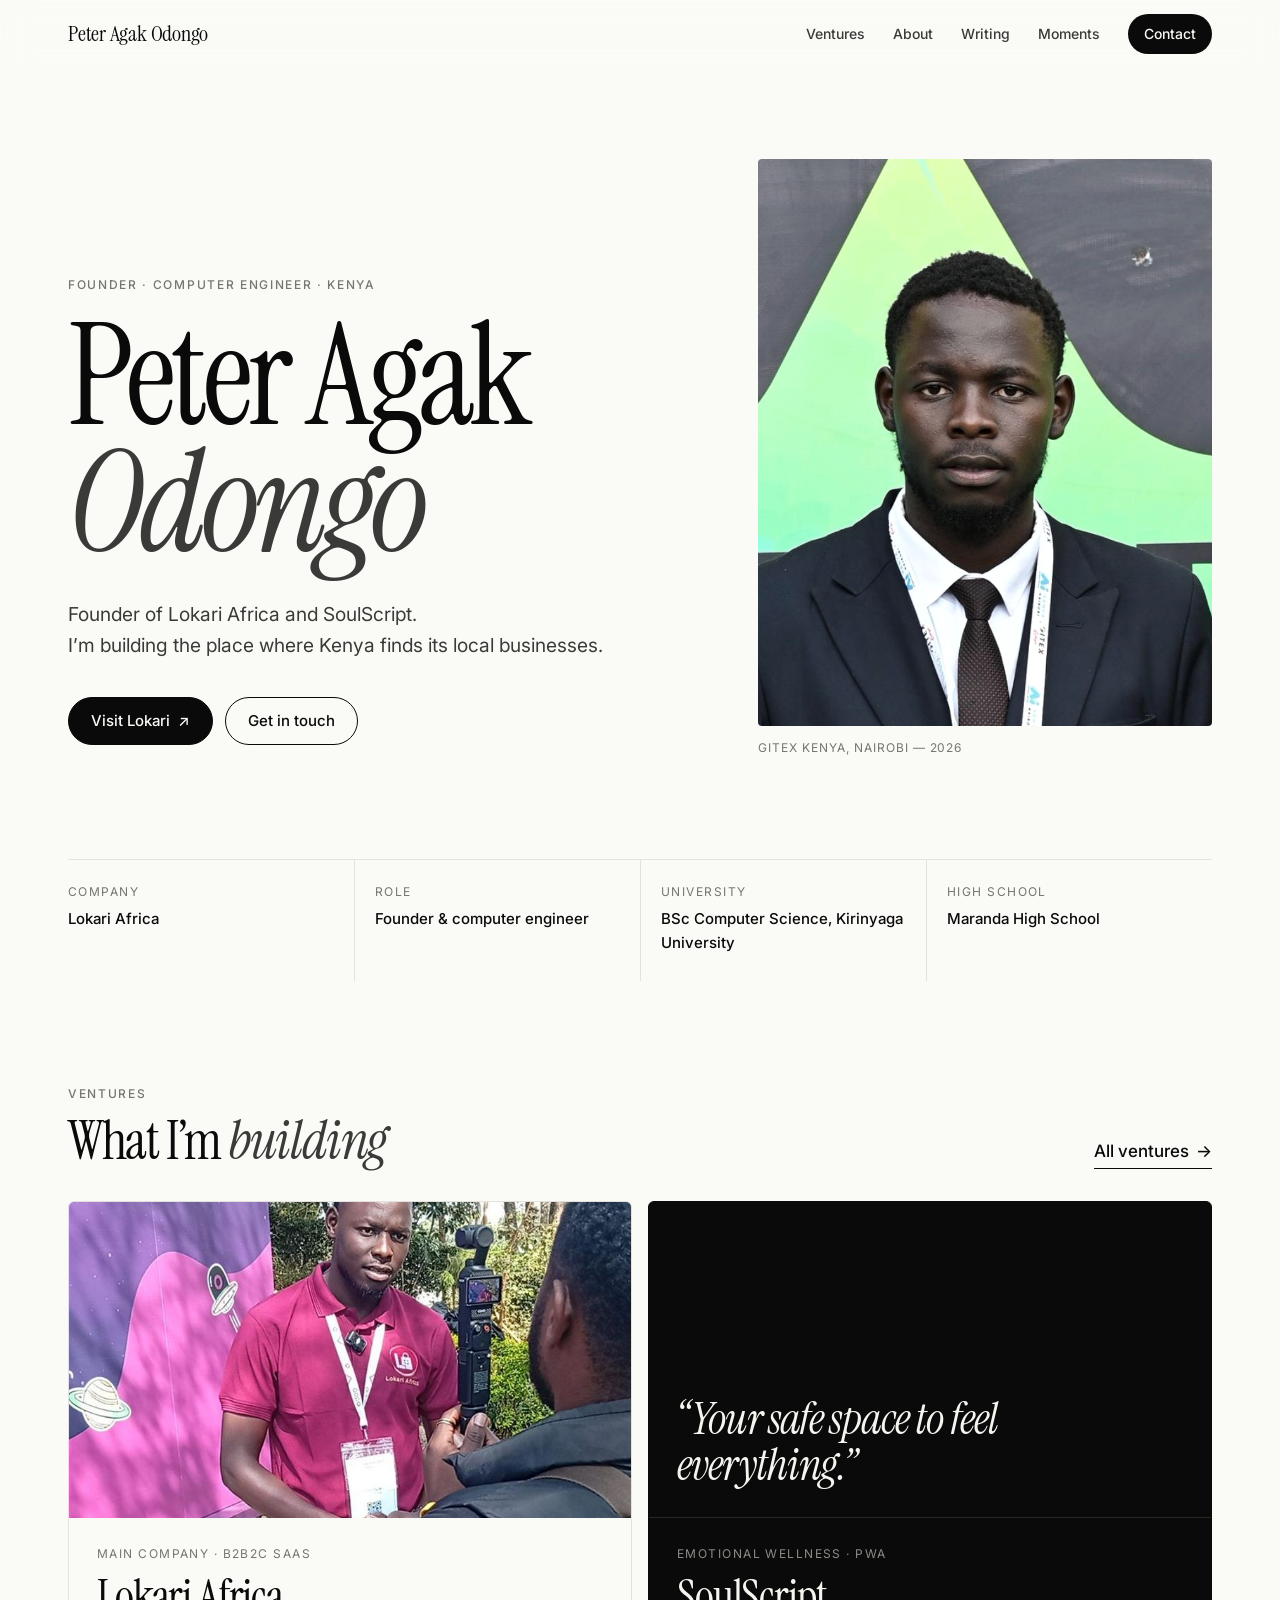
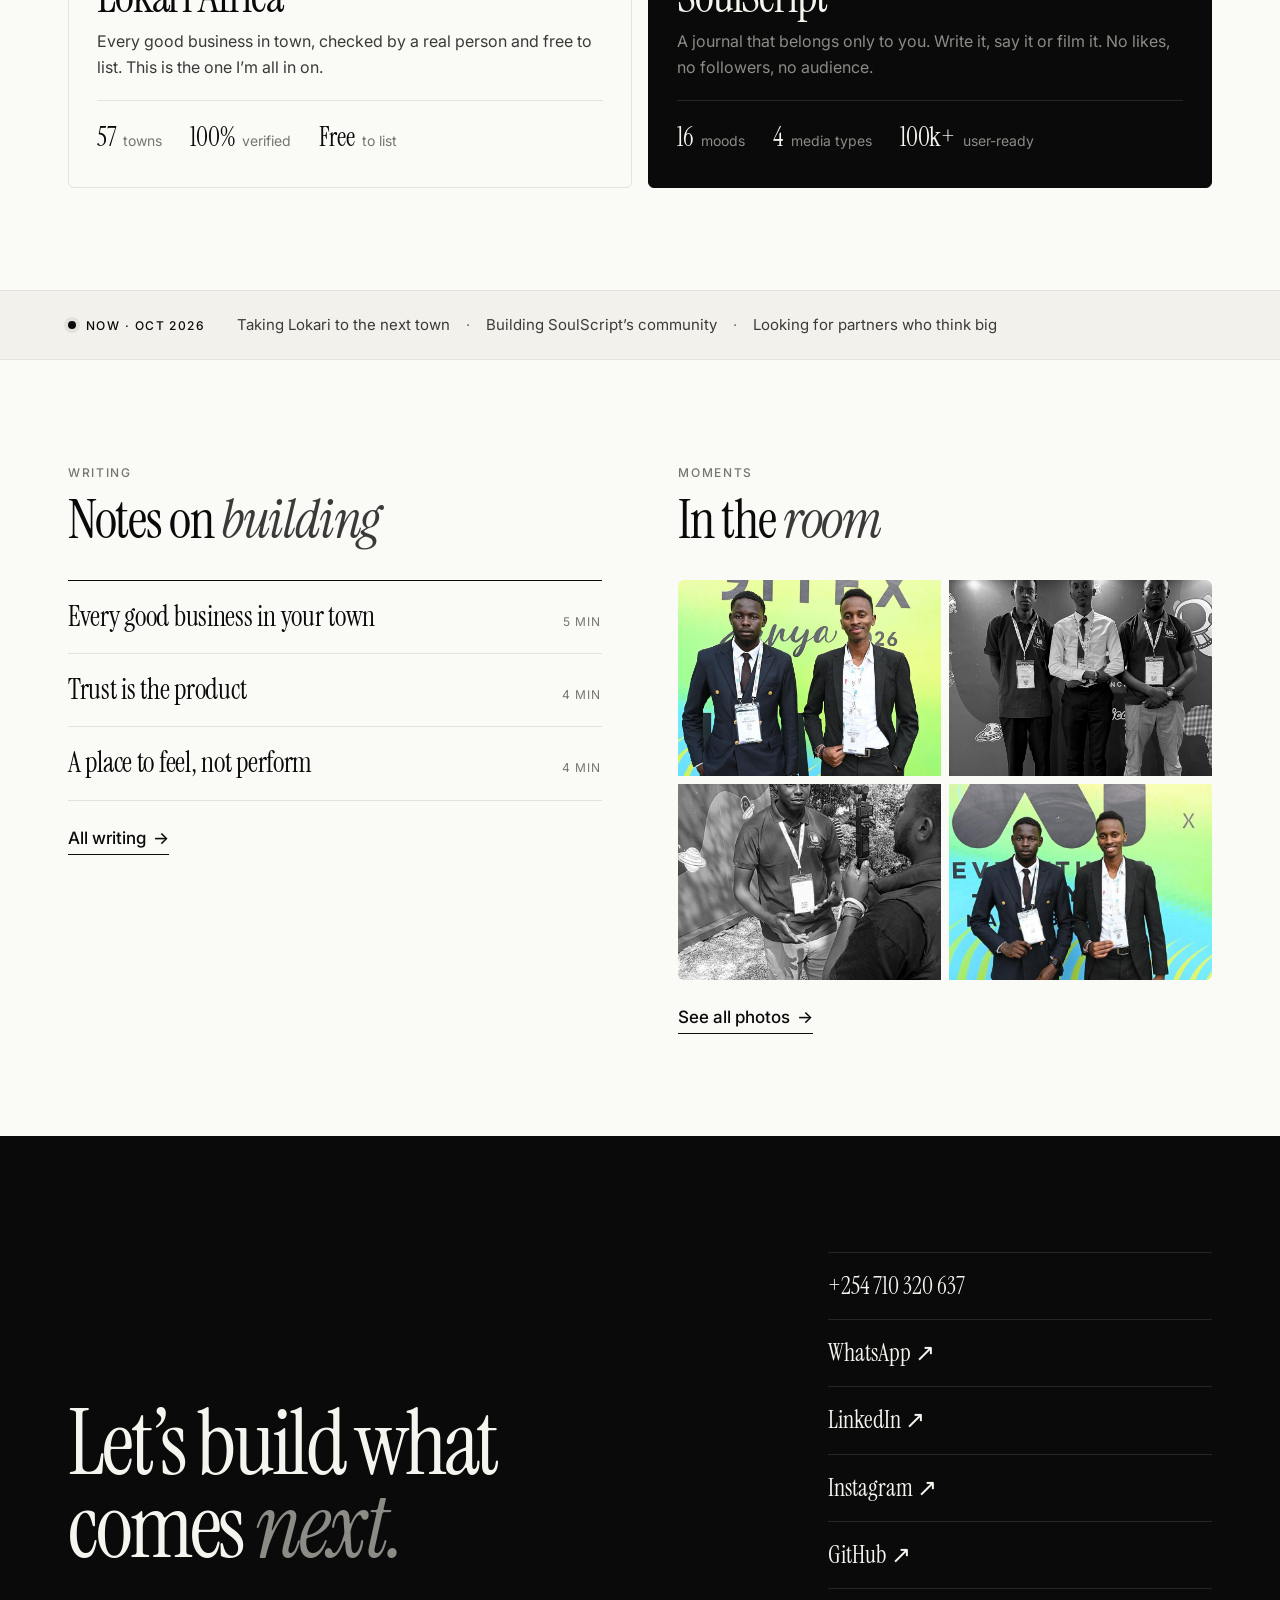
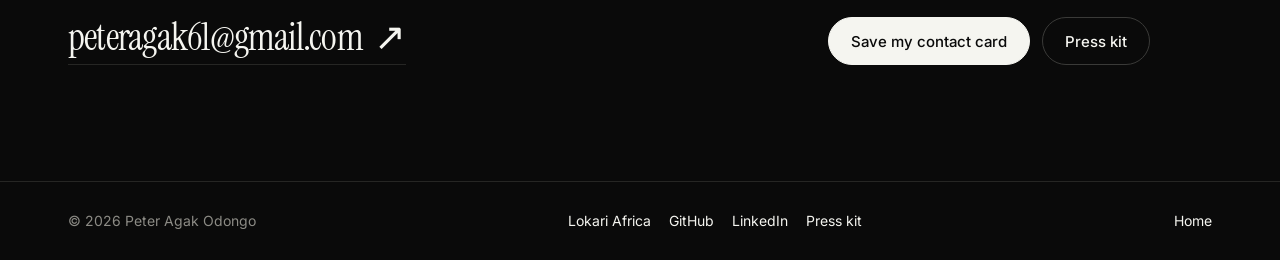
<file: index.html>
<!doctype html>
<html lang="en">
<head>
  <meta charset="utf-8">
  <meta name="viewport" content="width=device-width, initial-scale=1">
  <title>Peter Agak Odongo — Founder of Lokari Africa &amp; SoulScript</title>
  <meta name="description" content="Peter Agak Odongo is a Kenyan founder and computer engineer behind Lokari Africa, a marketplace of verified local businesses in 57 towns, and SoulScript.">
  <meta name="author" content="Peter Agak Odongo">
  <meta name="robots" content="index, follow, max-image-preview:large">
  <link rel="canonical" href="https://peteragakodongo.vercel.app/">
  <meta property="og:site_name" content="Peter Agak Odongo">
  <meta property="og:locale" content="en_KE">
  <meta property="og:type" content="profile">
  <meta property="og:title" content="Peter Agak Odongo — Founder of Lokari Africa &amp; SoulScript">
  <meta property="og:description" content="Peter Agak Odongo is a Kenyan founder and computer engineer behind Lokari Africa, a marketplace of verified local businesses in 57 towns, and SoulScript.">
  <meta property="og:url" content="https://peteragakodongo.vercel.app/">
  <meta property="og:image" content="https://peteragakodongo.vercel.app/assets/img/og.jpg">
  <meta property="og:image:width" content="1200">
  <meta property="og:image:height" content="630">
  <meta property="og:image:alt" content="Peter Agak Odongo, founder of Lokari Africa and SoulScript">
  <meta property="profile:first_name" content="Peter">
  <meta property="profile:last_name" content="Odongo">
  <meta name="twitter:card" content="summary_large_image">
  <meta name="twitter:title" content="Peter Agak Odongo — Founder of Lokari Africa &amp; SoulScript">
  <meta name="twitter:description" content="Peter Agak Odongo is a Kenyan founder and computer engineer behind Lokari Africa, a marketplace of verified local businesses in 57 towns, and SoulScript.">
  <meta name="twitter:image" content="https://peteragakodongo.vercel.app/assets/img/og.jpg">
  <link rel="apple-touch-icon" href="assets/img/apple-touch-icon.png">
  <link rel="sitemap" type="application/xml" href="sitemap.xml">
  <link rel="preload" as="image" href="assets/img/hero.jpg" fetchpriority="high">
  <meta name="theme-color" content="#FAFAF7">
  <link rel="icon" href="data:image/svg+xml,%3Csvg xmlns='http://www.w3.org/2000/svg' viewBox='0 0 64 64'%3E%3Crect width='64' height='64' rx='14' fill='%230A0A0A'/%3E%3Ctext x='50%25' y='54%25' text-anchor='middle' dominant-baseline='middle' font-family='Georgia,serif' font-size='30' fill='%23FAFAF7'%3EPO%3C/text%3E%3C/svg%3E">
  <link rel="preconnect" href="https://fonts.googleapis.com">
  <link rel="preconnect" href="https://fonts.gstatic.com" crossorigin>
  <link href="https://fonts.googleapis.com/css2?family=Instrument+Serif:ital@0;1&family=Inter:wght@400;500;600&display=swap" rel="stylesheet">
  <link rel="stylesheet" href="styles.css">
  <script>document.documentElement.classList.add('js')</script>
  <script type="application/ld+json">
  { "@context": "https://schema.org", "@graph": [ { "@type": "WebSite", "@id": "https://peteragakodongo.vercel.app/#website", "url": "https://peteragakodongo.vercel.app/", "name": "Peter Agak Odongo", "inLanguage": "en", "publisher": { "@id": "https://peteragakodongo.vercel.app/#peter" } }, { "@type": "ProfilePage", "@id": "https://peteragakodongo.vercel.app/#profile", "url": "https://peteragakodongo.vercel.app/", "name": "Peter Agak Odongo", "mainEntity": { "@id": "https://peteragakodongo.vercel.app/#peter" }, "isPartOf": { "@id": "https://peteragakodongo.vercel.app/#website" } }, { "@type": "Person", "@id": "https://peteragakodongo.vercel.app/#peter", "name": "Peter Agak Odongo", "alternateName": ["Peter Odongo", "Agak Peter Odongo"], "givenName": "Peter", "familyName": "Odongo", "url": "https://peteragakodongo.vercel.app/", "image": "https://peteragakodongo.vercel.app/assets/img/hero.jpg", "email": "mailto:peteragak61@gmail.com", "telephone": "+254710320637", "jobTitle": "Founder and Computer Engineer", "description": "Kenyan founder and computer engineer. Founder of Lokari Africa and SoulScript. Maranda High School alumnus with a BSc in Computer Science from Kirinyaga University.", "nationality": { "@type": "Country", "name": "Kenya" }, "address": { "@type": "PostalAddress", "addressCountry": "KE" }, "worksFor": { "@id": "https://peteragakodongo.vercel.app/#lokari" }, "alumniOf": [ { "@type": "CollegeOrUniversity", "name": "Kirinyaga University", "sameAs": "https://www.kyu.ac.ke/" }, { "@type": "HighSchool", "name": "Maranda High School" } ], "hasCredential": { "@type": "EducationalOccupationalCredential", "credentialCategory": "degree", "name": "Bachelor of Science in Computer Science", "recognizedBy": { "@type": "CollegeOrUniversity", "name": "Kirinyaga University" } }, "knowsAbout": ["Software engineering", "Computer engineering", "SaaS", "B2B2C marketplaces", "Local commerce", "EdTech", "Startups in Africa", "Privacy-first product design", "TypeScript", "React", "Node.js", "Laravel", "PostgreSQL", "Supabase"], "sameAs": ["https://www.linkedin.com/in/peter-odongo-0024b2290", "https://github.com/Khalick", "https://www.instagram.com/a.gak__"] }, { "@type": "Organization", "@id": "https://peteragakodongo.vercel.app/#lokari", "name": "Lokari Africa", "alternateName": "Lokari", "url": "https://www.lokari.co.ke/", "description": "Kenya's trusted marketplace for local commerce: a B2B2C platform of human-verified local businesses across 57 Kenyan towns. Free to list.", "founder": { "@id": "https://peteragakodongo.vercel.app/#peter" }, "areaServed": { "@type": "Country", "name": "Kenya" }, "sameAs": ["https://instagram.com/lokari_kenya", "https://x.com/bizhub_net", "https://www.facebook.com/profile.php?id=61588979216091"] }, { "@type": "Organization", "@id": "https://peteragakodongo.vercel.app/#soulscript", "name": "SoulScript", "description": "A privacy-first emotional journaling platform. Write it, say it or film it, kept private behind a PIN or fingerprint.", "founder": { "@id": "https://peteragakodongo.vercel.app/#peter" }, "sameAs": ["https://github.com/Khalick/soul-script"] } ] }
  </script>
</head>
<body>

  <header class="nav">
    <div class="wrap nav__inner">
      <a href="./" class="nav__mark" aria-label="Peter Agak Odongo, home">Peter Agak Odongo</a>
      <button class="nav__toggle" type="button" aria-expanded="false" aria-controls="nav-links"><span></span><span></span><span class="sr-only">Menu</span></button>
      <nav class="nav__links" id="nav-links" aria-label="Primary">
        <a href="ventures.html">Ventures</a>
        <a href="about.html">About</a>
        <a href="writing.html">Writing</a>
        <a href="moments.html">Moments</a>
        <a href="contact.html" class="nav__cta">Contact</a>
      </nav>
    </div>
  </header>

  <main>

    <!-- HERO -->
    <section class="hero">
      <div class="wrap hero__grid">
        <div class="hero__copy">
          <p class="eyebrow reveal">Founder · Computer Engineer · Kenya</p>
          <h1 class="hero__title reveal">Peter Agak<br><em>Odongo</em></h1>
          <p class="hero__lede reveal">Founder of Lokari Africa and SoulScript.<br>I’m building the place where Kenya finds its local businesses.</p>
          <div class="hero__actions reveal">
            <a class="btn btn--solid" href="https://www.lokari.co.ke/" target="_blank" rel="noopener">Visit Lokari <span aria-hidden="true">↗</span></a>
            <a class="btn btn--ghost" href="contact.html">Get in touch</a>
          </div>
        </div>
        <figure class="hero__portrait reveal">
          <img src="assets/img/hero.jpg" alt="Peter Agak Odongo in a navy double-breasted suit at GITEX Kenya 2026" width="720" height="1080" fetchpriority="high">
          <figcaption>GITEX Kenya, Nairobi — 2026</figcaption>
        </figure>
      </div>

      <dl class="wrap facts reveal">
        <div><dt>Company</dt><dd>Lokari Africa</dd></div>
        <div><dt>Role</dt><dd>Founder &amp; computer engineer</dd></div>
        <div><dt>University</dt><dd>BSc Computer Science, Kirinyaga University</dd></div>
        <div><dt>High school</dt><dd>Maranda High School</dd></div>
      </dl>
    </section>

    <!-- VENTURES (summary) -->
    <section class="home-block">
      <div class="wrap">
        <header class="home-head reveal">
          <div>
            <p class="eyebrow">Ventures</p>
            <h2 class="home-title">What I’m <em>building</em></h2>
          </div>
          <a class="link-arrow" href="ventures.html">All ventures <span aria-hidden="true">→</span></a>
        </header>

        <div class="vcards">
          <a class="vcard reveal" href="ventures.html">
            <div class="vcard__media"><img src="assets/img/lokari-interview.jpg" alt="Peter speaking to KBC about Lokari Africa" loading="lazy" decoding="async" width="900" height="1167"></div>
            <div class="vcard__body">
              <p class="vcard__meta">Main company · B2B2C SaaS</p>
              <h3>Lokari Africa</h3>
              <p>Every good business in town, checked by a real person and free to list. This is the one I’m all in on.</p>
              <ul class="vcard__stats">
                <li><strong>57</strong> towns</li>
                <li><strong>100%</strong> verified</li>
                <li><strong>Free</strong> to list</li>
              </ul>
            </div>
          </a>

          <a class="vcard vcard--dark reveal" href="ventures.html">
            <div class="vcard__quote">“Your safe space to feel everything.”</div>
            <div class="vcard__body">
              <p class="vcard__meta">Emotional wellness · PWA</p>
              <h3>SoulScript</h3>
              <p>A journal that belongs only to you. Write it, say it or film it. No likes, no followers, no audience.</p>
              <ul class="vcard__stats">
                <li><strong>16</strong> moods</li>
                <li><strong>4</strong> media types</li>
                <li><strong>100k+</strong> user-ready</li>
              </ul>
            </div>
          </a>
        </div>

      </div>
    </section>

    <!-- NOW (strip) -->
    <section class="now-strip">
      <div class="wrap now-strip__inner reveal">
        <p class="now-strip__label"><span class="now-strip__dot"></span>Now · Oct 2026</p>
        <ul>
          <li>Taking Lokari to the next town</li>
          <li>Building SoulScript’s community</li>
          <li>Looking for partners who think big</li>
        </ul>
      </div>
    </section>

    <!-- WRITING + MOMENTS -->
    <section class="home-block">
      <div class="wrap split">
        <div class="split__col reveal">
          <header class="home-head">
            <div>
              <p class="eyebrow">Writing</p>
              <h2 class="home-title">Notes on <em>building</em></h2>
            </div>
          </header>
          <ul class="post-list">
            <li><a href="writing/every-good-business.html"><span class="post-list__title">Every good business in your town</span><span class="post-list__meta">5 min</span></a></li>
            <li><a href="writing/trust-is-the-product.html"><span class="post-list__title">Trust is the product</span><span class="post-list__meta">4 min</span></a></li>
            <li><a href="writing/a-place-to-feel.html"><span class="post-list__title">A place to feel, not perform</span><span class="post-list__meta">4 min</span></a></li>
          </ul>
          <a class="link-arrow" href="writing.html">All writing <span aria-hidden="true">→</span></a>
        </div>

        <div class="split__col reveal">
          <header class="home-head">
            <div>
              <p class="eyebrow">Moments</p>
              <h2 class="home-title">In the <em>room</em></h2>
            </div>
          </header>
          <a class="mosaic" href="moments.html" aria-label="See all photos">
            <img src="assets/img/gitex-duo.jpg" alt="At GITEX Kenya 2026" loading="lazy" decoding="async">
            <img class="mono" src="assets/img/lokari-team.jpg" alt="Team Lokari at Odoo Experience Africa" loading="lazy" decoding="async">
            <img class="mono" src="assets/img/interview-wide.jpg" alt="KBC interview about Lokari" loading="lazy" decoding="async">
            <img src="assets/img/gitex-ai.jpg" alt="At AI Everything Kenya" loading="lazy" decoding="async">
          </a>
          <a class="link-arrow" href="moments.html">See all photos <span aria-hidden="true">→</span></a>
        </div>
      </div>
    </section>

    <!-- CONTACT (compact) -->
    <section class="contact contact--compact">
      <div class="wrap contact-compact">
        <div class="reveal">
          <h2 class="contact__title">Let’s build what<br>comes <em>next.</em></h2>
          <a class="contact__email" href="mailto:peteragak61@gmail.com">peteragak61@gmail.com <span aria-hidden="true">↗</span></a>
        </div>
        <div class="contact-compact__side reveal">
          <ul class="contact-compact__links">
            <li><a href="tel:+254710320637">+254 710 320 637</a></li>
            <li><a href="https://wa.me/254710320637" target="_blank" rel="noopener">WhatsApp ↗</a></li>
            <li><a href="https://www.linkedin.com/in/peter-odongo-0024b2290" target="_blank" rel="me noopener">LinkedIn ↗</a></li>
            <li><a href="https://www.instagram.com/a.gak__" target="_blank" rel="me noopener">Instagram ↗</a></li>
            <li><a href="https://github.com/Khalick" target="_blank" rel="me noopener">GitHub ↗</a></li>
          </ul>
          <div class="contact__actions">
            <button class="btn btn--light" id="save-contact" type="button">Save my contact card</button>
            <a class="btn btn--outline-light" href="press.html">Press kit</a>
          </div>
        </div>
      </div>
    </section>
  </main>

  <footer class="footer">
    <div class="wrap footer__inner">
      <span>&copy; <span id="year">2026</span> Peter Agak Odongo</span>
      <span class="footer__links"><a href="https://www.lokari.co.ke/" target="_blank" rel="noopener">Lokari Africa</a><a href="https://github.com/Khalick" target="_blank" rel="me noopener">GitHub</a><a href="https://www.linkedin.com/in/peter-odongo-0024b2290" target="_blank" rel="me noopener">LinkedIn</a><a href="press.html">Press kit</a></span>
      <a href="./">Home</a>
    </div>
  </footer>

  <script src="script.js"></script>
</body>
</html>
</file>
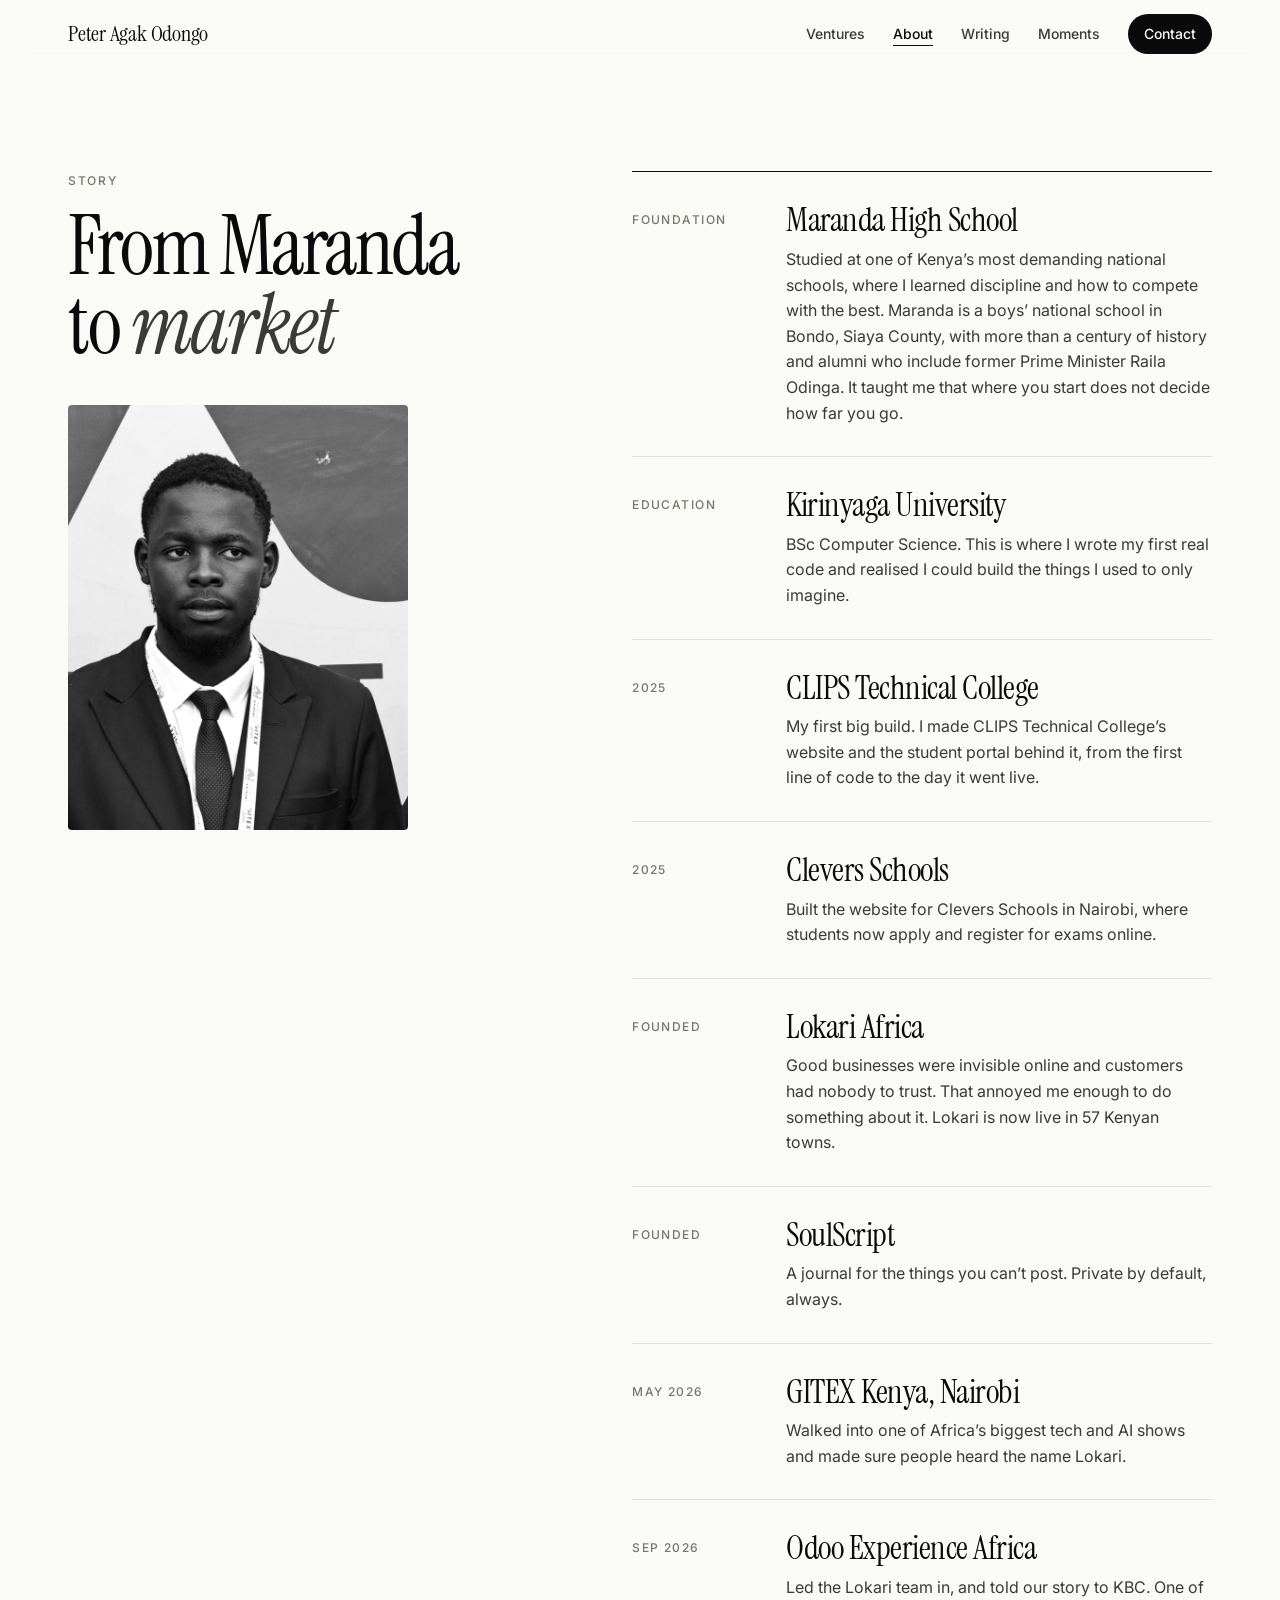
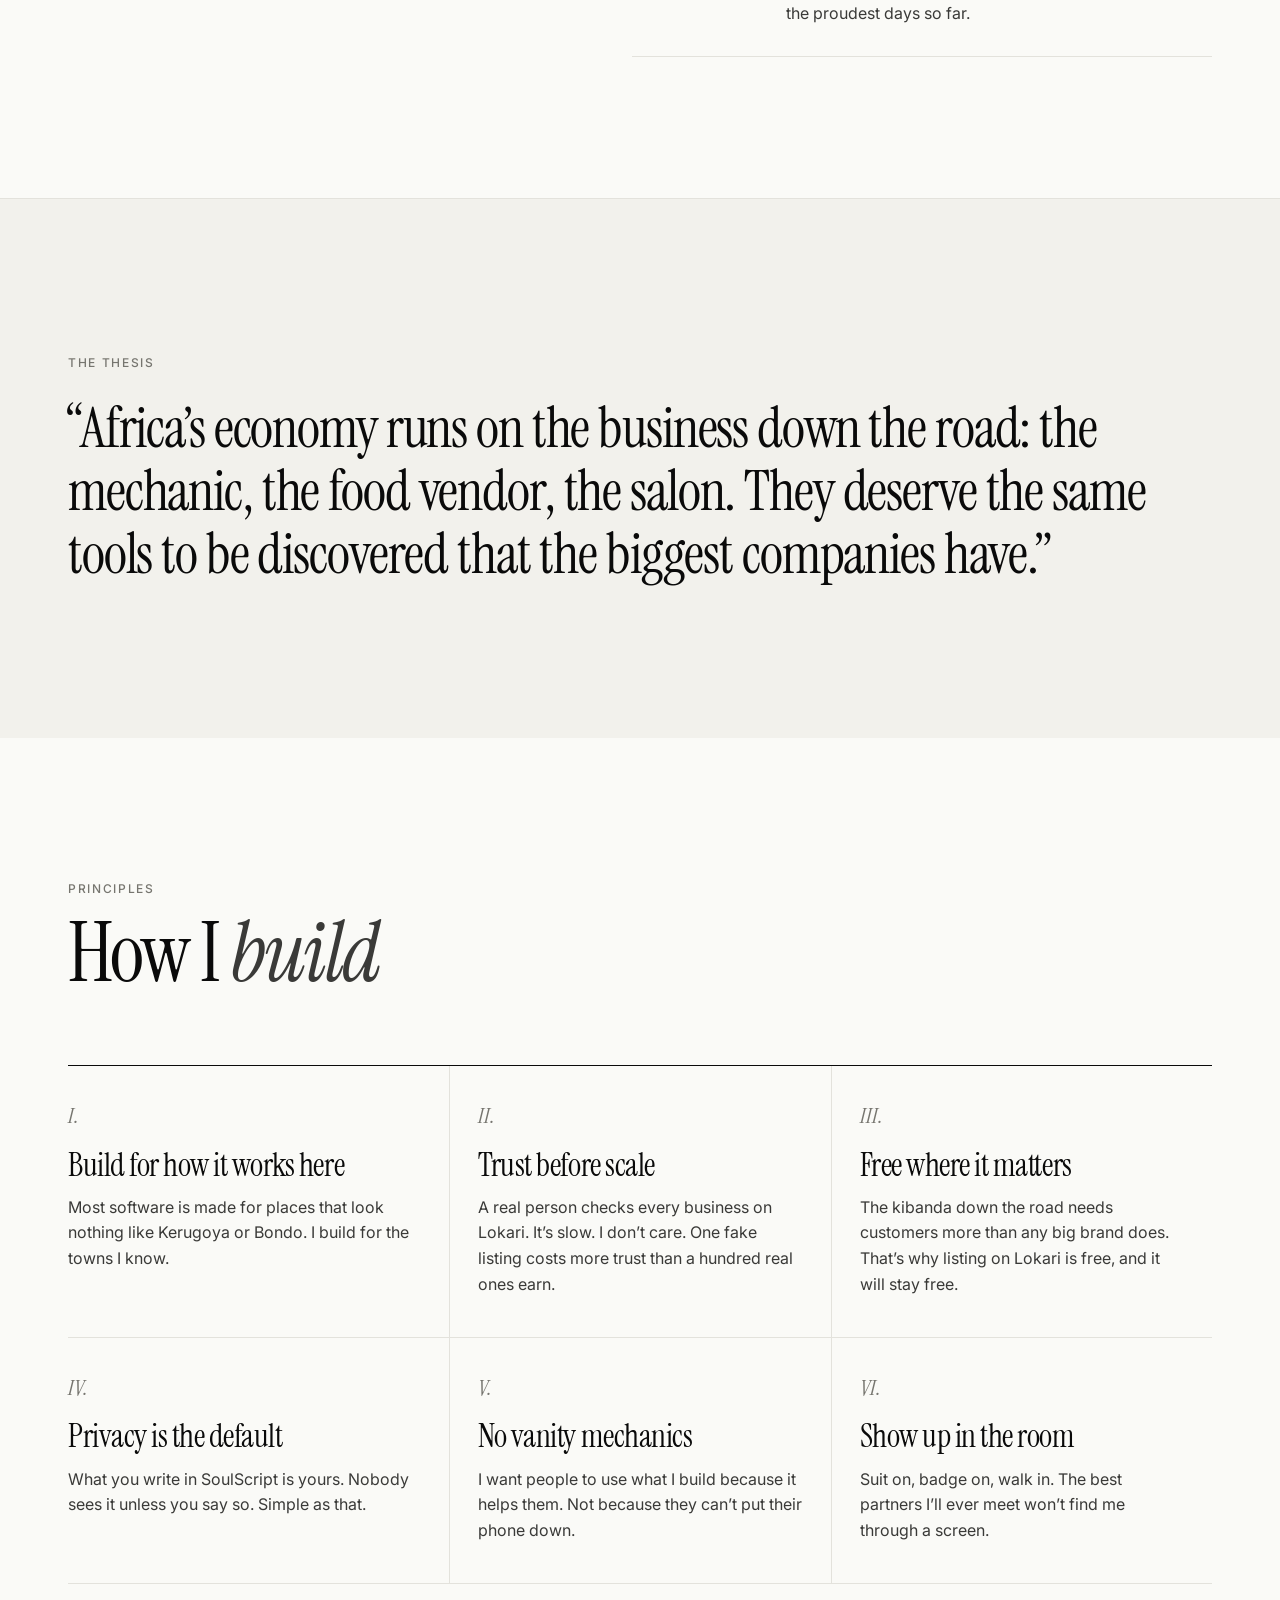
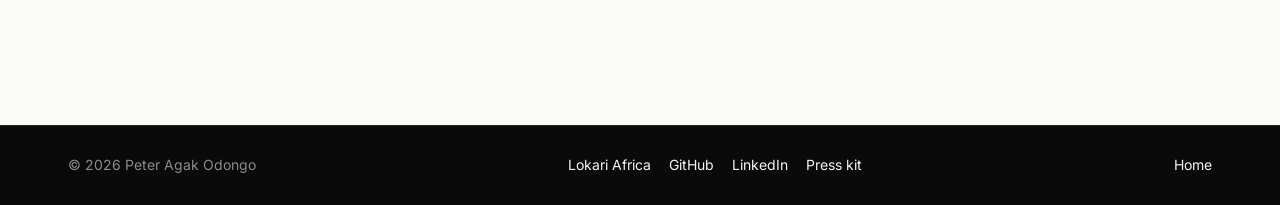
<file: about.html>
<!doctype html>
<html lang="en">
<head>
  <meta charset="utf-8">
  <meta name="viewport" content="width=device-width, initial-scale=1">
  <title>About Peter Agak Odongo — Story &amp; Principles</title>
  <meta name="description" content="The story of Peter Agak Odongo: Maranda High School, Computer Science at Kirinyaga University, then founding Lokari Africa and SoulScript.">
  <meta name="author" content="Peter Agak Odongo">
  <meta name="robots" content="index, follow, max-image-preview:large">
  <link rel="canonical" href="https://peteragakodongo.vercel.app/about.html">
  <meta property="og:site_name" content="Peter Agak Odongo">
  <meta property="og:locale" content="en_KE">
  <meta property="og:type" content="profile">
  <meta property="og:title" content="About Peter Agak Odongo — Story &amp; Principles">
  <meta property="og:description" content="The story of Peter Agak Odongo: Maranda High School, Computer Science at Kirinyaga University, then founding Lokari Africa and SoulScript.">
  <meta property="og:url" content="https://peteragakodongo.vercel.app/about.html">
  <meta property="og:image" content="https://peteragakodongo.vercel.app/assets/img/og.jpg">
  <meta property="og:image:width" content="1200">
  <meta property="og:image:height" content="630">
  <meta property="og:image:alt" content="Peter Agak Odongo, founder of Lokari Africa and SoulScript">
  <meta property="profile:first_name" content="Peter">
  <meta property="profile:last_name" content="Odongo">
  <meta name="twitter:card" content="summary_large_image">
  <meta name="twitter:title" content="About Peter Agak Odongo — Story &amp; Principles">
  <meta name="twitter:description" content="The story of Peter Agak Odongo: Maranda High School, Computer Science at Kirinyaga University, then founding Lokari Africa and SoulScript.">
  <meta name="twitter:image" content="https://peteragakodongo.vercel.app/assets/img/og.jpg">
  <link rel="apple-touch-icon" href="assets/img/apple-touch-icon.png">
  <link rel="sitemap" type="application/xml" href="sitemap.xml">
  <meta name="theme-color" content="#FAFAF7">
  <link rel="icon" href="data:image/svg+xml,%3Csvg xmlns='http://www.w3.org/2000/svg' viewBox='0 0 64 64'%3E%3Crect width='64' height='64' rx='14' fill='%230A0A0A'/%3E%3Ctext x='50%25' y='54%25' text-anchor='middle' dominant-baseline='middle' font-family='Georgia,serif' font-size='30' fill='%23FAFAF7'%3EPO%3C/text%3E%3C/svg%3E">
  <link rel="preconnect" href="https://fonts.googleapis.com">
  <link rel="preconnect" href="https://fonts.gstatic.com" crossorigin>
  <link href="https://fonts.googleapis.com/css2?family=Instrument+Serif:ital@0;1&family=Inter:wght@400;500;600&display=swap" rel="stylesheet">
  <link rel="stylesheet" href="styles.css">
  <script>document.documentElement.classList.add('js')</script>
  <script type="application/ld+json">
  { "@context": "https://schema.org", "@graph": [ { "@type": "AboutPage", "url": "https://peteragakodongo.vercel.app/about.html", "mainEntity": { "@id": "https://peteragakodongo.vercel.app/#peter" } }, { "@type": "Person", "@id": "https://peteragakodongo.vercel.app/#peter", "name": "Peter Agak Odongo", "alternateName": ["Peter Odongo", "Agak Peter Odongo"], "givenName": "Peter", "familyName": "Odongo", "url": "https://peteragakodongo.vercel.app/", "image": "https://peteragakodongo.vercel.app/assets/img/hero.jpg", "email": "mailto:peteragak61@gmail.com", "telephone": "+254710320637", "jobTitle": "Founder and Computer Engineer", "description": "Kenyan founder and computer engineer. Founder of Lokari Africa and SoulScript. Maranda High School alumnus with a BSc in Computer Science from Kirinyaga University.", "nationality": { "@type": "Country", "name": "Kenya" }, "address": { "@type": "PostalAddress", "addressCountry": "KE" }, "worksFor": { "@id": "https://peteragakodongo.vercel.app/#lokari" }, "alumniOf": [ { "@type": "CollegeOrUniversity", "name": "Kirinyaga University", "sameAs": "https://www.kyu.ac.ke/" }, { "@type": "HighSchool", "name": "Maranda High School" } ], "hasCredential": { "@type": "EducationalOccupationalCredential", "credentialCategory": "degree", "name": "Bachelor of Science in Computer Science", "recognizedBy": { "@type": "CollegeOrUniversity", "name": "Kirinyaga University" } }, "knowsAbout": ["Software engineering", "Computer engineering", "SaaS", "B2B2C marketplaces", "Local commerce", "EdTech", "Startups in Africa", "Privacy-first product design", "TypeScript", "React", "Node.js", "Laravel", "PostgreSQL", "Supabase"], "sameAs": ["https://www.linkedin.com/in/peter-odongo-0024b2290", "https://github.com/Khalick", "https://www.instagram.com/a.gak__"] }, { "@type": "BreadcrumbList", "itemListElement": [ { "@type": "ListItem", "position": 1, "name": "Home", "item": "https://peteragakodongo.vercel.app/" }, { "@type": "ListItem", "position": 2, "name": "About", "item": "https://peteragakodongo.vercel.app/about.html" } ] } ] }
  </script>
</head>
<body class="subpage">

  <header class="nav">
    <div class="wrap nav__inner">
      <a href="./" class="nav__mark" aria-label="Peter Agak Odongo, home">Peter Agak Odongo</a>
      <button class="nav__toggle" type="button" aria-expanded="false" aria-controls="nav-links"><span></span><span></span><span class="sr-only">Menu</span></button>
      <nav class="nav__links" id="nav-links" aria-label="Primary">
        <a href="ventures.html">Ventures</a>
        <a href="about.html" aria-current="page">About</a>
        <a href="writing.html">Writing</a>
        <a href="moments.html">Moments</a>
        <a href="contact.html" class="nav__cta">Contact</a>
      </nav>
    </div>
  </header>

  <main>
    <section class="section" id="story">
      <div class="wrap story">
        <header class="section__head story__head">
          <p class="eyebrow reveal">Story</p>
          <h1 class="section__title reveal">From Maranda<br>to <em>market</em></h1>
          <figure class="story__portrait reveal">
            <img src="assets/img/portrait-2.jpg" alt="Portrait of Peter Agak Odongo in a navy suit and tie" loading="lazy" decoding="async" width="720" height="1000">
          </figure>
        </header>

        <ol class="timeline">
          <li class="reveal">
            <span class="timeline__when">Foundation</span>
            <div>
              <h3>Maranda High School</h3>
              <p>Studied at one of Kenya’s most demanding national schools, where I learned discipline and how to compete with the best. Maranda is a boys’ national school in Bondo, Siaya County, with more than a century of history and alumni who include former Prime Minister Raila Odinga. It taught me that where you start does not decide how far you go.</p>
            </div>
          </li>
          <li class="reveal">
            <span class="timeline__when">Education</span>
            <div>
              <h3>Kirinyaga University</h3>
              <p>BSc Computer Science. This is where I wrote my first real code and realised I could build the things I used to only imagine.</p>
            </div>
          </li>
          <li class="reveal">
            <span class="timeline__when">2025</span>
            <div>
              <h3>CLIPS Technical College</h3>
              <p>My first big build. I made CLIPS Technical College’s website and the student portal behind it, from the first line of code to the day it went live.</p>
            </div>
          </li>
          <li class="reveal">
            <span class="timeline__when">2025</span>
            <div>
              <h3>Clevers Schools</h3>
              <p>Built the website for Clevers Schools in Nairobi, where students now apply and register for exams online.</p>
            </div>
          </li>
          <li class="reveal">
            <span class="timeline__when">Founded</span>
            <div>
              <h3>Lokari Africa</h3>
              <p>Good businesses were invisible online and customers had nobody to trust. That annoyed me enough to do something about it. Lokari is now live in 57 Kenyan towns.</p>
            </div>
          </li>
          <li class="reveal">
            <span class="timeline__when">Founded</span>
            <div>
              <h3>SoulScript</h3>
              <p>A journal for the things you can’t post. Private by default, always.</p>
            </div>
          </li>
          <li class="reveal">
            <span class="timeline__when">May 2026</span>
            <div>
              <h3>GITEX Kenya, Nairobi</h3>
              <p>Walked into one of Africa’s biggest tech and AI shows and made sure people heard the name Lokari.</p>
            </div>
          </li>
          <li class="reveal">
            <span class="timeline__when">Sep 2026</span>
            <div>
              <h3>Odoo Experience Africa</h3>
              <p>Led the Lokari team in, and told our story to KBC. One of the proudest days so far.</p>
            </div>
          </li>
        </ol>
      </div>
    </section>
    <section class="thesis">
      <div class="wrap">
        <p class="eyebrow reveal">The thesis</p>
        <blockquote class="thesis__quote reveal">
          “Africa’s economy runs on the business down the road: the mechanic, the food vendor, the salon. They deserve the same tools to be discovered that the biggest companies have.”
        </blockquote>
      </div>
    </section>
    <section class="section" id="principles">
      <div class="wrap">
        <header class="section__head">
          <p class="eyebrow reveal">Principles</p>
          <h2 class="section__title reveal">How I <em>build</em></h2>
        </header>
        <ol class="principles">
          <li class="reveal">
            <span class="principles__n">I.</span>
            <h3>Build for how it works here</h3>
            <p>Most software is made for places that look nothing like Kerugoya or Bondo. I build for the towns I know.</p>
          </li>
          <li class="reveal">
            <span class="principles__n">II.</span>
            <h3>Trust before scale</h3>
            <p>A real person checks every business on Lokari. It’s slow. I don’t care. One fake listing costs more trust than a hundred real ones earn.</p>
          </li>
          <li class="reveal">
            <span class="principles__n">III.</span>
            <h3>Free where it matters</h3>
            <p>The kibanda down the road needs customers more than any big brand does. That’s why listing on Lokari is free, and it will stay free.</p>
          </li>
          <li class="reveal">
            <span class="principles__n">IV.</span>
            <h3>Privacy is the default</h3>
            <p>What you write in SoulScript is yours. Nobody sees it unless you say so. Simple as that.</p>
          </li>
          <li class="reveal">
            <span class="principles__n">V.</span>
            <h3>No vanity mechanics</h3>
            <p>I want people to use what I build because it helps them. Not because they can’t put their phone down.</p>
          </li>
          <li class="reveal">
            <span class="principles__n">VI.</span>
            <h3>Show up in the room</h3>
            <p>Suit on, badge on, walk in. The best partners I’ll ever meet won’t find me through a screen.</p>
          </li>
        </ol>
      </div>
    </section>
  </main>

  <footer class="footer">
    <div class="wrap footer__inner">
      <span>&copy; <span id="year">2026</span> Peter Agak Odongo</span>
      <span class="footer__links"><a href="https://www.lokari.co.ke/" target="_blank" rel="noopener">Lokari Africa</a><a href="https://github.com/Khalick" target="_blank" rel="me noopener">GitHub</a><a href="https://www.linkedin.com/in/peter-odongo-0024b2290" target="_blank" rel="me noopener">LinkedIn</a><a href="press.html">Press kit</a></span>
      <a href="./">Home</a>
    </div>
  </footer>

  <script src="script.js"></script>
</body>
</html>
</file>
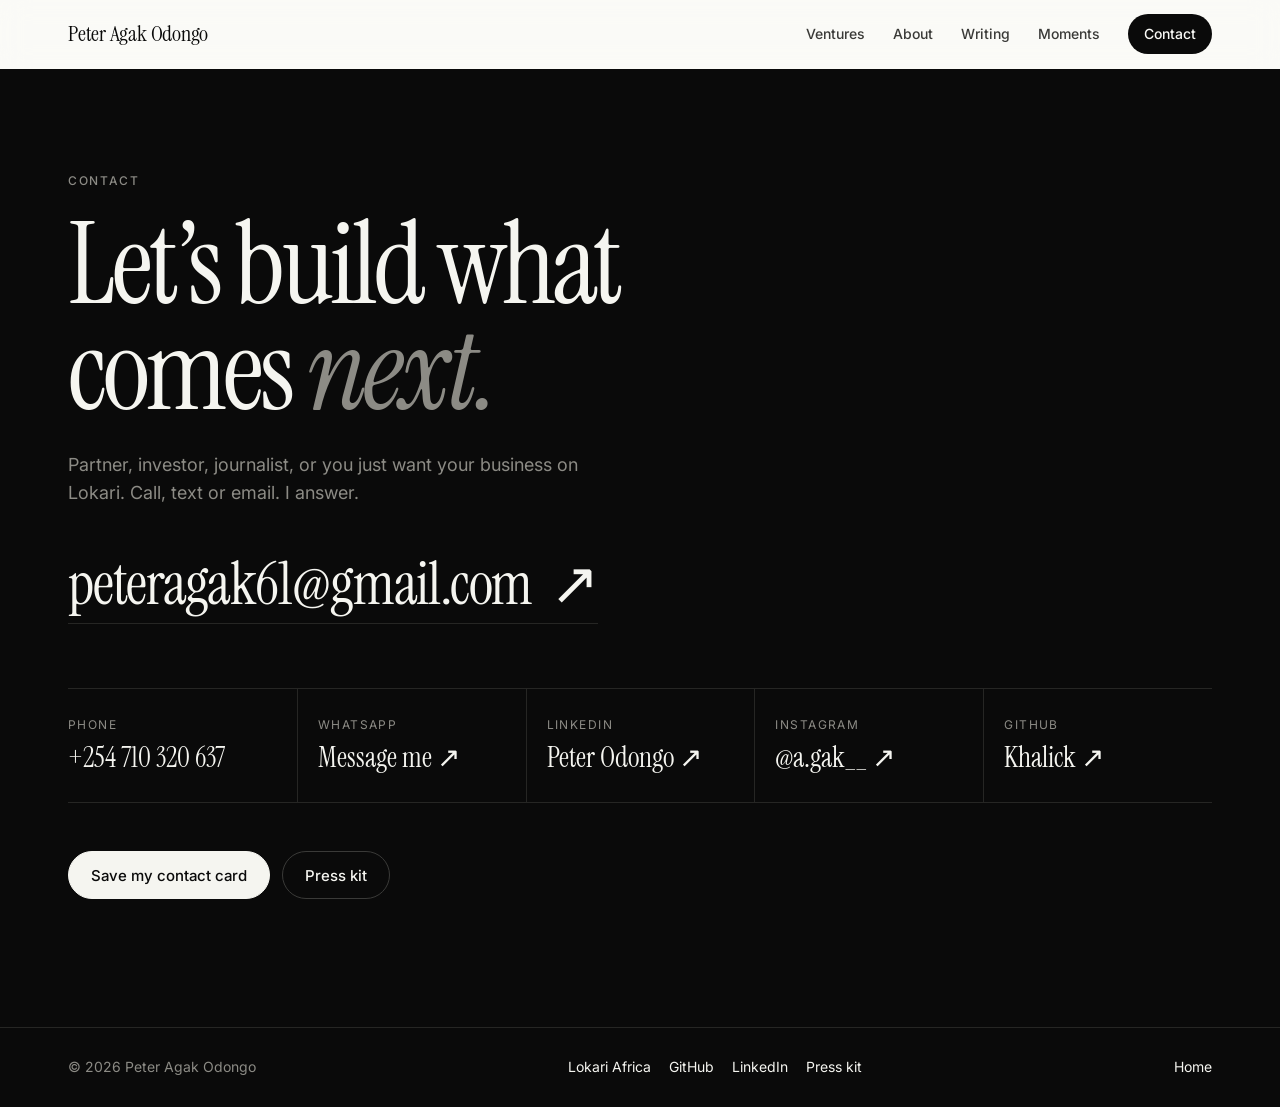
<file: contact.html>
<!doctype html>
<html lang="en">
<head>
  <meta charset="utf-8">
  <meta name="viewport" content="width=device-width, initial-scale=1">
  <title>Contact Peter Agak Odongo</title>
  <meta name="description" content="Contact Peter Agak Odongo, founder of Lokari Africa, for partnerships, investment, press, speaking, or listing your business on Lokari.">
  <meta name="author" content="Peter Agak Odongo">
  <meta name="robots" content="index, follow, max-image-preview:large">
  <link rel="canonical" href="https://peteragakodongo.vercel.app/contact.html">
  <meta property="og:site_name" content="Peter Agak Odongo">
  <meta property="og:locale" content="en_KE">
  <meta property="og:type" content="website">
  <meta property="og:title" content="Contact Peter Agak Odongo">
  <meta property="og:description" content="Contact Peter Agak Odongo, founder of Lokari Africa, for partnerships, investment, press, speaking, or listing your business on Lokari.">
  <meta property="og:url" content="https://peteragakodongo.vercel.app/contact.html">
  <meta property="og:image" content="https://peteragakodongo.vercel.app/assets/img/og.jpg">
  <meta property="og:image:width" content="1200">
  <meta property="og:image:height" content="630">
  <meta property="og:image:alt" content="Peter Agak Odongo, founder of Lokari Africa and SoulScript">
  <meta name="twitter:card" content="summary_large_image">
  <meta name="twitter:title" content="Contact Peter Agak Odongo">
  <meta name="twitter:description" content="Contact Peter Agak Odongo, founder of Lokari Africa, for partnerships, investment, press, speaking, or listing your business on Lokari.">
  <meta name="twitter:image" content="https://peteragakodongo.vercel.app/assets/img/og.jpg">
  <link rel="apple-touch-icon" href="assets/img/apple-touch-icon.png">
  <link rel="sitemap" type="application/xml" href="sitemap.xml">
  <meta name="theme-color" content="#FAFAF7">
  <link rel="icon" href="data:image/svg+xml,%3Csvg xmlns='http://www.w3.org/2000/svg' viewBox='0 0 64 64'%3E%3Crect width='64' height='64' rx='14' fill='%230A0A0A'/%3E%3Ctext x='50%25' y='54%25' text-anchor='middle' dominant-baseline='middle' font-family='Georgia,serif' font-size='30' fill='%23FAFAF7'%3EPO%3C/text%3E%3C/svg%3E">
  <link rel="preconnect" href="https://fonts.googleapis.com">
  <link rel="preconnect" href="https://fonts.gstatic.com" crossorigin>
  <link href="https://fonts.googleapis.com/css2?family=Instrument+Serif:ital@0;1&family=Inter:wght@400;500;600&display=swap" rel="stylesheet">
  <link rel="stylesheet" href="styles.css">
  <script>document.documentElement.classList.add('js')</script>
  <script type="application/ld+json">
  { "@context": "https://schema.org", "@graph": [ { "@type": "ContactPage", "url": "https://peteragakodongo.vercel.app/contact.html", "mainEntity": { "@type": "Person", "name": "Peter Agak Odongo", "email": "mailto:peteragak61@gmail.com", "telephone": "+254710320637" } }, { "@type": "BreadcrumbList", "itemListElement": [ { "@type": "ListItem", "position": 1, "name": "Home", "item": "https://peteragakodongo.vercel.app/" }, { "@type": "ListItem", "position": 2, "name": "Contact", "item": "https://peteragakodongo.vercel.app/contact.html" } ] } ] }
  </script>
</head>
<body class="subpage">

  <header class="nav">
    <div class="wrap nav__inner">
      <a href="./" class="nav__mark" aria-label="Peter Agak Odongo, home">Peter Agak Odongo</a>
      <button class="nav__toggle" type="button" aria-expanded="false" aria-controls="nav-links"><span></span><span></span><span class="sr-only">Menu</span></button>
      <nav class="nav__links" id="nav-links" aria-label="Primary">
        <a href="ventures.html">Ventures</a>
        <a href="about.html">About</a>
        <a href="writing.html">Writing</a>
        <a href="moments.html">Moments</a>
        <a href="contact.html" class="nav__cta" aria-current="page">Contact</a>
      </nav>
    </div>
  </header>

  <main>
    <section class="contact" id="contact">
      <div class="wrap">
        <p class="eyebrow eyebrow--inverse reveal">Contact</p>
        <h1 class="contact__title reveal">Let’s build what<br>comes <em>next.</em></h1>
        <p class="contact__lede reveal">Partner, investor, journalist, or you just want your business on Lokari. Call, text or email. I answer.</p>

        <a class="contact__email reveal" href="mailto:peteragak61@gmail.com">peteragak61@gmail.com <span aria-hidden="true">↗</span></a>

        <div class="contact__grid">
          <a class="contact__item reveal" href="tel:+254710320637">
            <span class="contact__k">Phone</span>
            <span class="contact__v">+254 710 320 637</span>
          </a>
          <a class="contact__item reveal" href="https://wa.me/254710320637" target="_blank" rel="noopener">
            <span class="contact__k">WhatsApp</span>
            <span class="contact__v">Message me <span aria-hidden="true">↗</span></span>
          </a>
          <a class="contact__item reveal" href="https://www.linkedin.com/in/peter-odongo-0024b2290" target="_blank" rel="me noopener">
            <span class="contact__k">LinkedIn</span>
            <span class="contact__v">Peter Odongo <span aria-hidden="true">↗</span></span>
          </a>
          <a class="contact__item reveal" href="https://www.instagram.com/a.gak__" target="_blank" rel="me noopener">
            <span class="contact__k">Instagram</span>
            <span class="contact__v">@a.gak__ <span aria-hidden="true">↗</span></span>
          </a>
          <a class="contact__item reveal" href="https://github.com/Khalick" target="_blank" rel="me noopener">
            <span class="contact__k">GitHub</span>
            <span class="contact__v">Khalick <span aria-hidden="true">↗</span></span>
          </a>
        </div>

        <div class="contact__actions reveal">
          <button class="btn btn--light" id="save-contact" type="button">Save my contact card</button>
          <a class="btn btn--outline-light" href="press.html">Press kit</a>
        </div>
      </div>
    </section>
  </main>

  <footer class="footer">
    <div class="wrap footer__inner">
      <span>&copy; <span id="year">2026</span> Peter Agak Odongo</span>
      <span class="footer__links"><a href="https://www.lokari.co.ke/" target="_blank" rel="noopener">Lokari Africa</a><a href="https://github.com/Khalick" target="_blank" rel="me noopener">GitHub</a><a href="https://www.linkedin.com/in/peter-odongo-0024b2290" target="_blank" rel="me noopener">LinkedIn</a><a href="press.html">Press kit</a></span>
      <a href="./">Home</a>
    </div>
  </footer>

  <script src="script.js"></script>
</body>
</html>
</file>
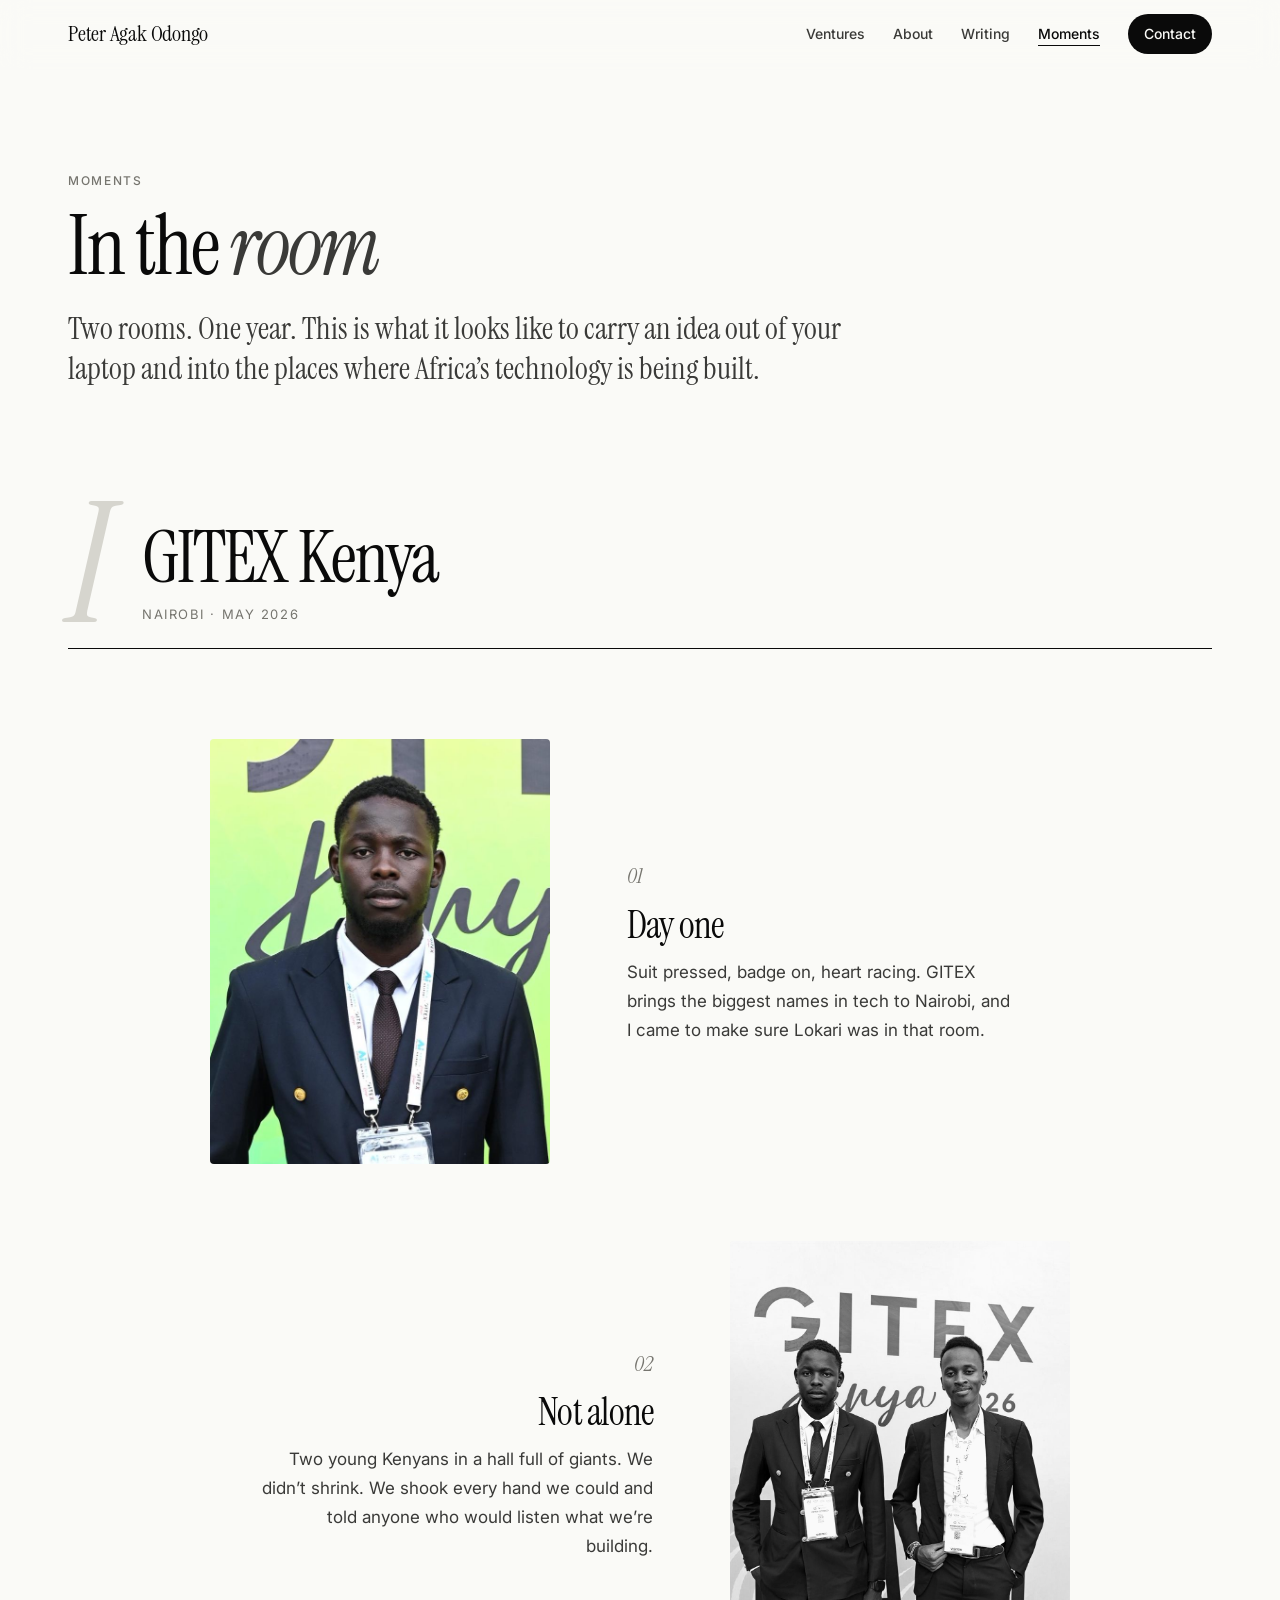
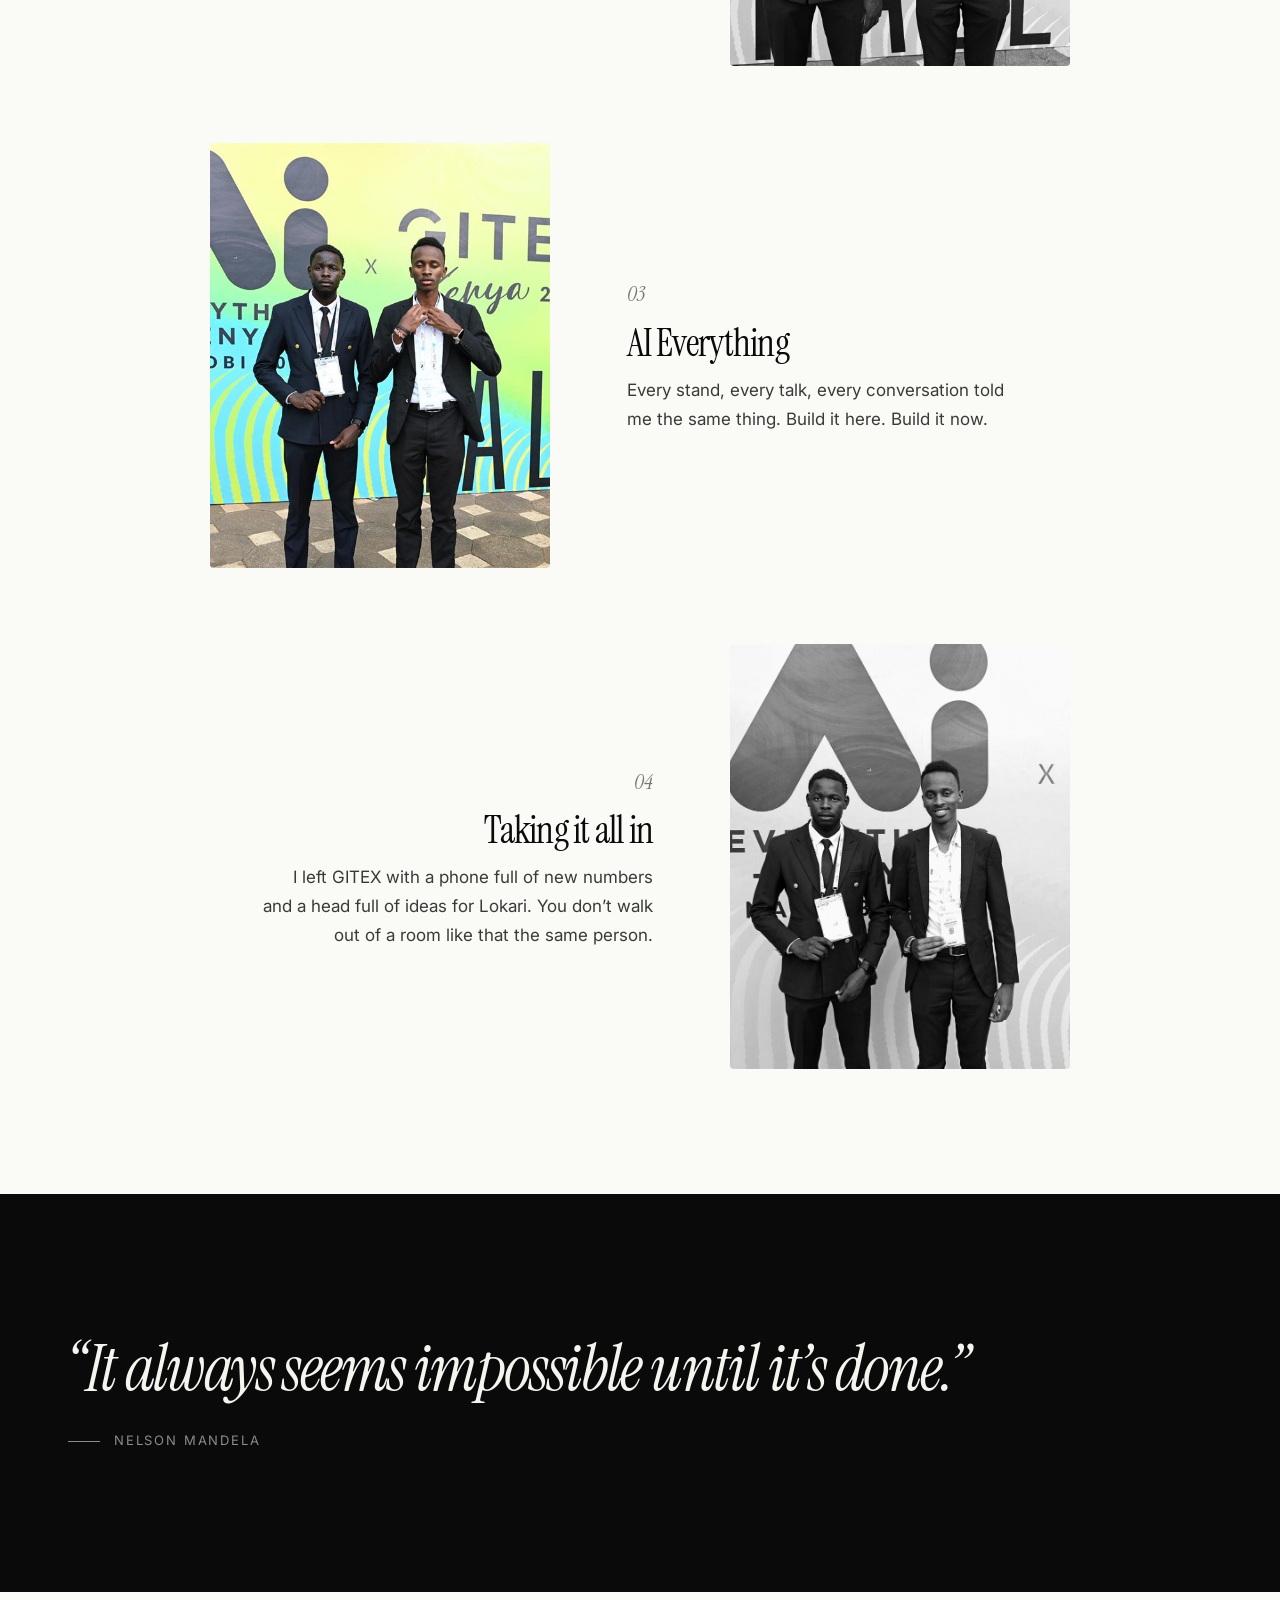
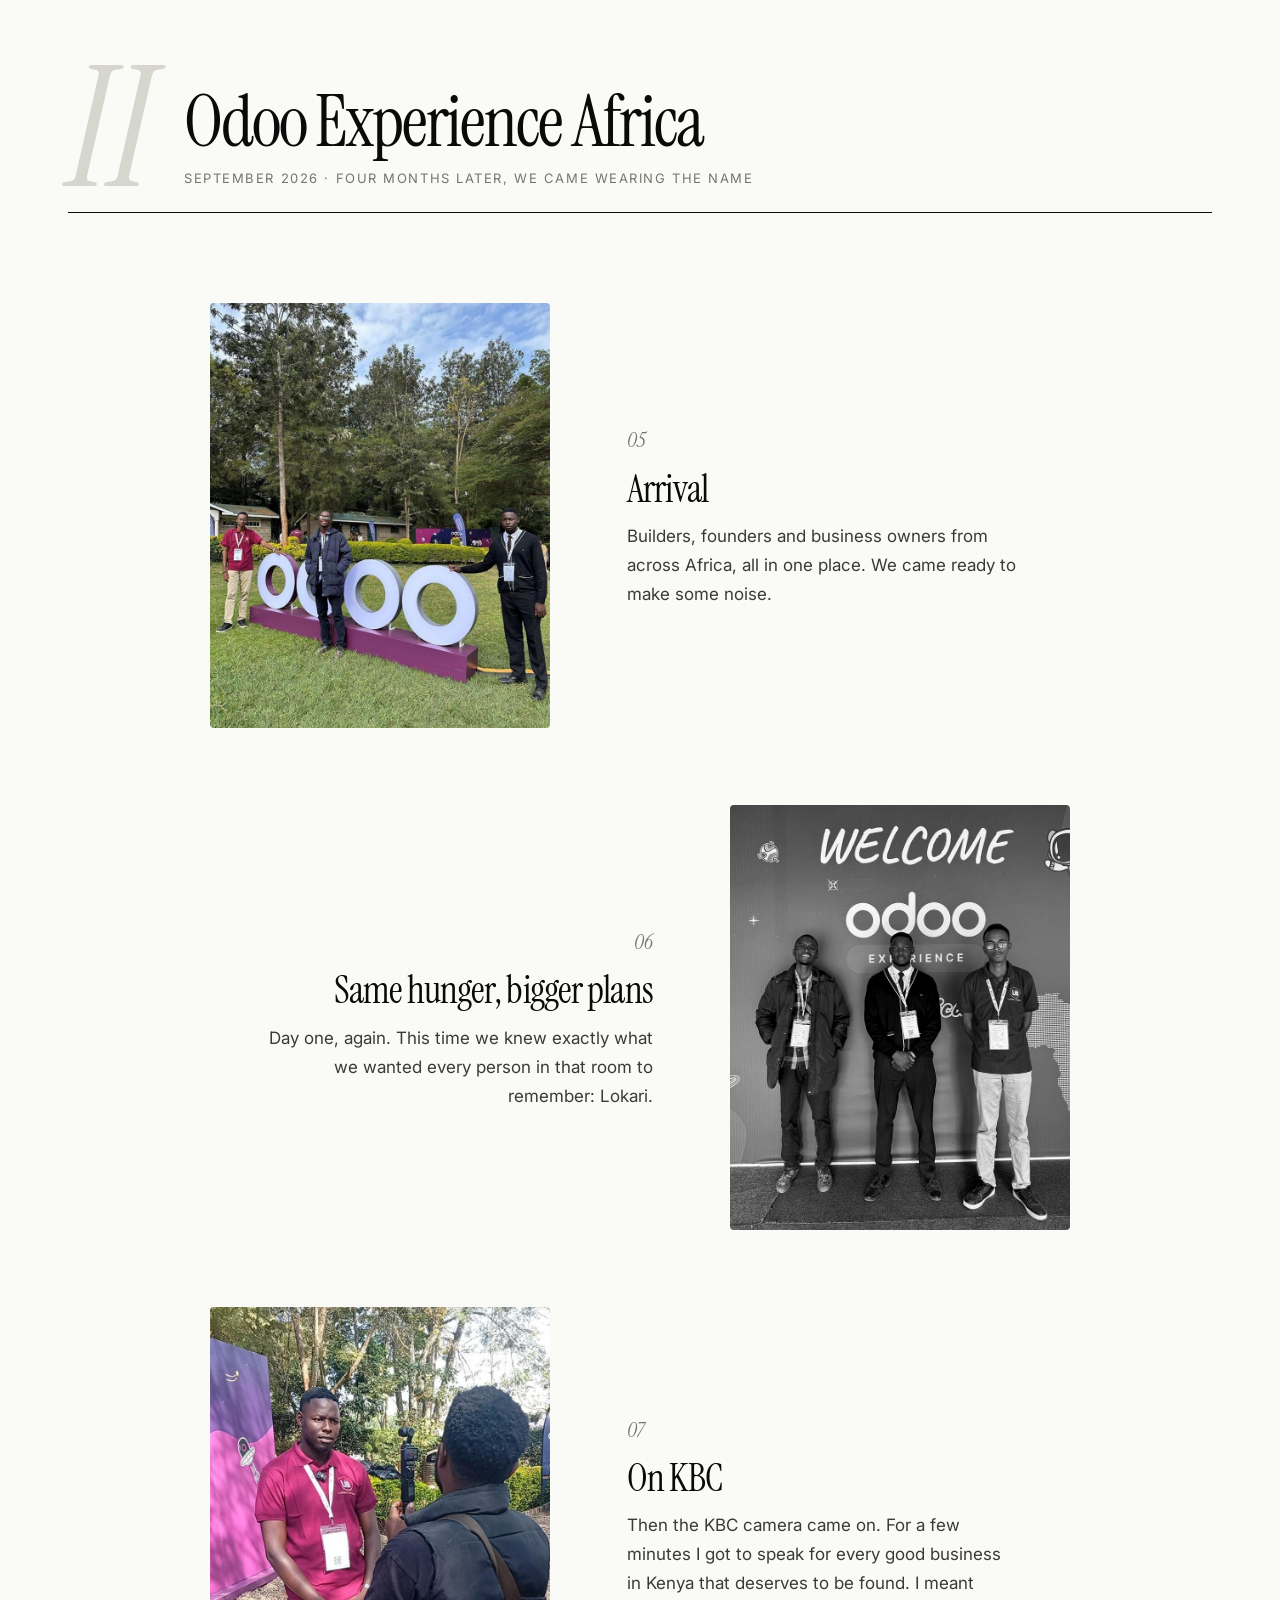
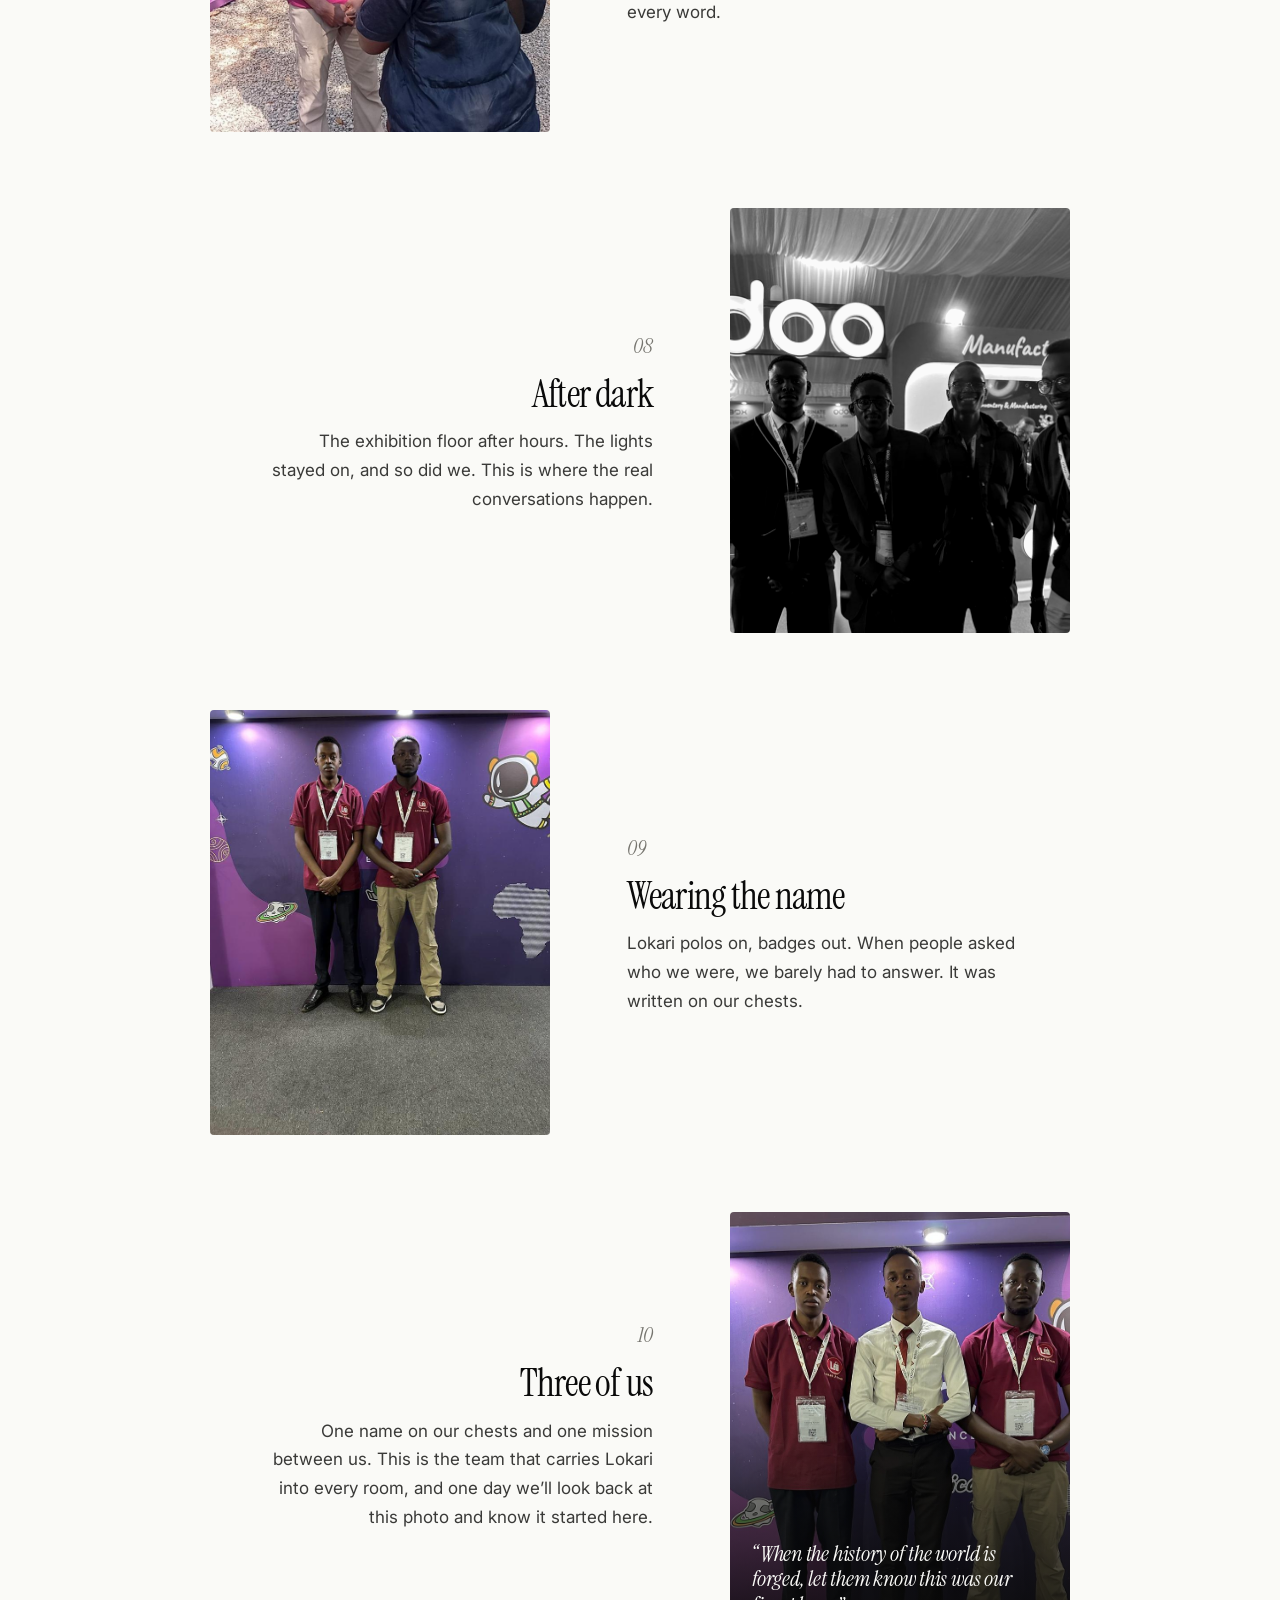
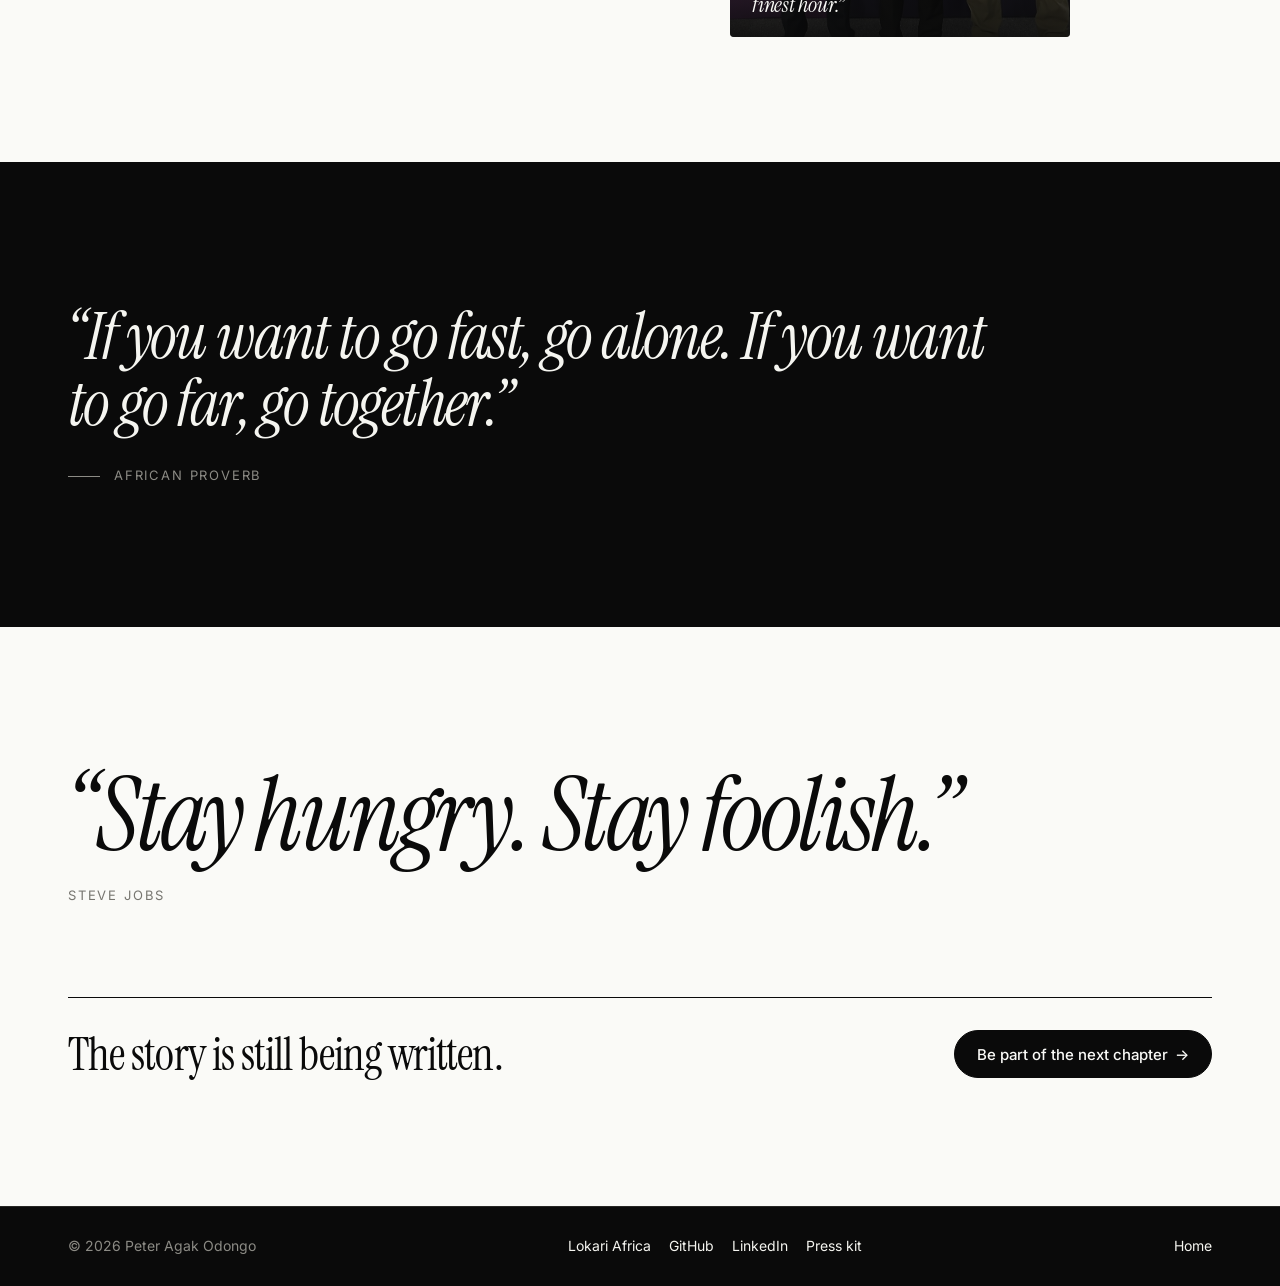
<file: moments.html>
<!doctype html>
<html lang="en">
<head>
  <meta charset="utf-8">
  <meta name="viewport" content="width=device-width, initial-scale=1">
  <title>Moments — Peter Agak Odongo at GITEX Kenya &amp; Odoo Experience</title>
  <meta name="description" content="Peter Agak Odongo and the Lokari Africa team at GITEX Kenya and Odoo Experience Africa 2026, including his KBC interview, told as a photo story.">
  <meta name="author" content="Peter Agak Odongo">
  <meta name="robots" content="index, follow, max-image-preview:large">
  <link rel="canonical" href="https://peteragakodongo.vercel.app/moments.html">
  <meta property="og:site_name" content="Peter Agak Odongo">
  <meta property="og:locale" content="en_KE">
  <meta property="og:type" content="website">
  <meta property="og:title" content="Moments — Peter Agak Odongo at GITEX Kenya &amp; Odoo Experience">
  <meta property="og:description" content="Peter Agak Odongo and the Lokari Africa team at GITEX Kenya and Odoo Experience Africa 2026, including his KBC interview, told as a photo story.">
  <meta property="og:url" content="https://peteragakodongo.vercel.app/moments.html">
  <meta property="og:image" content="https://peteragakodongo.vercel.app/assets/img/og.jpg">
  <meta property="og:image:width" content="1200">
  <meta property="og:image:height" content="630">
  <meta property="og:image:alt" content="Peter Agak Odongo, founder of Lokari Africa and SoulScript">
  <meta name="twitter:card" content="summary_large_image">
  <meta name="twitter:title" content="Moments — Peter Agak Odongo at GITEX Kenya &amp; Odoo Experience">
  <meta name="twitter:description" content="Peter Agak Odongo and the Lokari Africa team at GITEX Kenya and Odoo Experience Africa 2026, including his KBC interview, told as a photo story.">
  <meta name="twitter:image" content="https://peteragakodongo.vercel.app/assets/img/og.jpg">
  <link rel="apple-touch-icon" href="assets/img/apple-touch-icon.png">
  <link rel="sitemap" type="application/xml" href="sitemap.xml">
  <meta name="theme-color" content="#FAFAF7">
  <link rel="icon" href="data:image/svg+xml,%3Csvg xmlns='http://www.w3.org/2000/svg' viewBox='0 0 64 64'%3E%3Crect width='64' height='64' rx='14' fill='%230A0A0A'/%3E%3Ctext x='50%25' y='54%25' text-anchor='middle' dominant-baseline='middle' font-family='Georgia,serif' font-size='30' fill='%23FAFAF7'%3EPO%3C/text%3E%3C/svg%3E">
  <link rel="preconnect" href="https://fonts.googleapis.com">
  <link rel="preconnect" href="https://fonts.gstatic.com" crossorigin>
  <link href="https://fonts.googleapis.com/css2?family=Instrument+Serif:ital@0;1&family=Inter:wght@400;500;600&display=swap" rel="stylesheet">
  <link rel="stylesheet" href="styles.css">
  <script>document.documentElement.classList.add('js')</script>
  <script type="application/ld+json">
  { "@context": "https://schema.org", "@graph": [ { "@type": "ImageGallery", "url": "https://peteragakodongo.vercel.app/moments.html", "name": "Moments: GITEX Kenya and Odoo Experience Africa 2026", "about": { "@id": "https://peteragakodongo.vercel.app/#peter" }, "image": [ { "@type": "ImageObject", "contentUrl": "https://peteragakodongo.vercel.app/assets/img/gitex-arrive.jpg", "name": "Day one · GITEX Kenya · May 2026", "caption": "Peter Agak Odongo arriving at GITEX Kenya 2026 in a navy suit", "creditText": "Peter Agak Odongo", "copyrightNotice": "Peter Agak Odongo" }, { "@type": "ImageObject", "contentUrl": "https://peteragakodongo.vercel.app/assets/img/gitex-duo.jpg", "name": "Not alone · GITEX Kenya · May 2026", "caption": "Peter Odongo and Owen Gichuki at GITEX Kenya 2026", "creditText": "Peter Agak Odongo", "copyrightNotice": "Peter Agak Odongo" }, { "@type": "ImageObject", "contentUrl": "https://peteragakodongo.vercel.app/assets/img/gitex-wide.jpg", "name": "AI Everything × GITEX · Nairobi · May 2026", "caption": "At the AI Everything Kenya × GITEX backdrop in Nairobi", "creditText": "Peter Agak Odongo", "copyrightNotice": "Peter Agak Odongo" }, { "@type": "ImageObject", "contentUrl": "https://peteragakodongo.vercel.app/assets/img/gitex-ai.jpg", "name": "Taking it all in · GITEX Kenya · May 2026", "caption": "At the AI Everything Kenya backdrop", "creditText": "Peter Agak Odongo", "copyrightNotice": "Peter Agak Odongo" }, { "@type": "ImageObject", "contentUrl": "https://peteragakodongo.vercel.app/assets/img/odoo-outdoor.jpg", "name": "Arrival · Odoo Experience Africa · Sep 2026", "caption": "Outdoors at the Odoo Experience Africa venue", "creditText": "Peter Agak Odongo", "copyrightNotice": "Peter Agak Odongo" }, { "@type": "ImageObject", "contentUrl": "https://peteragakodongo.vercel.app/assets/img/odoo-trio.jpg", "name": "Same hunger · Odoo Experience Africa · Sep 2026", "caption": "At the Odoo Experience Africa welcome wall", "creditText": "Peter Agak Odongo", "copyrightNotice": "Peter Agak Odongo" }, { "@type": "ImageObject", "contentUrl": "https://peteragakodongo.vercel.app/assets/img/interview-3.jpg", "name": "KBC interview · Odoo Experience Africa · Sep 2026", "caption": "Peter Agak Odongo being interviewed by KBC at Odoo Experience Africa", "creditText": "Peter Agak Odongo", "copyrightNotice": "Peter Agak Odongo" }, { "@type": "ImageObject", "contentUrl": "https://peteragakodongo.vercel.app/assets/img/odoo-night.jpg", "name": "After dark · Odoo Experience Africa · Sep 2026", "caption": "With founders and builders on the Odoo Experience exhibition floor at night", "creditText": "Peter Agak Odongo", "copyrightNotice": "Peter Agak Odongo" }, { "@type": "ImageObject", "contentUrl": "https://peteragakodongo.vercel.app/assets/img/lokari-duo.jpg", "name": "Wearing the name · Odoo Experience Africa · Sep 2026", "caption": "Lokari Africa team members at Odoo Experience Africa", "creditText": "Peter Agak Odongo", "copyrightNotice": "Peter Agak Odongo" }, { "@type": "ImageObject", "contentUrl": "https://peteragakodongo.vercel.app/assets/img/lokari-team.jpg", "name": "Three of us · Odoo Experience Africa · Sep 2026", "caption": "The three-person Lokari Africa team at Odoo Experience Africa 2026", "creditText": "Peter Agak Odongo", "copyrightNotice": "Peter Agak Odongo" } ] }, { "@type": "Person", "@id": "https://peteragakodongo.vercel.app/#peter", "name": "Peter Agak Odongo", "url": "https://peteragakodongo.vercel.app/" }, { "@type": "BreadcrumbList", "itemListElement": [ { "@type": "ListItem", "position": 1, "name": "Home", "item": "https://peteragakodongo.vercel.app/" }, { "@type": "ListItem", "position": 2, "name": "Moments", "item": "https://peteragakodongo.vercel.app/moments.html" } ] } ] }
  </script>
</head>
<body class="subpage">

  <header class="nav">
    <div class="wrap nav__inner">
      <a href="./" class="nav__mark" aria-label="Peter Agak Odongo, home">Peter Agak Odongo</a>
      <button class="nav__toggle" type="button" aria-expanded="false" aria-controls="nav-links"><span></span><span></span><span class="sr-only">Menu</span></button>
      <nav class="nav__links" id="nav-links" aria-label="Primary">
        <a href="ventures.html">Ventures</a>
        <a href="about.html">About</a>
        <a href="writing.html">Writing</a>
        <a href="moments.html" aria-current="page">Moments</a>
        <a href="contact.html" class="nav__cta">Contact</a>
      </nav>
    </div>
  </header>

  <main>
    <section class="tale-intro">
      <div class="wrap">
        <p class="eyebrow reveal">Moments</p>
        <h1 class="section__title reveal">In the <em>room</em></h1>
        <p class="tale-intro__lede reveal">Two rooms. One year. This is what it looks like to carry an idea out of your laptop and into the places where Africa’s technology is being built.</p>
      </div>
    </section>

    <!-- CHAPTER I -->
    <article class="tale">
      <div class="wrap">
        <header class="tale-chapter reveal">
          <span class="tale-chapter__n">I</span>
          <div>
            <h2>GITEX Kenya</h2>
            <p>Nairobi · May 2026</p>
          </div>
        </header>

        <div class="tale__beats">
        <figure class="beat beat--left reveal">
          <button class="beat__img js-lb" type="button" data-caption="Day one · GITEX Kenya · May 2026">
            <img src="assets/img/gitex-arrive.jpg" alt="Peter Agak Odongo arriving at GITEX Kenya 2026 in a navy suit" loading="lazy" decoding="async" width="720" height="1300">
          </button>
          <figcaption class="beat__text">
            <span class="beat__n">01</span>
            <h3>Day one</h3>
            <p>Suit pressed, badge on, heart racing. GITEX brings the biggest names in tech to Nairobi, and I came to make sure Lokari was in that room.</p>
          </figcaption>
        </figure>

        <figure class="beat beat--right reveal">
          <button class="beat__img js-lb" type="button" data-caption="Not alone · GITEX Kenya · May 2026">
            <img class="mono" src="assets/img/gitex-duo.jpg" alt="Peter Odongo and Owen Gichuki at GITEX Kenya 2026" loading="lazy" decoding="async" width="1100" height="1350">
          </button>
          <figcaption class="beat__text">
            <span class="beat__n">02</span>
            <h3>Not alone</h3>
            <p>Two young Kenyans in a hall full of giants. We didn’t shrink. We shook every hand we could and told anyone who would listen what we’re building.</p>
          </figcaption>
        </figure>

        <figure class="beat beat--left reveal">
          <button class="beat__img js-lb" type="button" data-caption="AI Everything × GITEX · Nairobi · May 2026">
            <img src="assets/img/gitex-wide.jpg" alt="At the AI Everything Kenya × GITEX backdrop in Nairobi" loading="lazy" decoding="async" width="1600" height="1065">
          </button>
          <figcaption class="beat__text">
            <span class="beat__n">03</span>
            <h3>AI Everything</h3>
            <p>Every stand, every talk, every conversation told me the same thing. Build it here. Build it now.</p>
          </figcaption>
        </figure>

        <figure class="beat beat--right reveal">
          <button class="beat__img js-lb" type="button" data-caption="Taking it all in · GITEX Kenya · May 2026">
            <img class="mono" src="assets/img/gitex-ai.jpg" alt="At the AI Everything Kenya backdrop" loading="lazy" decoding="async" width="1000" height="1191">
          </button>
          <figcaption class="beat__text">
            <span class="beat__n">04</span>
            <h3>Taking it all in</h3>
            <p>I left GITEX with a phone full of new numbers and a head full of ideas for Lokari. You don’t walk out of a room like that the same person.</p>
          </figcaption>
        </figure>
        </div>
      </div>
    </article>

    <blockquote class="interlude reveal">
      <div class="wrap">
        <p>“It always seems impossible until it’s done.”</p>
        <cite>Nelson Mandela</cite>
      </div>
    </blockquote>

    <!-- CHAPTER II -->
    <article class="tale">
      <div class="wrap">
        <header class="tale-chapter reveal">
          <span class="tale-chapter__n">II</span>
          <div>
            <h2>Odoo Experience Africa</h2>
            <p>September 2026 · Four months later, we came wearing the name</p>
          </div>
        </header>

        <div class="tale__beats">
        <figure class="beat beat--left reveal">
          <button class="beat__img js-lb" type="button" data-caption="Arrival · Odoo Experience Africa · Sep 2026">
            <img src="assets/img/odoo-outdoor.jpg" alt="Outdoors at the Odoo Experience Africa venue" loading="lazy" decoding="async" width="1100" height="1467">
          </button>
          <figcaption class="beat__text">
            <span class="beat__n">05</span>
            <h3>Arrival</h3>
            <p>Builders, founders and business owners from across Africa, all in one place. We came ready to make some noise.</p>
          </figcaption>
        </figure>

        <figure class="beat beat--right reveal">
          <button class="beat__img js-lb" type="button" data-caption="Same hunger · Odoo Experience Africa · Sep 2026">
            <img class="mono" src="assets/img/odoo-trio.jpg" alt="At the Odoo Experience Africa welcome wall" loading="lazy" decoding="async" width="1000" height="1201">
          </button>
          <figcaption class="beat__text">
            <span class="beat__n">06</span>
            <h3>Same hunger, bigger plans</h3>
            <p>Day one, again. This time we knew exactly what we wanted every person in that room to remember: Lokari.</p>
          </figcaption>
        </figure>

        <figure class="beat beat--left reveal">
          <button class="beat__img js-lb" type="button" data-caption="KBC interview · Odoo Experience Africa · Sep 2026">
            <img src="assets/img/interview-3.jpg" alt="Peter Agak Odongo being interviewed by KBC at Odoo Experience Africa" loading="lazy" decoding="async" width="900" height="1125">
          </button>
          <figcaption class="beat__text">
            <span class="beat__n">07</span>
            <h3>On KBC</h3>
            <p>Then the KBC camera came on. For a few minutes I got to speak for every good business in Kenya that deserves to be found. I meant every word.</p>
          </figcaption>
        </figure>

        <figure class="beat beat--right reveal">
          <button class="beat__img js-lb" type="button" data-caption="After dark · Odoo Experience Africa · Sep 2026">
            <img class="mono" src="assets/img/odoo-night.jpg" alt="With founders and builders on the Odoo Experience exhibition floor at night" loading="lazy" decoding="async" width="1200" height="1032">
          </button>
          <figcaption class="beat__text">
            <span class="beat__n">08</span>
            <h3>After dark</h3>
            <p>The exhibition floor after hours. The lights stayed on, and so did we. This is where the real conversations happen.</p>
          </figcaption>
        </figure>

        <figure class="beat beat--left reveal">
          <button class="beat__img js-lb" type="button" data-caption="Wearing the name · Odoo Experience Africa · Sep 2026">
            <img src="assets/img/lokari-duo.jpg" alt="Lokari Africa team members at Odoo Experience Africa" loading="lazy" decoding="async" width="1000" height="1201">
          </button>
          <figcaption class="beat__text">
            <span class="beat__n">09</span>
            <h3>Wearing the name</h3>
            <p>Lokari polos on, badges out. When people asked who we were, we barely had to answer. It was written on our chests.</p>
          </figcaption>
        </figure>

        <figure class="beat beat--right beat--finale reveal">
          <div class="beat__img beat__img--quote">
            <button class="beat__btn js-lb" type="button" data-caption="Three of us · Odoo Experience Africa · Sep 2026">
              <img src="assets/img/lokari-team.jpg" alt="The three-person Lokari Africa team at Odoo Experience Africa 2026" loading="lazy" decoding="async" width="1400" height="1400">
            </button>
            <blockquote class="beat__quote">“When the history of the world is forged, let them know this was our finest hour.”</blockquote>
          </div>
          <figcaption class="beat__text">
            <span class="beat__n">10</span>
            <h3>Three of us</h3>
            <p>One name on our chests and one mission between us. This is the team that carries Lokari into every room, and one day we’ll look back at this photo and know it started here.</p>
          </figcaption>
        </figure>
        </div>
      </div>
    </article>

    <blockquote class="interlude reveal">
      <div class="wrap">
        <p>“If you want to go fast, go alone. If you want to go far, go together.”</p>
        <cite>African proverb</cite>
      </div>
    </blockquote>

    <section class="tale-end">
      <div class="wrap">
        <p class="tale-end__quote reveal">“Stay hungry. Stay foolish.”<cite>Steve Jobs</cite></p>
        <div class="tale-end__cta reveal">
          <h2>The story is still being written.</h2>
          <a class="btn btn--solid" href="contact.html">Be part of the next chapter <span aria-hidden="true">→</span></a>
        </div>
      </div>
    </section>

    <div class="lightbox" id="lightbox" hidden role="dialog" aria-modal="true" aria-label="Photo viewer">
      <button class="lightbox__close" type="button" aria-label="Close">×</button>
      <button class="lightbox__nav lightbox__nav--prev" type="button" aria-label="Previous photo">←</button>
      <figure class="lightbox__figure">
        <img alt="">
        <figcaption></figcaption>
      </figure>
      <button class="lightbox__nav lightbox__nav--next" type="button" aria-label="Next photo">→</button>
    </div>
  </main>

  <footer class="footer">
    <div class="wrap footer__inner">
      <span>&copy; <span id="year">2026</span> Peter Agak Odongo</span>
      <span class="footer__links"><a href="https://www.lokari.co.ke/" target="_blank" rel="noopener">Lokari Africa</a><a href="https://github.com/Khalick" target="_blank" rel="me noopener">GitHub</a><a href="https://www.linkedin.com/in/peter-odongo-0024b2290" target="_blank" rel="me noopener">LinkedIn</a><a href="press.html">Press kit</a></span>
      <a href="./">Home</a>
    </div>
  </footer>

  <script src="script.js"></script>
</body>
</html>
</file>
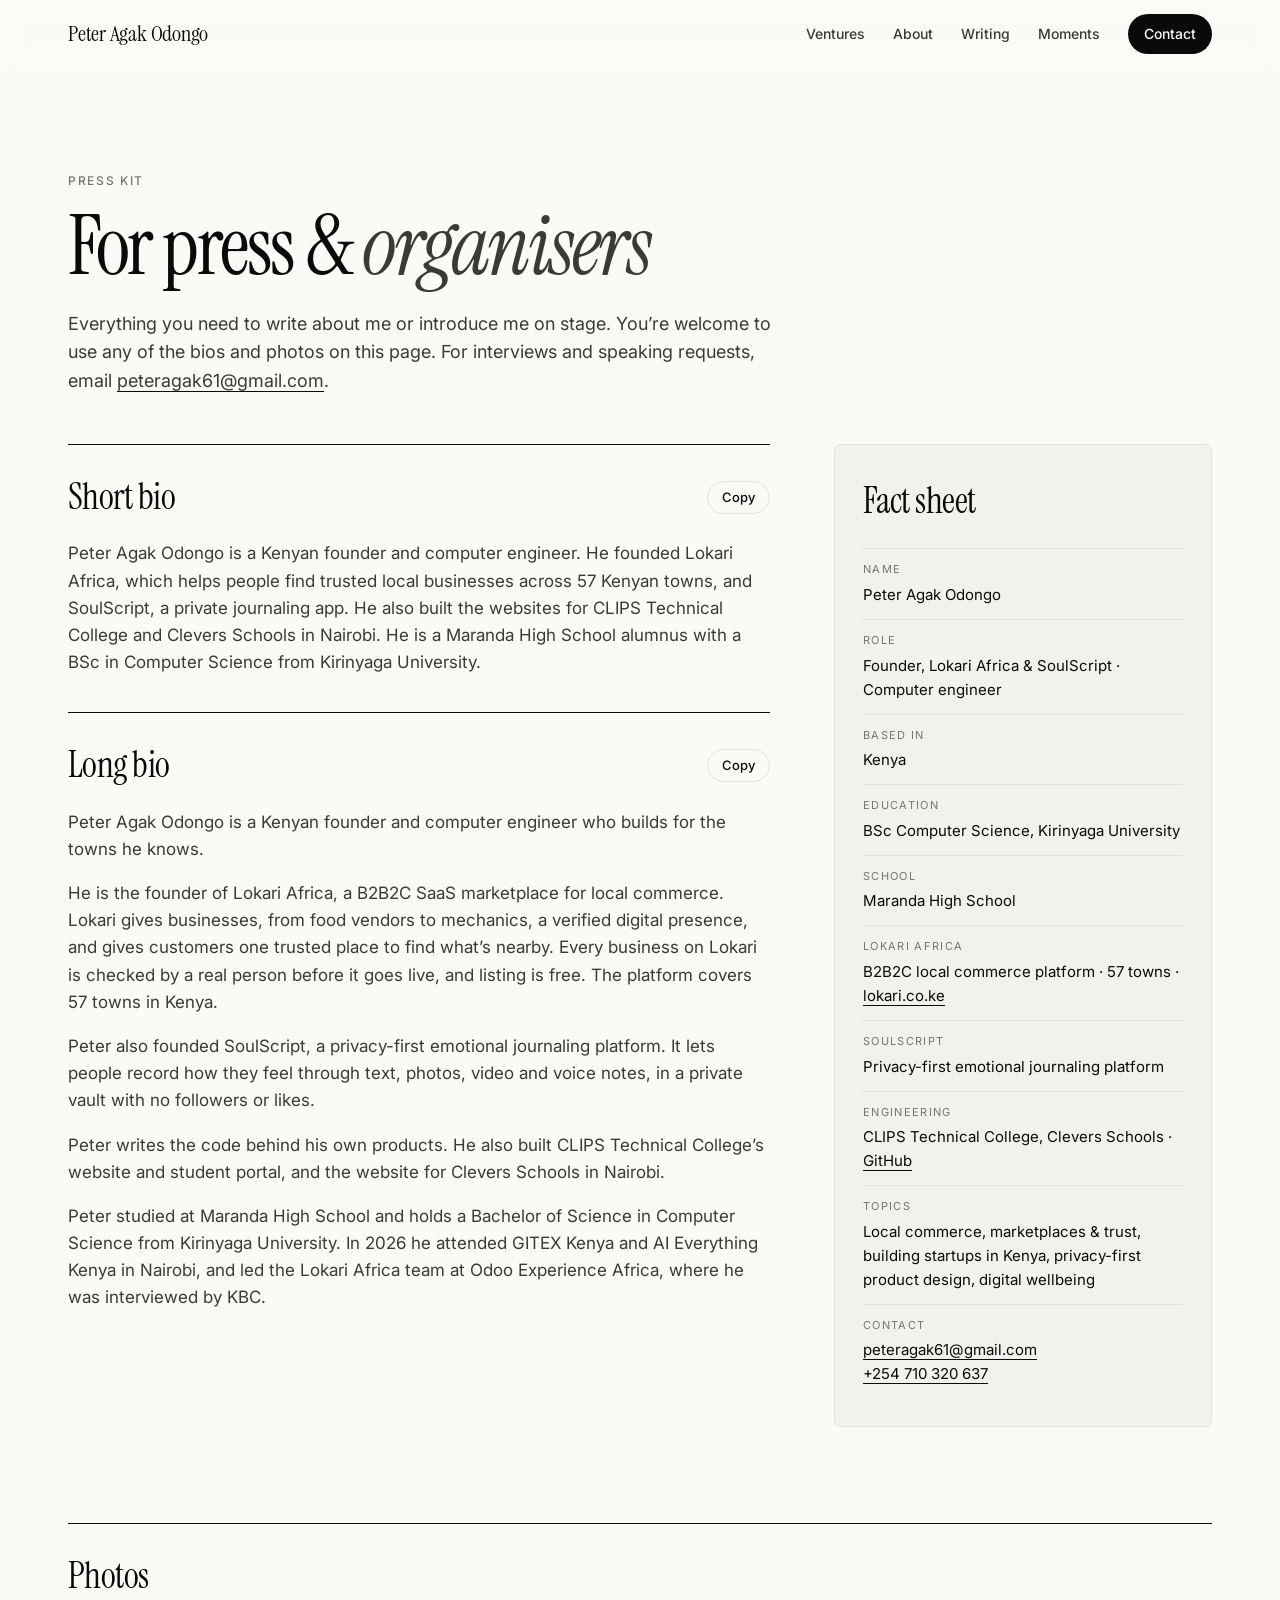
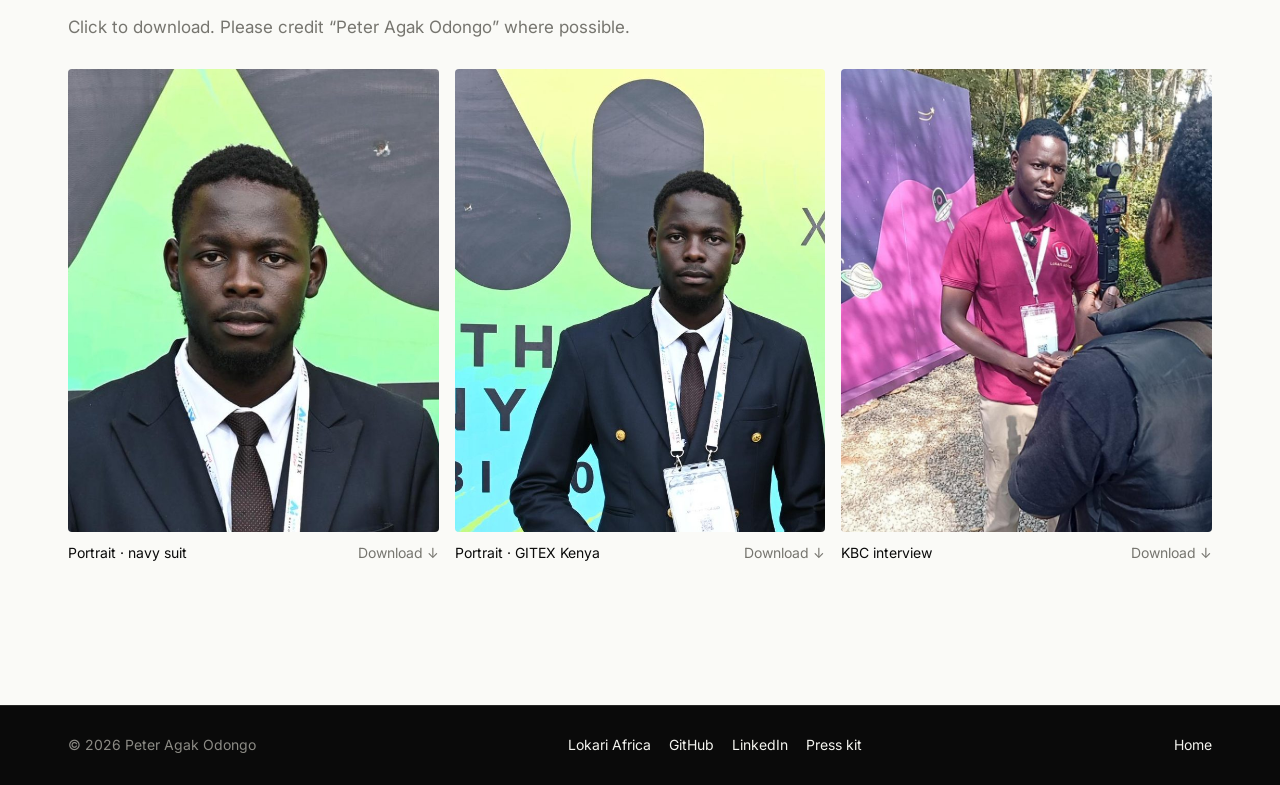
<file: press.html>
<!doctype html>
<html lang="en">
<head>
  <meta charset="utf-8">
  <meta name="viewport" content="width=device-width, initial-scale=1">
  <title>Press Kit — Peter Agak Odongo</title>
  <meta name="description" content="Official bios, fact sheet and high-resolution photos of Peter Agak Odongo, founder of Lokari Africa and SoulScript, for press and event organisers.">
  <meta name="author" content="Peter Agak Odongo">
  <meta name="robots" content="index, follow, max-image-preview:large">
  <link rel="canonical" href="https://peteragakodongo.vercel.app/press.html">
  <meta property="og:site_name" content="Peter Agak Odongo">
  <meta property="og:locale" content="en_KE">
  <meta property="og:type" content="website">
  <meta property="og:title" content="Press Kit — Peter Agak Odongo">
  <meta property="og:description" content="Official bios, fact sheet and high-resolution photos of Peter Agak Odongo, founder of Lokari Africa and SoulScript, for press and event organisers.">
  <meta property="og:url" content="https://peteragakodongo.vercel.app/press.html">
  <meta property="og:image" content="https://peteragakodongo.vercel.app/assets/img/og.jpg">
  <meta property="og:image:width" content="1200">
  <meta property="og:image:height" content="630">
  <meta property="og:image:alt" content="Peter Agak Odongo, founder of Lokari Africa and SoulScript">
  <meta name="twitter:card" content="summary_large_image">
  <meta name="twitter:title" content="Press Kit — Peter Agak Odongo">
  <meta name="twitter:description" content="Official bios, fact sheet and high-resolution photos of Peter Agak Odongo, founder of Lokari Africa and SoulScript, for press and event organisers.">
  <meta name="twitter:image" content="https://peteragakodongo.vercel.app/assets/img/og.jpg">
  <link rel="apple-touch-icon" href="assets/img/apple-touch-icon.png">
  <link rel="sitemap" type="application/xml" href="sitemap.xml">
  <meta name="theme-color" content="#FAFAF7">
  <link rel="icon" href="data:image/svg+xml,%3Csvg xmlns='http://www.w3.org/2000/svg' viewBox='0 0 64 64'%3E%3Crect width='64' height='64' rx='14' fill='%230A0A0A'/%3E%3Ctext x='50%25' y='54%25' text-anchor='middle' dominant-baseline='middle' font-family='Georgia,serif' font-size='30' fill='%23FAFAF7'%3EPO%3C/text%3E%3C/svg%3E">
  <link rel="preconnect" href="https://fonts.googleapis.com">
  <link rel="preconnect" href="https://fonts.gstatic.com" crossorigin>
  <link href="https://fonts.googleapis.com/css2?family=Instrument+Serif:ital@0;1&family=Inter:wght@400;500;600&display=swap" rel="stylesheet">
  <link rel="stylesheet" href="styles.css">
  <script type="application/ld+json">
  { "@context": "https://schema.org", "@graph": [ { "@type": "BreadcrumbList", "itemListElement": [ { "@type": "ListItem", "position": 1, "name": "Home", "item": "https://peteragakodongo.vercel.app/" }, { "@type": "ListItem", "position": 2, "name": "Press kit", "item": "https://peteragakodongo.vercel.app/press.html" } ] } ] }
  </script>
</head>
<body class="subpage">
  <header class="nav">
    <div class="wrap nav__inner">
      <a href="./" class="nav__mark" aria-label="Peter Agak Odongo, home">Peter Agak Odongo</a>
      <button class="nav__toggle" type="button" aria-expanded="false" aria-controls="nav-links"><span></span><span></span><span class="sr-only">Menu</span></button>
      <nav class="nav__links" id="nav-links" aria-label="Primary">
        <a href="ventures.html">Ventures</a>
        <a href="about.html">About</a>
        <a href="writing.html">Writing</a>
        <a href="moments.html">Moments</a>
        <a href="contact.html" class="nav__cta">Contact</a>
      </nav>
    </div>
  </header>

  <main>
    <section class="section press">
      <div class="wrap">
        <header class="section__head">
          <p class="eyebrow">Press kit</p>
          <h1 class="section__title">For press &amp; <em>organisers</em></h1>
          <p class="press__intro">Everything you need to write about me or introduce me on stage. You’re welcome to use any of the bios and photos on this page. For interviews and speaking requests, email <a href="mailto:peteragak61@gmail.com">peteragak61@gmail.com</a>.</p>
        </header>

        <div class="press__grid">
          <div class="press__bios">
            <article class="bio">
              <div class="bio__head">
                <h2>Short bio</h2>
                <button class="copy" type="button" data-copy="bio-short">Copy</button>
              </div>
              <p id="bio-short">Peter Agak Odongo is a Kenyan founder and computer engineer. He founded Lokari Africa, which helps people find trusted local businesses across 57 Kenyan towns, and SoulScript, a private journaling app. He also built the websites for CLIPS Technical College and Clevers Schools in Nairobi. He is a Maranda High School alumnus with a BSc in Computer Science from Kirinyaga University.</p>
            </article>

            <article class="bio">
              <div class="bio__head">
                <h2>Long bio</h2>
                <button class="copy" type="button" data-copy="bio-long">Copy</button>
              </div>
              <div id="bio-long">
                <p>Peter Agak Odongo is a Kenyan founder and computer engineer who builds for the towns he knows.</p>
                <p>He is the founder of Lokari Africa, a B2B2C SaaS marketplace for local commerce. Lokari gives businesses, from food vendors to mechanics, a verified digital presence, and gives customers one trusted place to find what’s nearby. Every business on Lokari is checked by a real person before it goes live, and listing is free. The platform covers 57 towns in Kenya.</p>
                <p>Peter also founded SoulScript, a privacy-first emotional journaling platform. It lets people record how they feel through text, photos, video and voice notes, in a private vault with no followers or likes.</p>
                <p>Peter writes the code behind his own products. He also built CLIPS Technical College’s website and student portal, and the website for Clevers Schools in Nairobi.</p>
                <p>Peter studied at Maranda High School and holds a Bachelor of Science in Computer Science from Kirinyaga University. In 2026 he attended GITEX Kenya and AI Everything Kenya in Nairobi, and led the Lokari Africa team at Odoo Experience Africa, where he was interviewed by KBC.</p>
              </div>
            </article>
          </div>

          <aside class="facts-sheet">
            <h2>Fact sheet</h2>
            <dl>
              <div><dt>Name</dt><dd>Peter Agak Odongo</dd></div>
              <div><dt>Role</dt><dd>Founder, Lokari Africa &amp; SoulScript · Computer engineer</dd></div>
              <div><dt>Based in</dt><dd>Kenya</dd></div>
              <div><dt>Education</dt><dd>BSc Computer Science, Kirinyaga University</dd></div>
              <div><dt>School</dt><dd>Maranda High School</dd></div>
              <div><dt>Lokari Africa</dt><dd>B2B2C local commerce platform · 57 towns · <a href="https://www.lokari.co.ke/" target="_blank" rel="noopener">lokari.co.ke</a></dd></div>
              <div><dt>SoulScript</dt><dd>Privacy-first emotional journaling platform</dd></div>
              <div><dt>Engineering</dt><dd>CLIPS Technical College, Clevers Schools · <a href="https://github.com/Khalick" target="_blank" rel="me noopener">GitHub</a></dd></div>
              <div><dt>Topics</dt><dd>Local commerce, marketplaces &amp; trust, building startups in Kenya, privacy-first product design, digital wellbeing</dd></div>
              <div><dt>Contact</dt><dd><a href="mailto:peteragak61@gmail.com">peteragak61@gmail.com</a><br><a href="tel:+254710320637">+254 710 320 637</a></dd></div>
            </dl>
          </aside>
        </div>

        <h2 class="press__sub">Photos</h2>
        <p class="press__note">Click to download. Please credit “Peter Agak Odongo” where possible.</p>
        <div class="press__photos">
          <a class="press__photo" href="assets/img/hero.jpg" download="Peter-Agak-Odongo-portrait.jpg">
            <img src="assets/img/hero.jpg" alt="Portrait of Peter Agak Odongo in a navy suit" loading="lazy" decoding="async" width="720" height="1080">
            <span>Portrait · navy suit <em>Download ↓</em></span>
          </a>
          <a class="press__photo" href="assets/img/gitex-solo.jpg" download="Peter-Agak-Odongo-GITEX.jpg">
            <img src="assets/img/gitex-solo.jpg" alt="Peter Agak Odongo at GITEX Kenya 2026" loading="lazy" decoding="async" width="720" height="1300">
            <span>Portrait · GITEX Kenya <em>Download ↓</em></span>
          </a>
          <a class="press__photo" href="assets/img/lokari-interview.jpg" download="Peter-Agak-Odongo-Lokari.jpg">
            <img src="assets/img/lokari-interview.jpg" alt="Peter Agak Odongo being interviewed by KBC about Lokari Africa" loading="lazy" decoding="async" width="900" height="1167">
            <span>KBC interview <em>Download ↓</em></span>
          </a>
        </div>
      </div>
    </section>
  </main>

  <footer class="footer">
    <div class="wrap footer__inner">
      <span>&copy; <span id="year">2026</span> Peter Agak Odongo</span>
      <span class="footer__links"><a href="https://www.lokari.co.ke/" target="_blank" rel="noopener">Lokari Africa</a><a href="https://github.com/Khalick" target="_blank" rel="me noopener">GitHub</a><a href="https://www.linkedin.com/in/peter-odongo-0024b2290" target="_blank" rel="me noopener">LinkedIn</a><a href="press.html">Press kit</a></span>
      <a href="./">Home</a>
    </div>
  </footer>

  <script>
    document.querySelectorAll('.copy').forEach(function (btn) {
      btn.addEventListener('click', function () {
        var el = document.getElementById(btn.dataset.copy);
        var text = Array.prototype.map.call(el.querySelectorAll('p').length ? el.querySelectorAll('p') : [el], function (p) { return p.textContent.trim(); }).join('\n\n');
        var done = function () { btn.textContent = 'Copied'; setTimeout(function () { btn.textContent = 'Copy'; }, 1600); };
        if (navigator.clipboard) {
          navigator.clipboard.writeText(text).then(done, function () { btn.textContent = 'Select & copy'; });
        } else {
          btn.textContent = 'Select & copy';
        }
      });
    });
  </script>
  <script src="script.js"></script>
</body>
</html>
</file>
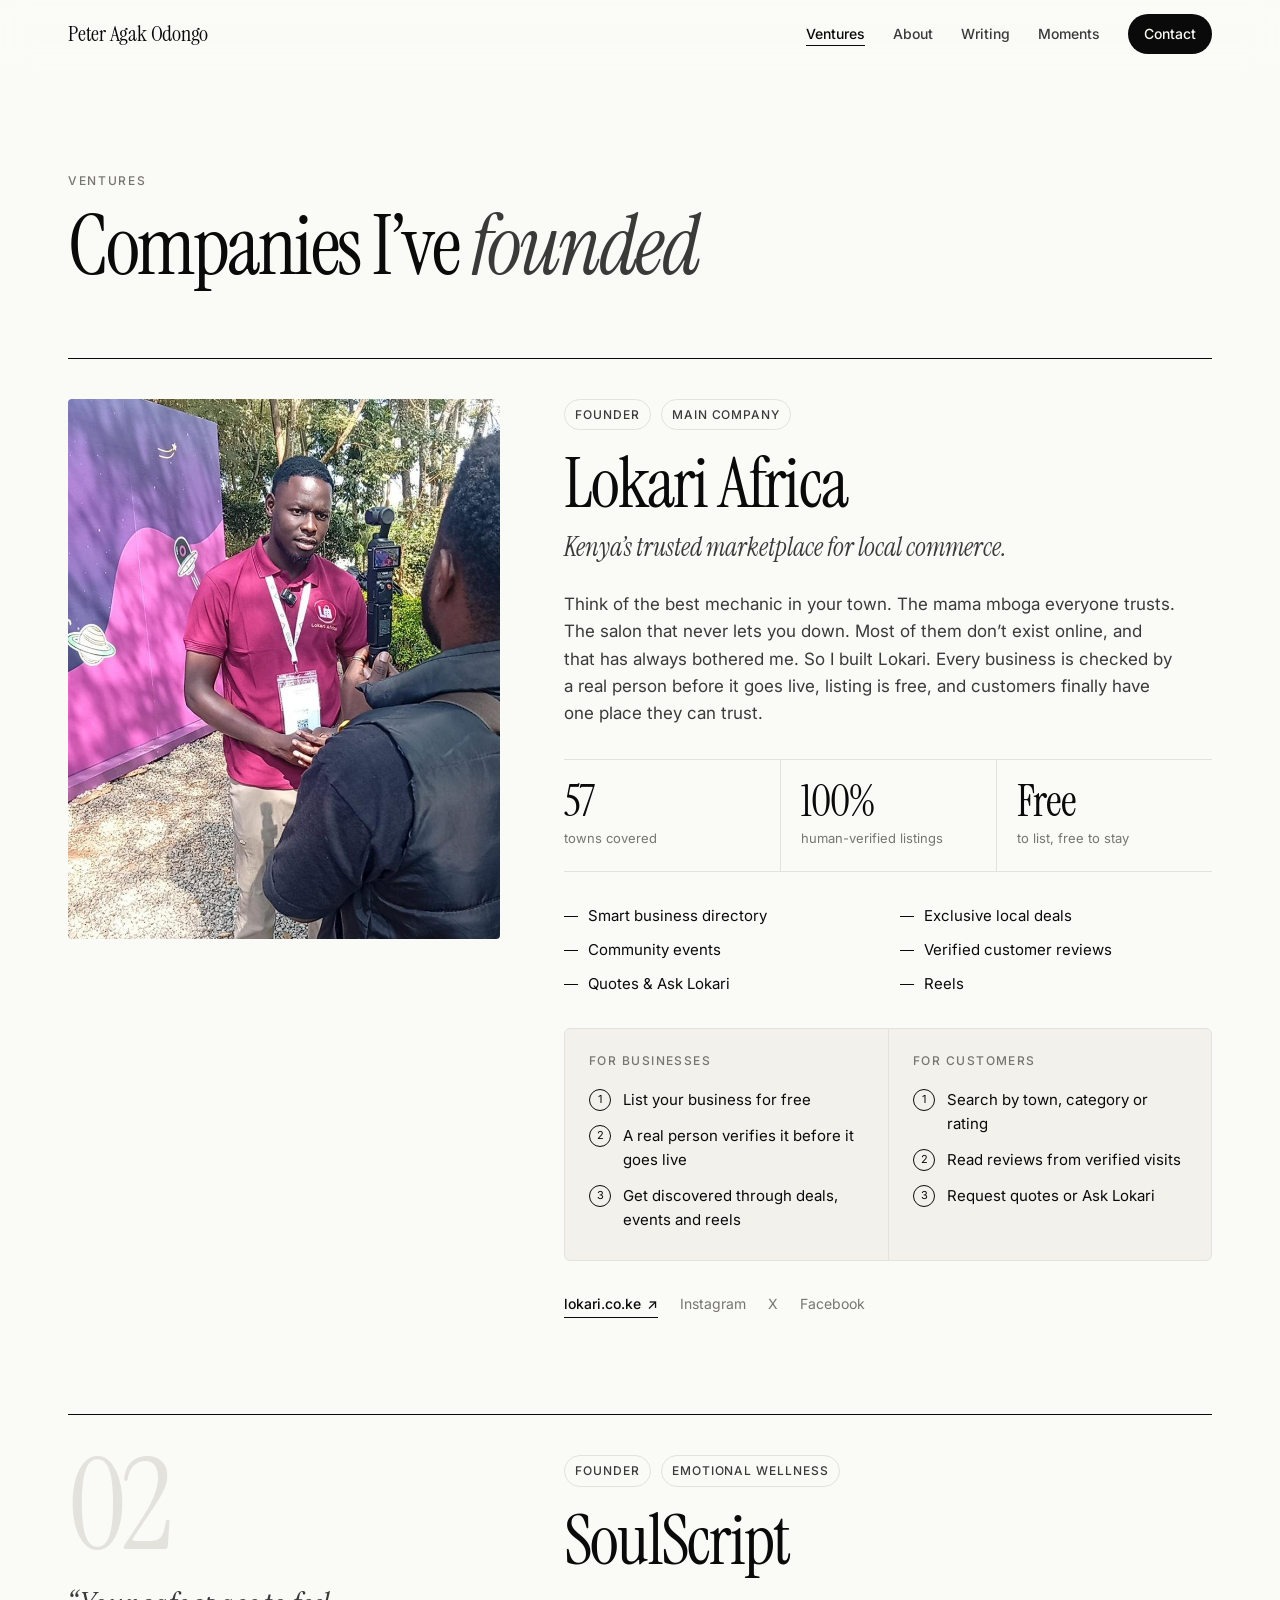
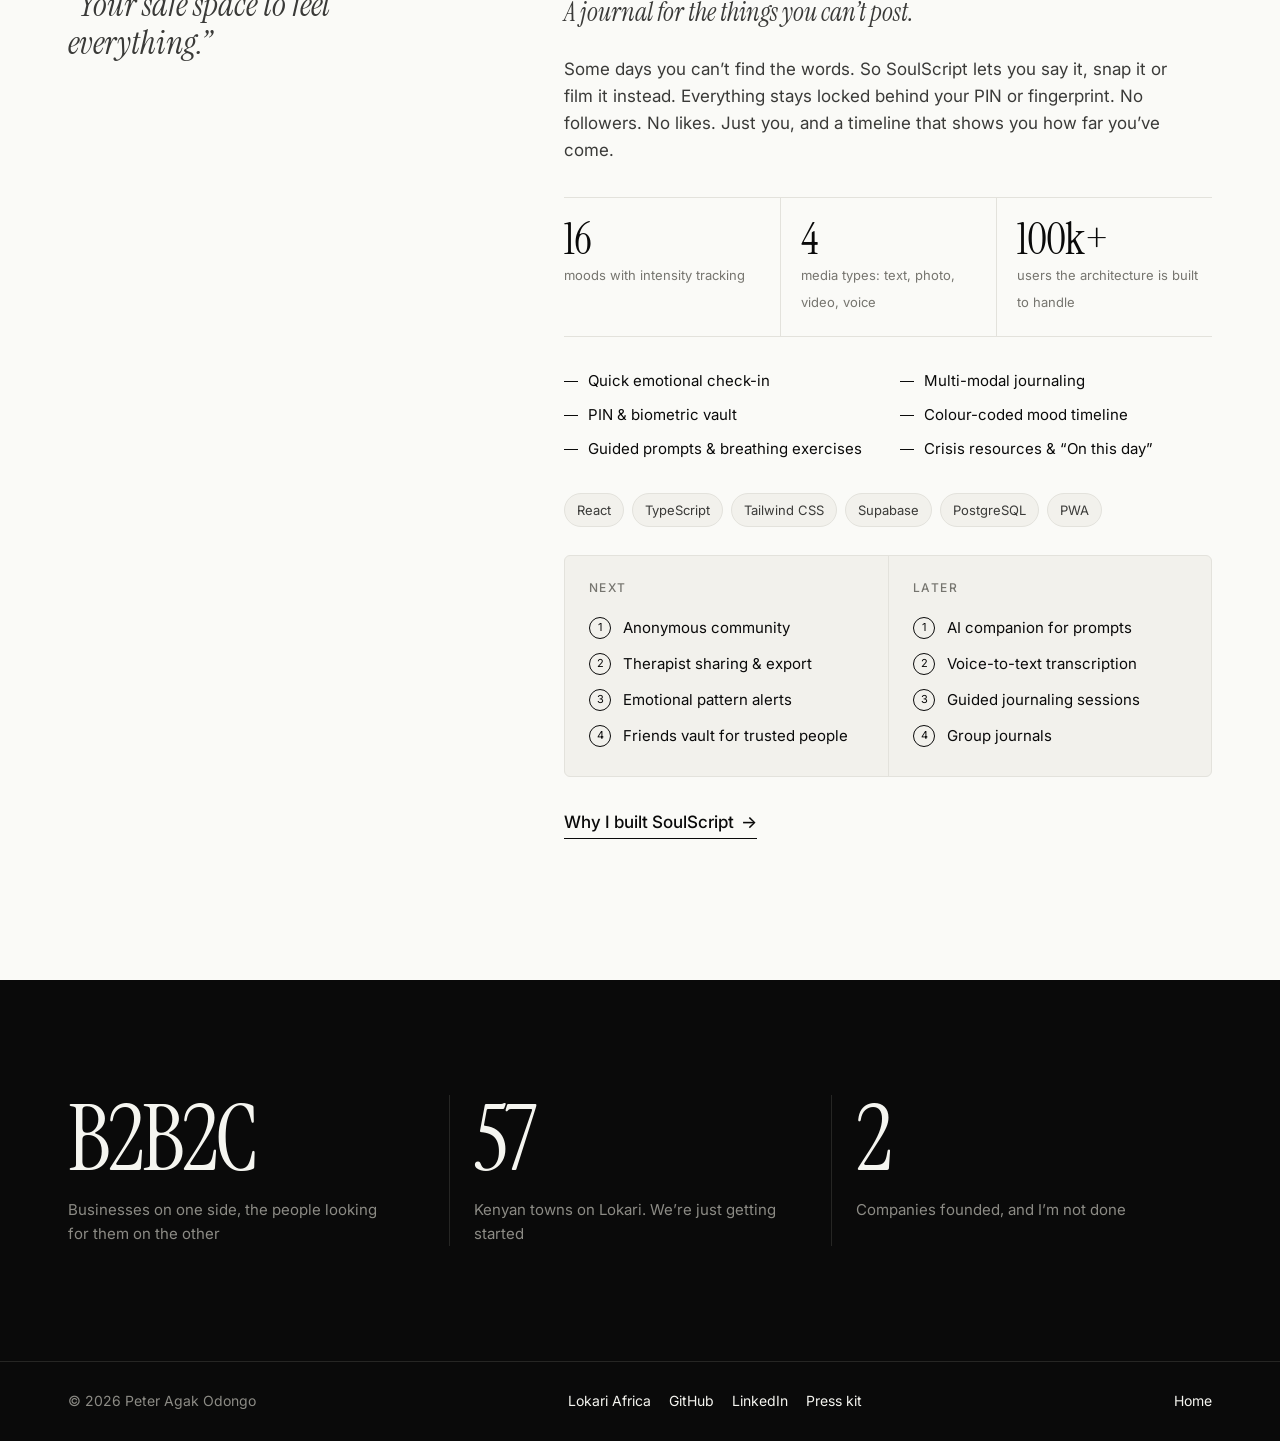
<file: ventures.html>
<!doctype html>
<html lang="en">
<head>
  <meta charset="utf-8">
  <meta name="viewport" content="width=device-width, initial-scale=1">
  <title>Ventures: Lokari Africa &amp; SoulScript — Peter Agak Odongo</title>
  <meta name="description" content="Lokari Africa, a free marketplace of verified local businesses in 57 Kenyan towns, and SoulScript, a private journal. Both founded by Peter Agak Odongo.">
  <meta name="author" content="Peter Agak Odongo">
  <meta name="robots" content="index, follow, max-image-preview:large">
  <link rel="canonical" href="https://peteragakodongo.vercel.app/ventures.html">
  <meta property="og:site_name" content="Peter Agak Odongo">
  <meta property="og:locale" content="en_KE">
  <meta property="og:type" content="website">
  <meta property="og:title" content="Ventures: Lokari Africa &amp; SoulScript — Peter Agak Odongo">
  <meta property="og:description" content="Lokari Africa, a free marketplace of verified local businesses in 57 Kenyan towns, and SoulScript, a private journal. Both founded by Peter Agak Odongo.">
  <meta property="og:url" content="https://peteragakodongo.vercel.app/ventures.html">
  <meta property="og:image" content="https://peteragakodongo.vercel.app/assets/img/og.jpg">
  <meta property="og:image:width" content="1200">
  <meta property="og:image:height" content="630">
  <meta property="og:image:alt" content="Peter Agak Odongo, founder of Lokari Africa and SoulScript">
  <meta name="twitter:card" content="summary_large_image">
  <meta name="twitter:title" content="Ventures: Lokari Africa &amp; SoulScript — Peter Agak Odongo">
  <meta name="twitter:description" content="Lokari Africa, a free marketplace of verified local businesses in 57 Kenyan towns, and SoulScript, a private journal. Both founded by Peter Agak Odongo.">
  <meta name="twitter:image" content="https://peteragakodongo.vercel.app/assets/img/og.jpg">
  <link rel="apple-touch-icon" href="assets/img/apple-touch-icon.png">
  <link rel="sitemap" type="application/xml" href="sitemap.xml">
  <meta name="theme-color" content="#FAFAF7">
  <link rel="icon" href="data:image/svg+xml,%3Csvg xmlns='http://www.w3.org/2000/svg' viewBox='0 0 64 64'%3E%3Crect width='64' height='64' rx='14' fill='%230A0A0A'/%3E%3Ctext x='50%25' y='54%25' text-anchor='middle' dominant-baseline='middle' font-family='Georgia,serif' font-size='30' fill='%23FAFAF7'%3EPO%3C/text%3E%3C/svg%3E">
  <link rel="preconnect" href="https://fonts.googleapis.com">
  <link rel="preconnect" href="https://fonts.gstatic.com" crossorigin>
  <link href="https://fonts.googleapis.com/css2?family=Instrument+Serif:ital@0;1&family=Inter:wght@400;500;600&display=swap" rel="stylesheet">
  <link rel="stylesheet" href="styles.css">
  <script>document.documentElement.classList.add('js')</script>
  <script type="application/ld+json">
  { "@context": "https://schema.org", "@graph": [ { "@type": "Organization", "@id": "https://peteragakodongo.vercel.app/#lokari", "name": "Lokari Africa", "alternateName": "Lokari", "url": "https://www.lokari.co.ke/", "description": "Kenya's trusted marketplace for local commerce: a B2B2C platform of human-verified local businesses across 57 Kenyan towns. Free to list.", "founder": { "@id": "https://peteragakodongo.vercel.app/#peter" }, "areaServed": { "@type": "Country", "name": "Kenya" }, "sameAs": ["https://instagram.com/lokari_kenya", "https://x.com/bizhub_net", "https://www.facebook.com/profile.php?id=61588979216091"] }, { "@type": "Organization", "@id": "https://peteragakodongo.vercel.app/#soulscript", "name": "SoulScript", "description": "A privacy-first emotional journaling platform. Write it, say it or film it, kept private behind a PIN or fingerprint.", "founder": { "@id": "https://peteragakodongo.vercel.app/#peter" }, "sameAs": ["https://github.com/Khalick/soul-script"] }, { "@type": "BreadcrumbList", "itemListElement": [ { "@type": "ListItem", "position": 1, "name": "Home", "item": "https://peteragakodongo.vercel.app/" }, { "@type": "ListItem", "position": 2, "name": "Ventures", "item": "https://peteragakodongo.vercel.app/ventures.html" } ] } ] }
  </script>
</head>
<body class="subpage">

  <header class="nav">
    <div class="wrap nav__inner">
      <a href="./" class="nav__mark" aria-label="Peter Agak Odongo, home">Peter Agak Odongo</a>
      <button class="nav__toggle" type="button" aria-expanded="false" aria-controls="nav-links"><span></span><span></span><span class="sr-only">Menu</span></button>
      <nav class="nav__links" id="nav-links" aria-label="Primary">
        <a href="ventures.html" aria-current="page">Ventures</a>
        <a href="about.html">About</a>
        <a href="writing.html">Writing</a>
        <a href="moments.html">Moments</a>
        <a href="contact.html" class="nav__cta">Contact</a>
      </nav>
    </div>
  </header>

  <main>
    <section class="section" id="ventures">
      <div class="wrap">
        <header class="section__head">
          <p class="eyebrow reveal">Ventures</p>
          <h1 class="section__title reveal">Companies I’ve <em>founded</em></h1>
        </header>

        <article class="venture venture--lead reveal">
          <div class="venture__media">
            <img src="assets/img/lokari-interview.jpg" alt="Peter being interviewed by KBC at Odoo Experience Africa 2026, wearing a Lokari Africa polo" loading="lazy" decoding="async" width="900" height="1167">
          </div>
          <div class="venture__body">
            <div class="venture__meta">
              <span>Founder</span><span>Main company</span>
            </div>
            <h3 class="venture__name">Lokari Africa</h3>
            <p class="venture__tag">Kenya’s trusted marketplace for local commerce.</p>
            <p>Think of the best mechanic in your town. The mama mboga everyone trusts. The salon that never lets you down. Most of them don’t exist online, and that has always bothered me. So I built Lokari. Every business is checked by a real person before it goes live, listing is free, and customers finally have one place they can trust.</p>

            <ul class="venture__stats">
              <li><strong>57</strong><span>towns covered</span></li>
              <li><strong>100%</strong><span>human-verified listings</span></li>
              <li><strong>Free</strong><span>to list, free to stay</span></li>
            </ul>

            <ul class="venture__features">
              <li>Smart business directory</li>
              <li>Exclusive local deals</li>
              <li>Community events</li>
              <li>Verified customer reviews</li>
              <li>Quotes &amp; Ask Lokari</li>
              <li>Reels</li>
            </ul>

            <div class="how">
              <div class="how__col">
                <h4>For businesses</h4>
                <ol>
                  <li>List your business for free</li>
                  <li>A real person verifies it before it goes live</li>
                  <li>Get discovered through deals, events and reels</li>
                </ol>
              </div>
              <div class="how__col">
                <h4>For customers</h4>
                <ol>
                  <li>Search by town, category or rating</li>
                  <li>Read reviews from verified visits</li>
                  <li>Request quotes or Ask Lokari</li>
                </ol>
              </div>
            </div>

            <div class="venture__links">
              <a class="link-arrow" href="https://www.lokari.co.ke/" target="_blank" rel="noopener">lokari.co.ke <span aria-hidden="true">↗</span></a>
              <a href="https://instagram.com/lokari_kenya" target="_blank" rel="noopener">Instagram</a>
              <a href="https://x.com/bizhub_net" target="_blank" rel="noopener">X</a>
              <a href="https://www.facebook.com/profile.php?id=61588979216091" target="_blank" rel="noopener">Facebook</a>
            </div>
          </div>
        </article>

        <article class="venture venture--second reveal">
          <div class="venture__aside">
            <div class="venture__index">02</div>
            <p class="venture__pull">“Your safe space to feel everything.”</p>
          </div>
          <div class="venture__body">
            <div class="venture__meta"><span>Founder</span><span>Emotional wellness</span></div>
            <h3 class="venture__name">SoulScript</h3>
            <p class="venture__tag">A journal for the things you can’t post.</p>
            <p>Some days you can’t find the words. So SoulScript lets you say it, snap it or film it instead. Everything stays locked behind your PIN or fingerprint. No followers. No likes. Just you, and a timeline that shows you how far you’ve come.</p>

            <ul class="venture__stats">
              <li><strong>16</strong><span>moods with intensity tracking</span></li>
              <li><strong>4</strong><span>media types: text, photo, video, voice</span></li>
              <li><strong>100k+</strong><span>users the architecture is built to handle</span></li>
            </ul>

            <ul class="venture__features">
              <li>Quick emotional check-in</li>
              <li>Multi-modal journaling</li>
              <li>PIN &amp; biometric vault</li>
              <li>Colour-coded mood timeline</li>
              <li>Guided prompts &amp; breathing exercises</li>
              <li>Crisis resources &amp; “On this day”</li>
            </ul>

            <div class="stack" aria-label="Technology">
              <span>React</span><span>TypeScript</span><span>Tailwind CSS</span><span>Supabase</span><span>PostgreSQL</span><span>PWA</span>
            </div>

            <div class="how how--roadmap">
              <div class="how__col">
                <h4>Next</h4>
                <ol>
                  <li>Anonymous community</li>
                  <li>Therapist sharing &amp; export</li>
                  <li>Emotional pattern alerts</li>
                  <li>Friends vault for trusted people</li>
                </ol>
              </div>
              <div class="how__col">
                <h4>Later</h4>
                <ol>
                  <li>AI companion for prompts</li>
                  <li>Voice-to-text transcription</li>
                  <li>Guided journaling sessions</li>
                  <li>Group journals</li>
                </ol>
              </div>
            </div>

            <a class="link-arrow" href="writing/a-place-to-feel.html">Why I built SoulScript <span aria-hidden="true">→</span></a>
          </div>
        </article>
      </div>
    </section>
    <!-- BAND -->
    <section class="band">
      <div class="wrap band__grid">
        <div class="reveal">
          <p class="band__num">B2B2C</p>
          <p class="band__label">Businesses on one side, the people looking for them on the other</p>
        </div>
        <div class="reveal">
          <p class="band__num">57</p>
          <p class="band__label">Kenyan towns on Lokari. We’re just getting started</p>
        </div>
        <div class="reveal">
          <p class="band__num">2</p>
          <p class="band__label">Companies founded, and I’m not done</p>
        </div>
      </div>
    </section>
  </main>

  <footer class="footer">
    <div class="wrap footer__inner">
      <span>&copy; <span id="year">2026</span> Peter Agak Odongo</span>
      <span class="footer__links"><a href="https://www.lokari.co.ke/" target="_blank" rel="noopener">Lokari Africa</a><a href="https://github.com/Khalick" target="_blank" rel="me noopener">GitHub</a><a href="https://www.linkedin.com/in/peter-odongo-0024b2290" target="_blank" rel="me noopener">LinkedIn</a><a href="press.html">Press kit</a></span>
      <a href="./">Home</a>
    </div>
  </footer>

  <script src="script.js"></script>
</body>
</html>
</file>
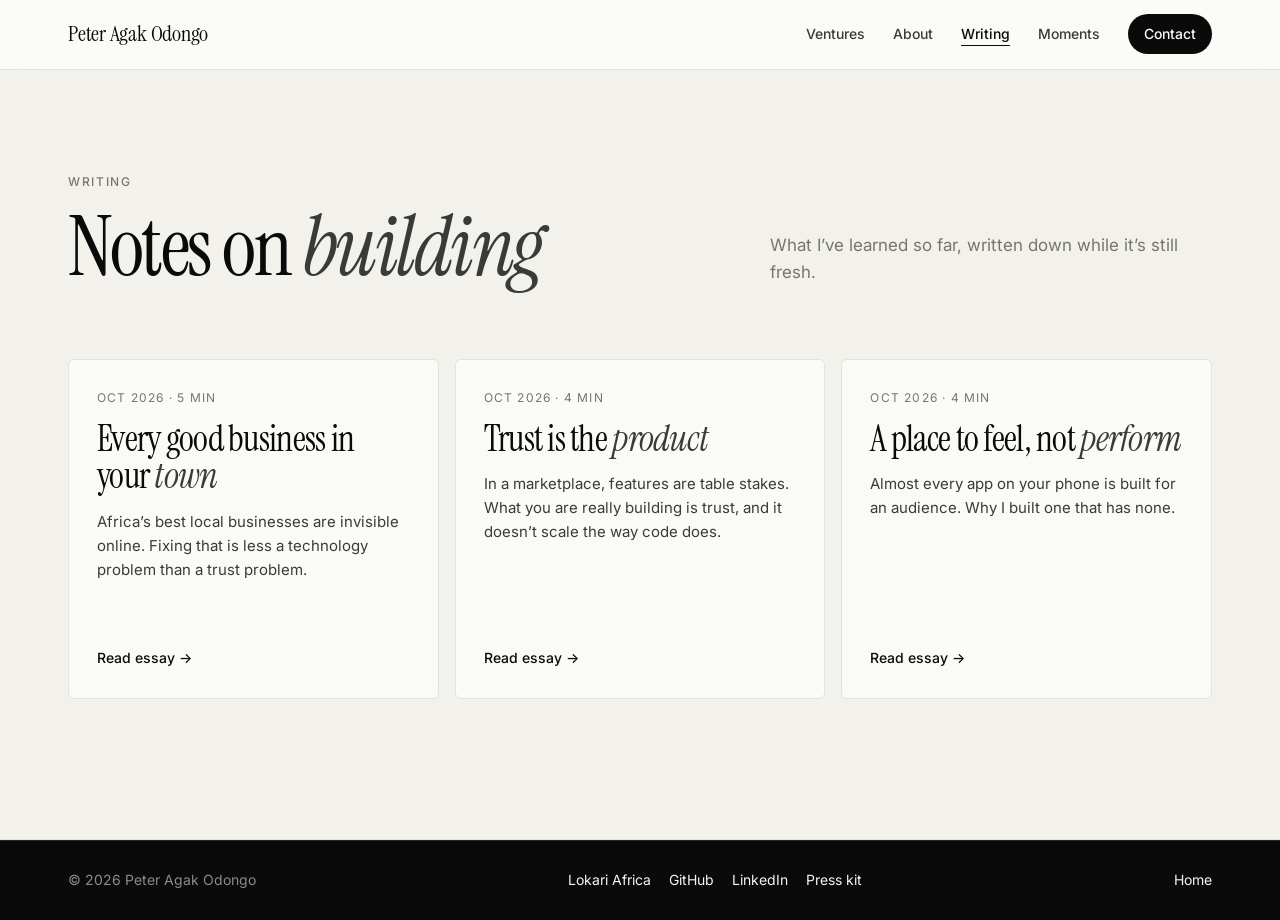
<file: writing.html>
<!doctype html>
<html lang="en">
<head>
  <meta charset="utf-8">
  <meta name="viewport" content="width=device-width, initial-scale=1">
  <title>Writing — Essays by Peter Agak Odongo</title>
  <meta name="description" content="Essays by Peter Agak Odongo on local commerce, marketplaces, trust, and building technology for how Africa actually works.">
  <meta name="author" content="Peter Agak Odongo">
  <meta name="robots" content="index, follow, max-image-preview:large">
  <link rel="canonical" href="https://peteragakodongo.vercel.app/writing.html">
  <meta property="og:site_name" content="Peter Agak Odongo">
  <meta property="og:locale" content="en_KE">
  <meta property="og:type" content="website">
  <meta property="og:title" content="Writing — Essays by Peter Agak Odongo">
  <meta property="og:description" content="Essays by Peter Agak Odongo on local commerce, marketplaces, trust, and building technology for how Africa actually works.">
  <meta property="og:url" content="https://peteragakodongo.vercel.app/writing.html">
  <meta property="og:image" content="https://peteragakodongo.vercel.app/assets/img/og.jpg">
  <meta property="og:image:width" content="1200">
  <meta property="og:image:height" content="630">
  <meta property="og:image:alt" content="Peter Agak Odongo, founder of Lokari Africa and SoulScript">
  <meta name="twitter:card" content="summary_large_image">
  <meta name="twitter:title" content="Writing — Essays by Peter Agak Odongo">
  <meta name="twitter:description" content="Essays by Peter Agak Odongo on local commerce, marketplaces, trust, and building technology for how Africa actually works.">
  <meta name="twitter:image" content="https://peteragakodongo.vercel.app/assets/img/og.jpg">
  <link rel="apple-touch-icon" href="assets/img/apple-touch-icon.png">
  <link rel="sitemap" type="application/xml" href="sitemap.xml">
  <meta name="theme-color" content="#FAFAF7">
  <link rel="icon" href="data:image/svg+xml,%3Csvg xmlns='http://www.w3.org/2000/svg' viewBox='0 0 64 64'%3E%3Crect width='64' height='64' rx='14' fill='%230A0A0A'/%3E%3Ctext x='50%25' y='54%25' text-anchor='middle' dominant-baseline='middle' font-family='Georgia,serif' font-size='30' fill='%23FAFAF7'%3EPO%3C/text%3E%3C/svg%3E">
  <link rel="preconnect" href="https://fonts.googleapis.com">
  <link rel="preconnect" href="https://fonts.gstatic.com" crossorigin>
  <link href="https://fonts.googleapis.com/css2?family=Instrument+Serif:ital@0;1&family=Inter:wght@400;500;600&display=swap" rel="stylesheet">
  <link rel="stylesheet" href="styles.css">
  <script>document.documentElement.classList.add('js')</script>
  <script type="application/ld+json">
  { "@context": "https://schema.org", "@graph": [ { "@type": "Blog", "url": "https://peteragakodongo.vercel.app/writing.html", "name": "Notes on building", "author": { "@type": "Person", "name": "Peter Agak Odongo", "url": "https://peteragakodongo.vercel.app/" } }, { "@type": "BreadcrumbList", "itemListElement": [ { "@type": "ListItem", "position": 1, "name": "Home", "item": "https://peteragakodongo.vercel.app/" }, { "@type": "ListItem", "position": 2, "name": "Writing", "item": "https://peteragakodongo.vercel.app/writing.html" } ] } ] }
  </script>
</head>
<body class="subpage">

  <header class="nav">
    <div class="wrap nav__inner">
      <a href="./" class="nav__mark" aria-label="Peter Agak Odongo, home">Peter Agak Odongo</a>
      <button class="nav__toggle" type="button" aria-expanded="false" aria-controls="nav-links"><span></span><span></span><span class="sr-only">Menu</span></button>
      <nav class="nav__links" id="nav-links" aria-label="Primary">
        <a href="ventures.html">Ventures</a>
        <a href="about.html">About</a>
        <a href="writing.html" aria-current="page">Writing</a>
        <a href="moments.html">Moments</a>
        <a href="contact.html" class="nav__cta">Contact</a>
      </nav>
    </div>
  </header>

  <main>
    <section class="section writing" id="writing">
      <div class="wrap">
        <header class="section__head section__head--row">
          <div>
            <p class="eyebrow reveal">Writing</p>
            <h1 class="section__title reveal">Notes on <em>building</em></h1>
          </div>
          <p class="section__aside reveal">What I’ve learned so far, written down while it’s still fresh.</p>
        </header>

        <div class="essays">
          <a class="essay reveal" href="writing/every-good-business.html">
            <span class="essay__meta">Oct 2026 · 5 min</span>
            <h3>Every good business in your <em>town</em></h3>
            <p>Africa’s best local businesses are invisible online. Fixing that is less a technology problem than a trust problem.</p>
            <span class="essay__read">Read essay →</span>
          </a>
          <a class="essay reveal" href="writing/trust-is-the-product.html">
            <span class="essay__meta">Oct 2026 · 4 min</span>
            <h3>Trust is the <em>product</em></h3>
            <p>In a marketplace, features are table stakes. What you are really building is trust, and it doesn’t scale the way code does.</p>
            <span class="essay__read">Read essay →</span>
          </a>
          <a class="essay reveal" href="writing/a-place-to-feel.html">
            <span class="essay__meta">Oct 2026 · 4 min</span>
            <h3>A place to feel, not <em>perform</em></h3>
            <p>Almost every app on your phone is built for an audience. Why I built one that has none.</p>
            <span class="essay__read">Read essay →</span>
          </a>
        </div>
      </div>
    </section>
  </main>

  <footer class="footer">
    <div class="wrap footer__inner">
      <span>&copy; <span id="year">2026</span> Peter Agak Odongo</span>
      <span class="footer__links"><a href="https://www.lokari.co.ke/" target="_blank" rel="noopener">Lokari Africa</a><a href="https://github.com/Khalick" target="_blank" rel="me noopener">GitHub</a><a href="https://www.linkedin.com/in/peter-odongo-0024b2290" target="_blank" rel="me noopener">LinkedIn</a><a href="press.html">Press kit</a></span>
      <a href="./">Home</a>
    </div>
  </footer>

  <script src="script.js"></script>
</body>
</html>
</file>
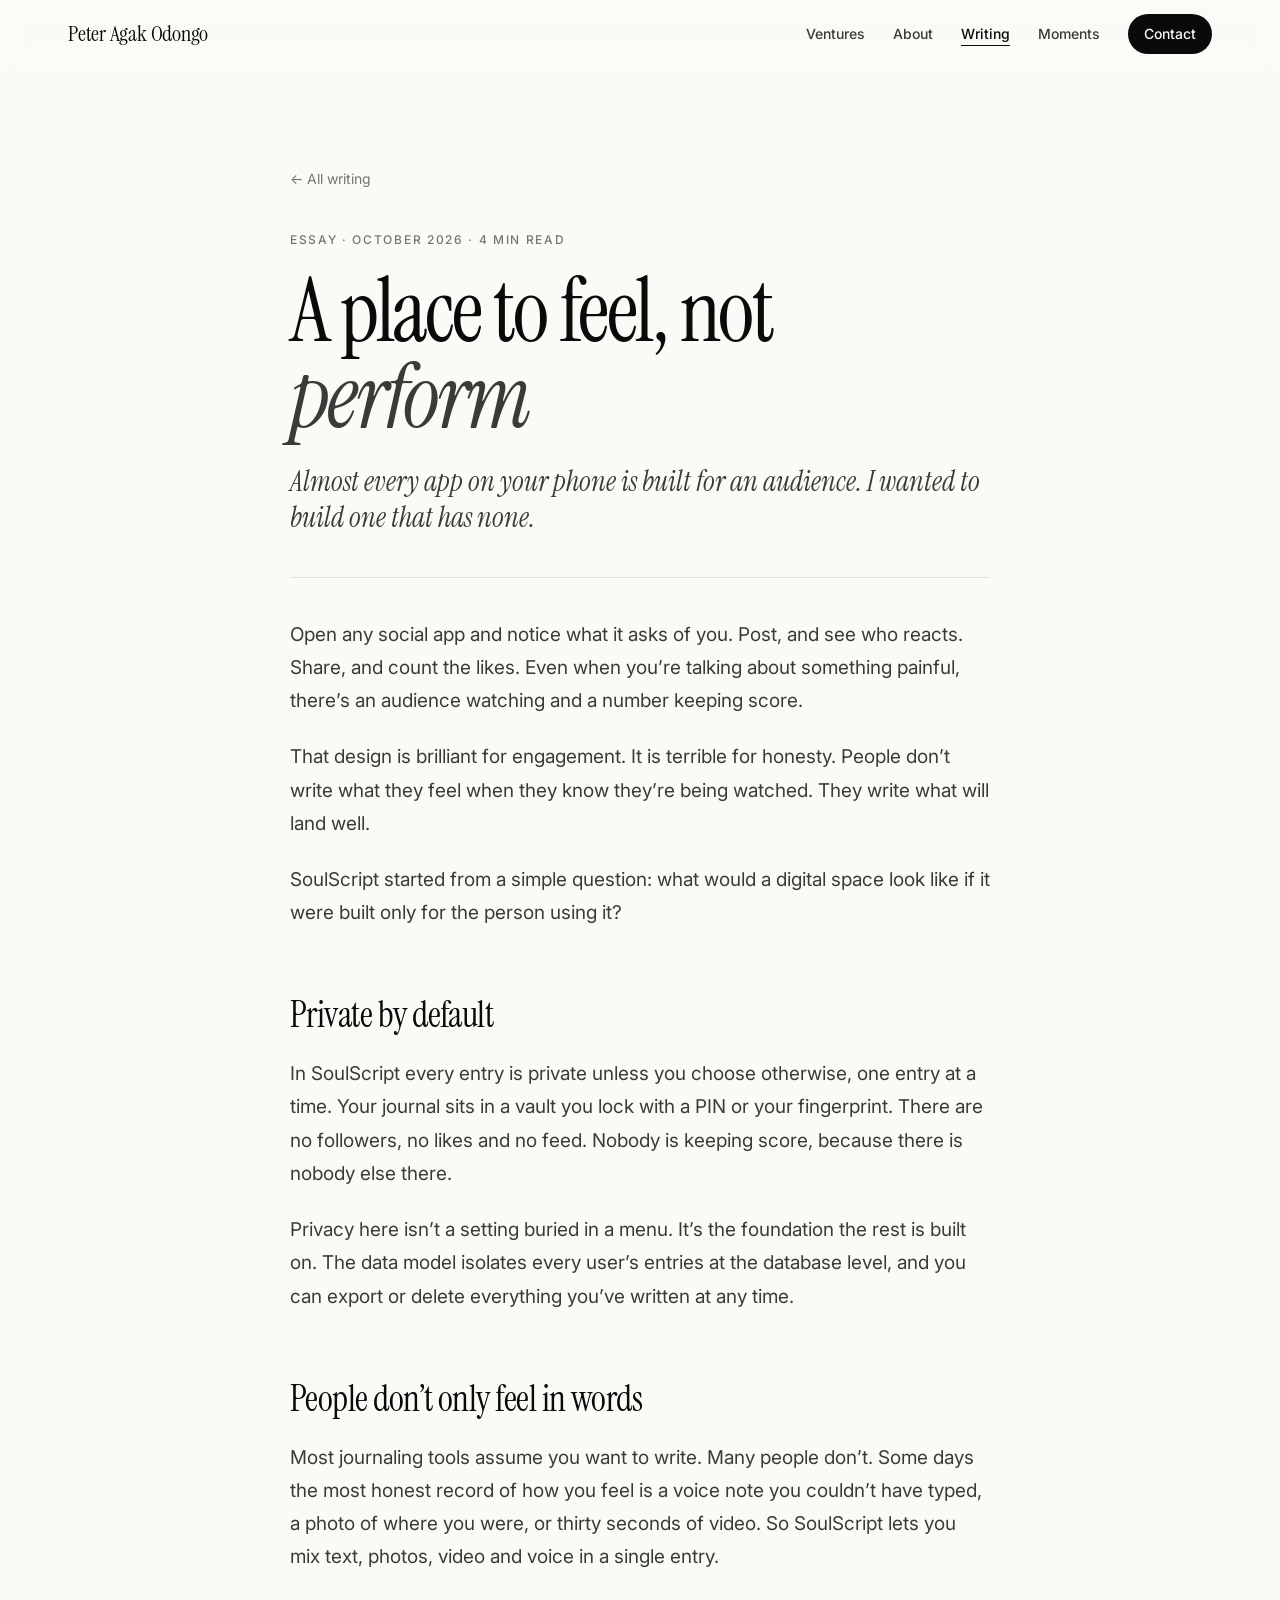
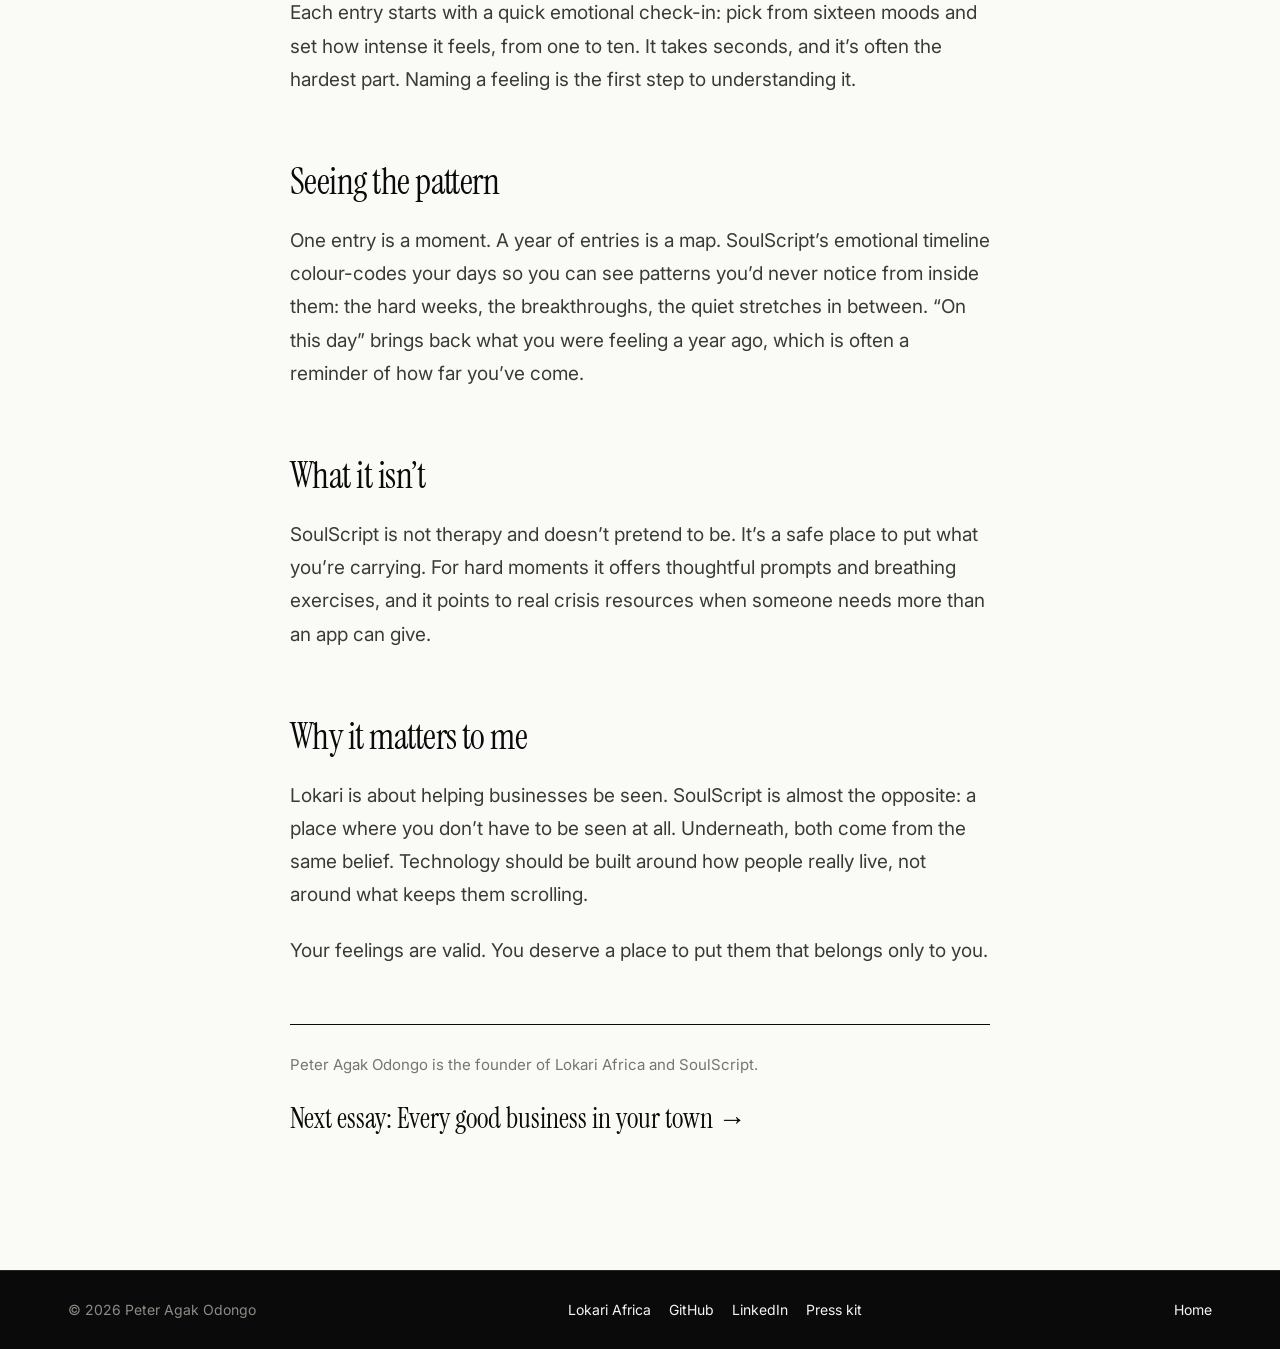
<file: writing/a-place-to-feel.html>
<!doctype html>
<html lang="en">
<head>
  <meta charset="utf-8">
  <meta name="viewport" content="width=device-width, initial-scale=1">
  <title>A place to feel, not perform — Peter Agak Odongo</title>
  <meta name="description" content="Why Peter Agak Odongo built SoulScript, a privacy-first emotional journal with no followers, no likes and no audience.">
  <meta name="author" content="Peter Agak Odongo">
  <meta name="robots" content="index, follow, max-image-preview:large">
  <link rel="canonical" href="https://peteragakodongo.vercel.app/writing/a-place-to-feel.html">
  <meta property="og:site_name" content="Peter Agak Odongo">
  <meta property="og:locale" content="en_KE">
  <meta property="og:type" content="article">
  <meta property="og:title" content="A place to feel, not perform — Peter Agak Odongo">
  <meta property="og:description" content="Why Peter Agak Odongo built SoulScript, a privacy-first emotional journal with no followers, no likes and no audience.">
  <meta property="og:url" content="https://peteragakodongo.vercel.app/writing/a-place-to-feel.html">
  <meta property="og:image" content="https://peteragakodongo.vercel.app/assets/img/og.jpg">
  <meta property="og:image:width" content="1200">
  <meta property="og:image:height" content="630">
  <meta property="og:image:alt" content="Peter Agak Odongo, founder of Lokari Africa and SoulScript">
  <meta property="article:published_time" content="2026-10-16">
  <meta property="article:author" content="https://peteragakodongo.vercel.app/">
  <meta name="twitter:card" content="summary_large_image">
  <meta name="twitter:title" content="A place to feel, not perform — Peter Agak Odongo">
  <meta name="twitter:description" content="Why Peter Agak Odongo built SoulScript, a privacy-first emotional journal with no followers, no likes and no audience.">
  <meta name="twitter:image" content="https://peteragakodongo.vercel.app/assets/img/og.jpg">
  <link rel="apple-touch-icon" href="../assets/img/apple-touch-icon.png">
  <link rel="sitemap" type="application/xml" href="../sitemap.xml">
  <meta name="theme-color" content="#FAFAF7">
  <link rel="icon" href="data:image/svg+xml,%3Csvg xmlns='http://www.w3.org/2000/svg' viewBox='0 0 64 64'%3E%3Crect width='64' height='64' rx='14' fill='%230A0A0A'/%3E%3Ctext x='50%25' y='54%25' text-anchor='middle' dominant-baseline='middle' font-family='Georgia,serif' font-size='30' fill='%23FAFAF7'%3EPO%3C/text%3E%3C/svg%3E">
  <link rel="preconnect" href="https://fonts.googleapis.com">
  <link rel="preconnect" href="https://fonts.gstatic.com" crossorigin>
  <link href="https://fonts.googleapis.com/css2?family=Instrument+Serif:ital@0;1&family=Inter:wght@400;500;600&display=swap" rel="stylesheet">
  <link rel="stylesheet" href="../styles.css">
  <script type="application/ld+json">
  { "@context": "https://schema.org", "@graph": [ { "@type": "BlogPosting", "headline": "A place to feel, not perform", "description": "Why Peter Agak Odongo built SoulScript, a privacy-first emotional journal with no followers, no likes and no audience.", "image": "https://peteragakodongo.vercel.app/assets/img/og.jpg", "datePublished": "2026-10-16", "dateModified": "2026-10-16", "inLanguage": "en", "mainEntityOfPage": "https://peteragakodongo.vercel.app/writing/a-place-to-feel.html", "author": { "@type": "Person", "name": "Peter Agak Odongo", "url": "https://peteragakodongo.vercel.app/" }, "publisher": { "@type": "Person", "name": "Peter Agak Odongo", "url": "https://peteragakodongo.vercel.app/" } }, { "@type": "BreadcrumbList", "itemListElement": [ { "@type": "ListItem", "position": 1, "name": "Home", "item": "https://peteragakodongo.vercel.app/" }, { "@type": "ListItem", "position": 2, "name": "Writing", "item": "https://peteragakodongo.vercel.app/writing.html" }, { "@type": "ListItem", "position": 3, "name": "A place to feel, not perform", "item": "https://peteragakodongo.vercel.app/writing/a-place-to-feel.html" } ] } ] }
  </script>
</head>
<body class="subpage">
  <header class="nav">
    <div class="wrap nav__inner">
      <a href="../" class="nav__mark" aria-label="Peter Agak Odongo, home">Peter Agak Odongo</a>
      <button class="nav__toggle" type="button" aria-expanded="false" aria-controls="nav-links"><span></span><span></span><span class="sr-only">Menu</span></button>
      <nav class="nav__links" id="nav-links" aria-label="Primary">
        <a href="../ventures.html">Ventures</a>
        <a href="../about.html">About</a>
        <a href="../writing.html" aria-current="page">Writing</a>
        <a href="../moments.html">Moments</a>
        <a href="../contact.html" class="nav__cta">Contact</a>
      </nav>
    </div>
  </header>

  <main class="article">
    <div class="article__wrap">
      <a class="article__back" href="../writing.html">← All writing</a>
      <p class="eyebrow">Essay · October 2026 · 4 min read</p>
      <h1 class="article__title">A place to feel, not <em>perform</em></h1>
      <p class="article__dek">Almost every app on your phone is built for an audience. I wanted to build one that has none.</p>

      <div class="article__body">
        <p>Open any social app and notice what it asks of you. Post, and see who reacts. Share, and count the likes. Even when you’re talking about something painful, there’s an audience watching and a number keeping score.</p>

        <p>That design is brilliant for engagement. It is terrible for honesty. People don’t write what they feel when they know they’re being watched. They write what will land well.</p>

        <p>SoulScript started from a simple question: what would a digital space look like if it were built only for the person using it?</p>

        <h2>Private by default</h2>

        <p>In SoulScript every entry is private unless you choose otherwise, one entry at a time. Your journal sits in a vault you lock with a PIN or your fingerprint. There are no followers, no likes and no feed. Nobody is keeping score, because there is nobody else there.</p>

        <p>Privacy here isn’t a setting buried in a menu. It’s the foundation the rest is built on. The data model isolates every user’s entries at the database level, and you can export or delete everything you’ve written at any time.</p>

        <h2>People don’t only feel in words</h2>

        <p>Most journaling tools assume you want to write. Many people don’t. Some days the most honest record of how you feel is a voice note you couldn’t have typed, a photo of where you were, or thirty seconds of video. So SoulScript lets you mix text, photos, video and voice in a single entry.</p>

        <p>Each entry starts with a quick emotional check-in: pick from sixteen moods and set how intense it feels, from one to ten. It takes seconds, and it’s often the hardest part. Naming a feeling is the first step to understanding it.</p>

        <h2>Seeing the pattern</h2>

        <p>One entry is a moment. A year of entries is a map. SoulScript’s emotional timeline colour-codes your days so you can see patterns you’d never notice from inside them: the hard weeks, the breakthroughs, the quiet stretches in between. “On this day” brings back what you were feeling a year ago, which is often a reminder of how far you’ve come.</p>

        <h2>What it isn’t</h2>

        <p>SoulScript is not therapy and doesn’t pretend to be. It’s a safe place to put what you’re carrying. For hard moments it offers thoughtful prompts and breathing exercises, and it points to real crisis resources when someone needs more than an app can give.</p>

        <h2>Why it matters to me</h2>

        <p>Lokari is about helping businesses be seen. SoulScript is almost the opposite: a place where you don’t have to be seen at all. Underneath, both come from the same belief. Technology should be built around how people really live, not around what keeps them scrolling.</p>

        <p>Your feelings are valid. You deserve a place to put them that belongs only to you.</p>
      </div>

      <footer class="article__foot">
        <p>Peter Agak Odongo is the founder of Lokari Africa and SoulScript.</p>
        <div class="article__next">
          <a href="every-good-business.html">Next essay: Every good business in your town →</a>
        </div>
      </footer>
    </div>
  </main>

  <footer class="footer">
    <div class="wrap footer__inner">
      <span>&copy; <span id="year">2026</span> Peter Agak Odongo</span>
      <span class="footer__links"><a href="https://www.lokari.co.ke/" target="_blank" rel="noopener">Lokari Africa</a><a href="https://github.com/Khalick" target="_blank" rel="me noopener">GitHub</a><a href="https://www.linkedin.com/in/peter-odongo-0024b2290" target="_blank" rel="me noopener">LinkedIn</a><a href="../press.html">Press kit</a></span>
      <a href="../">Home</a>
    </div>
  </footer>
  <script src="../script.js"></script>
</body>
</html>
</file>
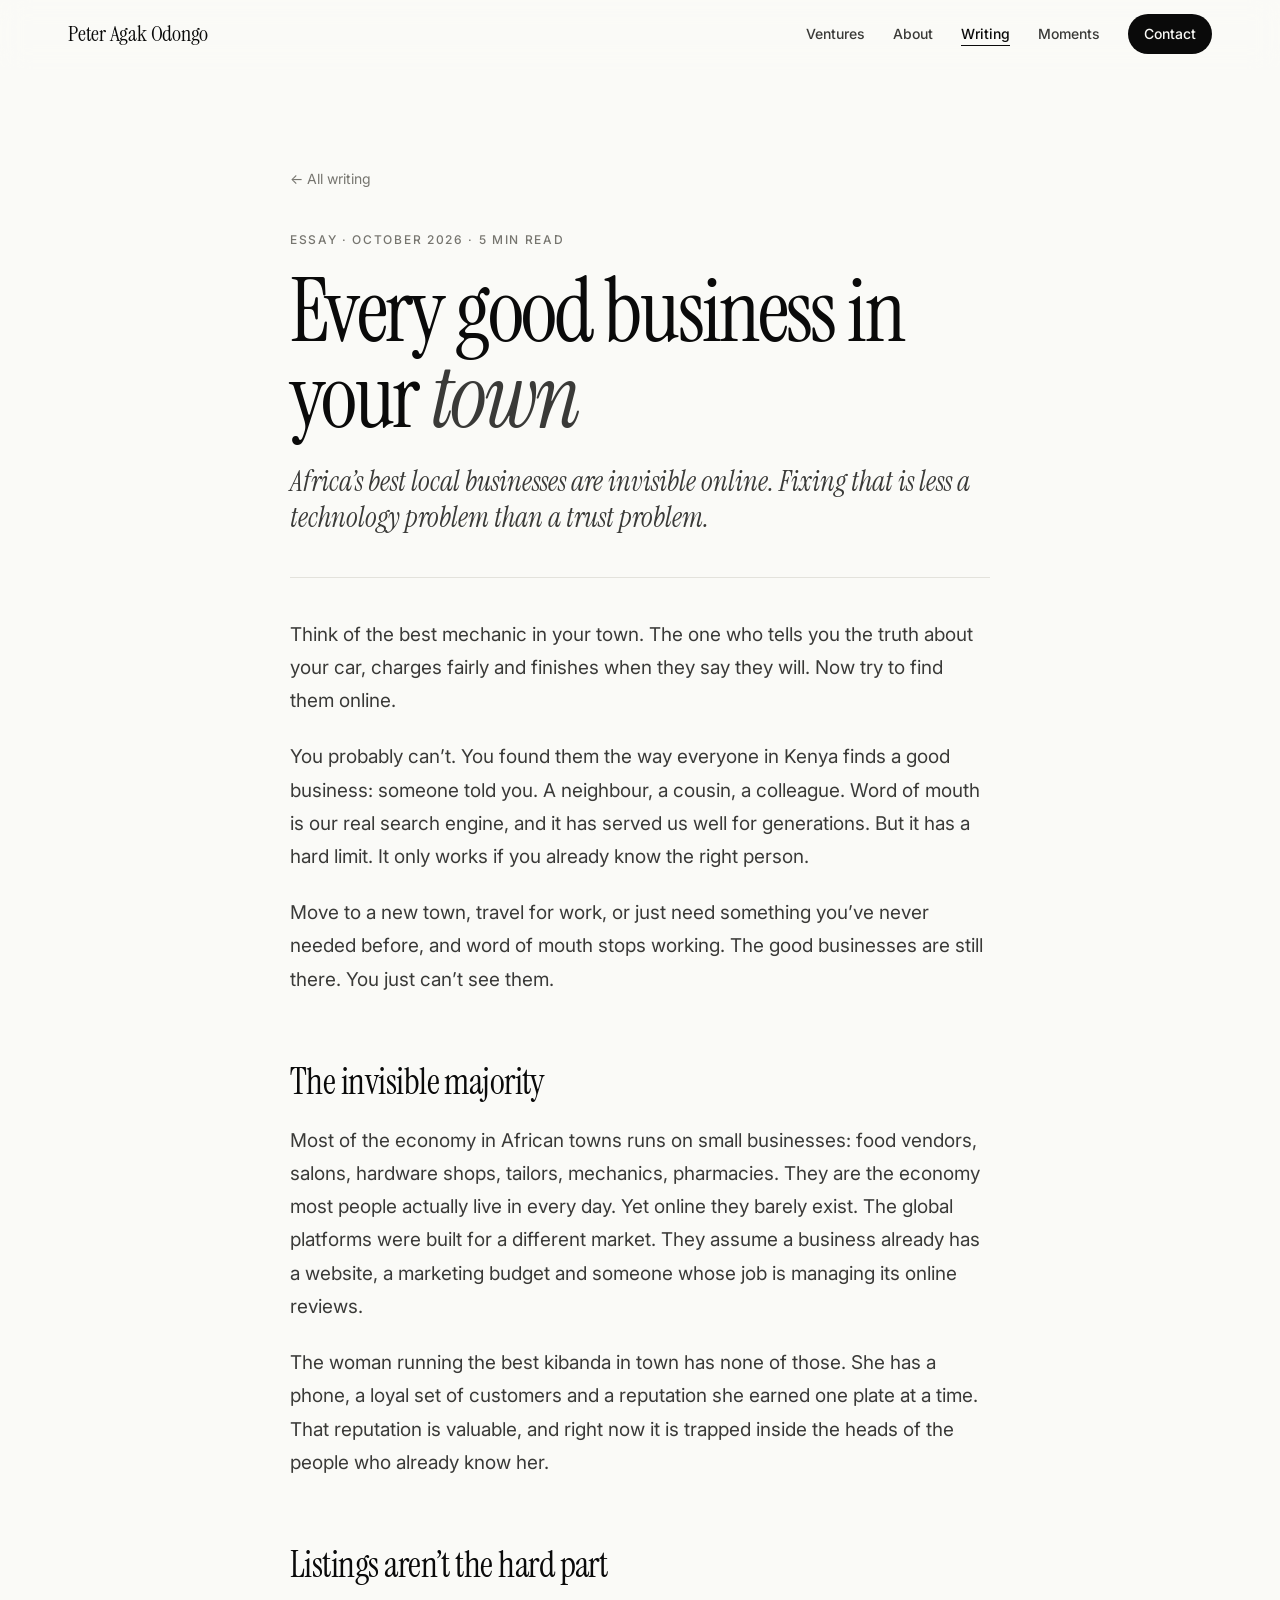
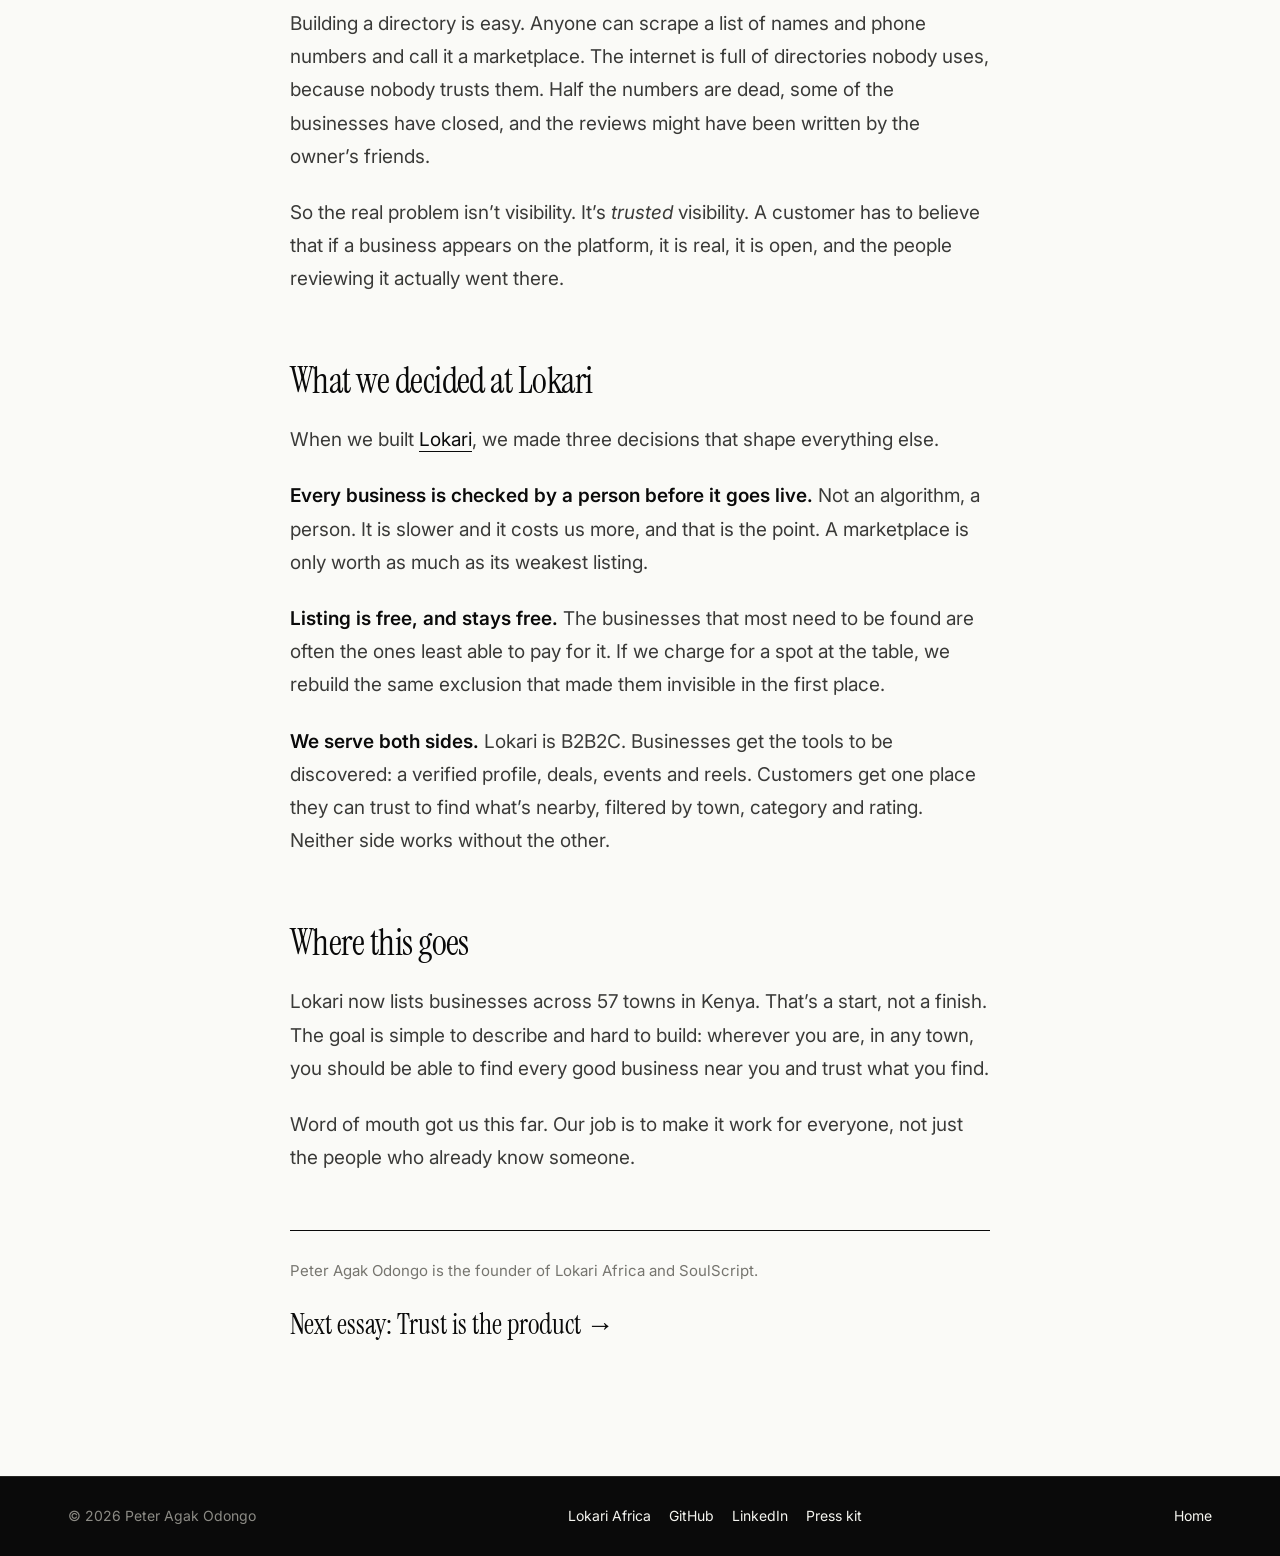
<file: writing/every-good-business.html>
<!doctype html>
<html lang="en">
<head>
  <meta charset="utf-8">
  <meta name="viewport" content="width=device-width, initial-scale=1">
  <title>Every good business in your town — Peter Agak Odongo</title>
  <meta name="description" content="Why Africa&#39;s best local businesses are invisible online, and why fixing it is about trust. By Lokari Africa founder Peter Agak Odongo.">
  <meta name="author" content="Peter Agak Odongo">
  <meta name="robots" content="index, follow, max-image-preview:large">
  <link rel="canonical" href="https://peteragakodongo.vercel.app/writing/every-good-business.html">
  <meta property="og:site_name" content="Peter Agak Odongo">
  <meta property="og:locale" content="en_KE">
  <meta property="og:type" content="article">
  <meta property="og:title" content="Every good business in your town — Peter Agak Odongo">
  <meta property="og:description" content="Why Africa&#39;s best local businesses are invisible online, and why fixing it is about trust. By Lokari Africa founder Peter Agak Odongo.">
  <meta property="og:url" content="https://peteragakodongo.vercel.app/writing/every-good-business.html">
  <meta property="og:image" content="https://peteragakodongo.vercel.app/assets/img/og.jpg">
  <meta property="og:image:width" content="1200">
  <meta property="og:image:height" content="630">
  <meta property="og:image:alt" content="Peter Agak Odongo, founder of Lokari Africa and SoulScript">
  <meta property="article:published_time" content="2026-10-16">
  <meta property="article:author" content="https://peteragakodongo.vercel.app/">
  <meta name="twitter:card" content="summary_large_image">
  <meta name="twitter:title" content="Every good business in your town — Peter Agak Odongo">
  <meta name="twitter:description" content="Why Africa&#39;s best local businesses are invisible online, and why fixing it is about trust. By Lokari Africa founder Peter Agak Odongo.">
  <meta name="twitter:image" content="https://peteragakodongo.vercel.app/assets/img/og.jpg">
  <link rel="apple-touch-icon" href="../assets/img/apple-touch-icon.png">
  <link rel="sitemap" type="application/xml" href="../sitemap.xml">
  <meta name="theme-color" content="#FAFAF7">
  <link rel="icon" href="data:image/svg+xml,%3Csvg xmlns='http://www.w3.org/2000/svg' viewBox='0 0 64 64'%3E%3Crect width='64' height='64' rx='14' fill='%230A0A0A'/%3E%3Ctext x='50%25' y='54%25' text-anchor='middle' dominant-baseline='middle' font-family='Georgia,serif' font-size='30' fill='%23FAFAF7'%3EPO%3C/text%3E%3C/svg%3E">
  <link rel="preconnect" href="https://fonts.googleapis.com">
  <link rel="preconnect" href="https://fonts.gstatic.com" crossorigin>
  <link href="https://fonts.googleapis.com/css2?family=Instrument+Serif:ital@0;1&family=Inter:wght@400;500;600&display=swap" rel="stylesheet">
  <link rel="stylesheet" href="../styles.css">
  <script type="application/ld+json">
  { "@context": "https://schema.org", "@graph": [ { "@type": "BlogPosting", "headline": "Every good business in your town", "description": "Why Africa's best local businesses are invisible online, and why fixing it is about trust. By Lokari Africa founder Peter Agak Odongo.", "image": "https://peteragakodongo.vercel.app/assets/img/og.jpg", "datePublished": "2026-10-16", "dateModified": "2026-10-16", "inLanguage": "en", "mainEntityOfPage": "https://peteragakodongo.vercel.app/writing/every-good-business.html", "author": { "@type": "Person", "name": "Peter Agak Odongo", "url": "https://peteragakodongo.vercel.app/" }, "publisher": { "@type": "Person", "name": "Peter Agak Odongo", "url": "https://peteragakodongo.vercel.app/" } }, { "@type": "BreadcrumbList", "itemListElement": [ { "@type": "ListItem", "position": 1, "name": "Home", "item": "https://peteragakodongo.vercel.app/" }, { "@type": "ListItem", "position": 2, "name": "Writing", "item": "https://peteragakodongo.vercel.app/writing.html" }, { "@type": "ListItem", "position": 3, "name": "Every good business in your town", "item": "https://peteragakodongo.vercel.app/writing/every-good-business.html" } ] } ] }
  </script>
</head>
<body class="subpage">
  <header class="nav">
    <div class="wrap nav__inner">
      <a href="../" class="nav__mark" aria-label="Peter Agak Odongo, home">Peter Agak Odongo</a>
      <button class="nav__toggle" type="button" aria-expanded="false" aria-controls="nav-links"><span></span><span></span><span class="sr-only">Menu</span></button>
      <nav class="nav__links" id="nav-links" aria-label="Primary">
        <a href="../ventures.html">Ventures</a>
        <a href="../about.html">About</a>
        <a href="../writing.html" aria-current="page">Writing</a>
        <a href="../moments.html">Moments</a>
        <a href="../contact.html" class="nav__cta">Contact</a>
      </nav>
    </div>
  </header>

  <main class="article">
    <div class="article__wrap">
      <a class="article__back" href="../writing.html">← All writing</a>
      <p class="eyebrow">Essay · October 2026 · 5 min read</p>
      <h1 class="article__title">Every good business in your <em>town</em></h1>
      <p class="article__dek">Africa’s best local businesses are invisible online. Fixing that is less a technology problem than a trust problem.</p>

      <div class="article__body">
        <p>Think of the best mechanic in your town. The one who tells you the truth about your car, charges fairly and finishes when they say they will. Now try to find them online.</p>

        <p>You probably can’t. You found them the way everyone in Kenya finds a good business: someone told you. A neighbour, a cousin, a colleague. Word of mouth is our real search engine, and it has served us well for generations. But it has a hard limit. It only works if you already know the right person.</p>

        <p>Move to a new town, travel for work, or just need something you’ve never needed before, and word of mouth stops working. The good businesses are still there. You just can’t see them.</p>

        <h2>The invisible majority</h2>

        <p>Most of the economy in African towns runs on small businesses: food vendors, salons, hardware shops, tailors, mechanics, pharmacies. They are the economy most people actually live in every day. Yet online they barely exist. The global platforms were built for a different market. They assume a business already has a website, a marketing budget and someone whose job is managing its online reviews.</p>

        <p>The woman running the best kibanda in town has none of those. She has a phone, a loyal set of customers and a reputation she earned one plate at a time. That reputation is valuable, and right now it is trapped inside the heads of the people who already know her.</p>

        <h2>Listings aren’t the hard part</h2>

        <p>Building a directory is easy. Anyone can scrape a list of names and phone numbers and call it a marketplace. The internet is full of directories nobody uses, because nobody trusts them. Half the numbers are dead, some of the businesses have closed, and the reviews might have been written by the owner’s friends.</p>

        <p>So the real problem isn’t visibility. It’s <em>trusted</em> visibility. A customer has to believe that if a business appears on the platform, it is real, it is open, and the people reviewing it actually went there.</p>

        <h2>What we decided at Lokari</h2>

        <p>When we built <a href="https://www.lokari.co.ke/" target="_blank" rel="noopener">Lokari</a>, we made three decisions that shape everything else.</p>

        <p><strong>Every business is checked by a person before it goes live.</strong> Not an algorithm, a person. It is slower and it costs us more, and that is the point. A marketplace is only worth as much as its weakest listing.</p>

        <p><strong>Listing is free, and stays free.</strong> The businesses that most need to be found are often the ones least able to pay for it. If we charge for a spot at the table, we rebuild the same exclusion that made them invisible in the first place.</p>

        <p><strong>We serve both sides.</strong> Lokari is B2B2C. Businesses get the tools to be discovered: a verified profile, deals, events and reels. Customers get one place they can trust to find what’s nearby, filtered by town, category and rating. Neither side works without the other.</p>

        <h2>Where this goes</h2>

        <p>Lokari now lists businesses across 57 towns in Kenya. That’s a start, not a finish. The goal is simple to describe and hard to build: wherever you are, in any town, you should be able to find every good business near you and trust what you find.</p>

        <p>Word of mouth got us this far. Our job is to make it work for everyone, not just the people who already know someone.</p>
      </div>

      <footer class="article__foot">
        <p>Peter Agak Odongo is the founder of Lokari Africa and SoulScript.</p>
        <div class="article__next">
          <a href="trust-is-the-product.html">Next essay: Trust is the product →</a>
        </div>
      </footer>
    </div>
  </main>

  <footer class="footer">
    <div class="wrap footer__inner">
      <span>&copy; <span id="year">2026</span> Peter Agak Odongo</span>
      <span class="footer__links"><a href="https://www.lokari.co.ke/" target="_blank" rel="noopener">Lokari Africa</a><a href="https://github.com/Khalick" target="_blank" rel="me noopener">GitHub</a><a href="https://www.linkedin.com/in/peter-odongo-0024b2290" target="_blank" rel="me noopener">LinkedIn</a><a href="../press.html">Press kit</a></span>
      <a href="../">Home</a>
    </div>
  </footer>
  <script src="../script.js"></script>
</body>
</html>
</file>
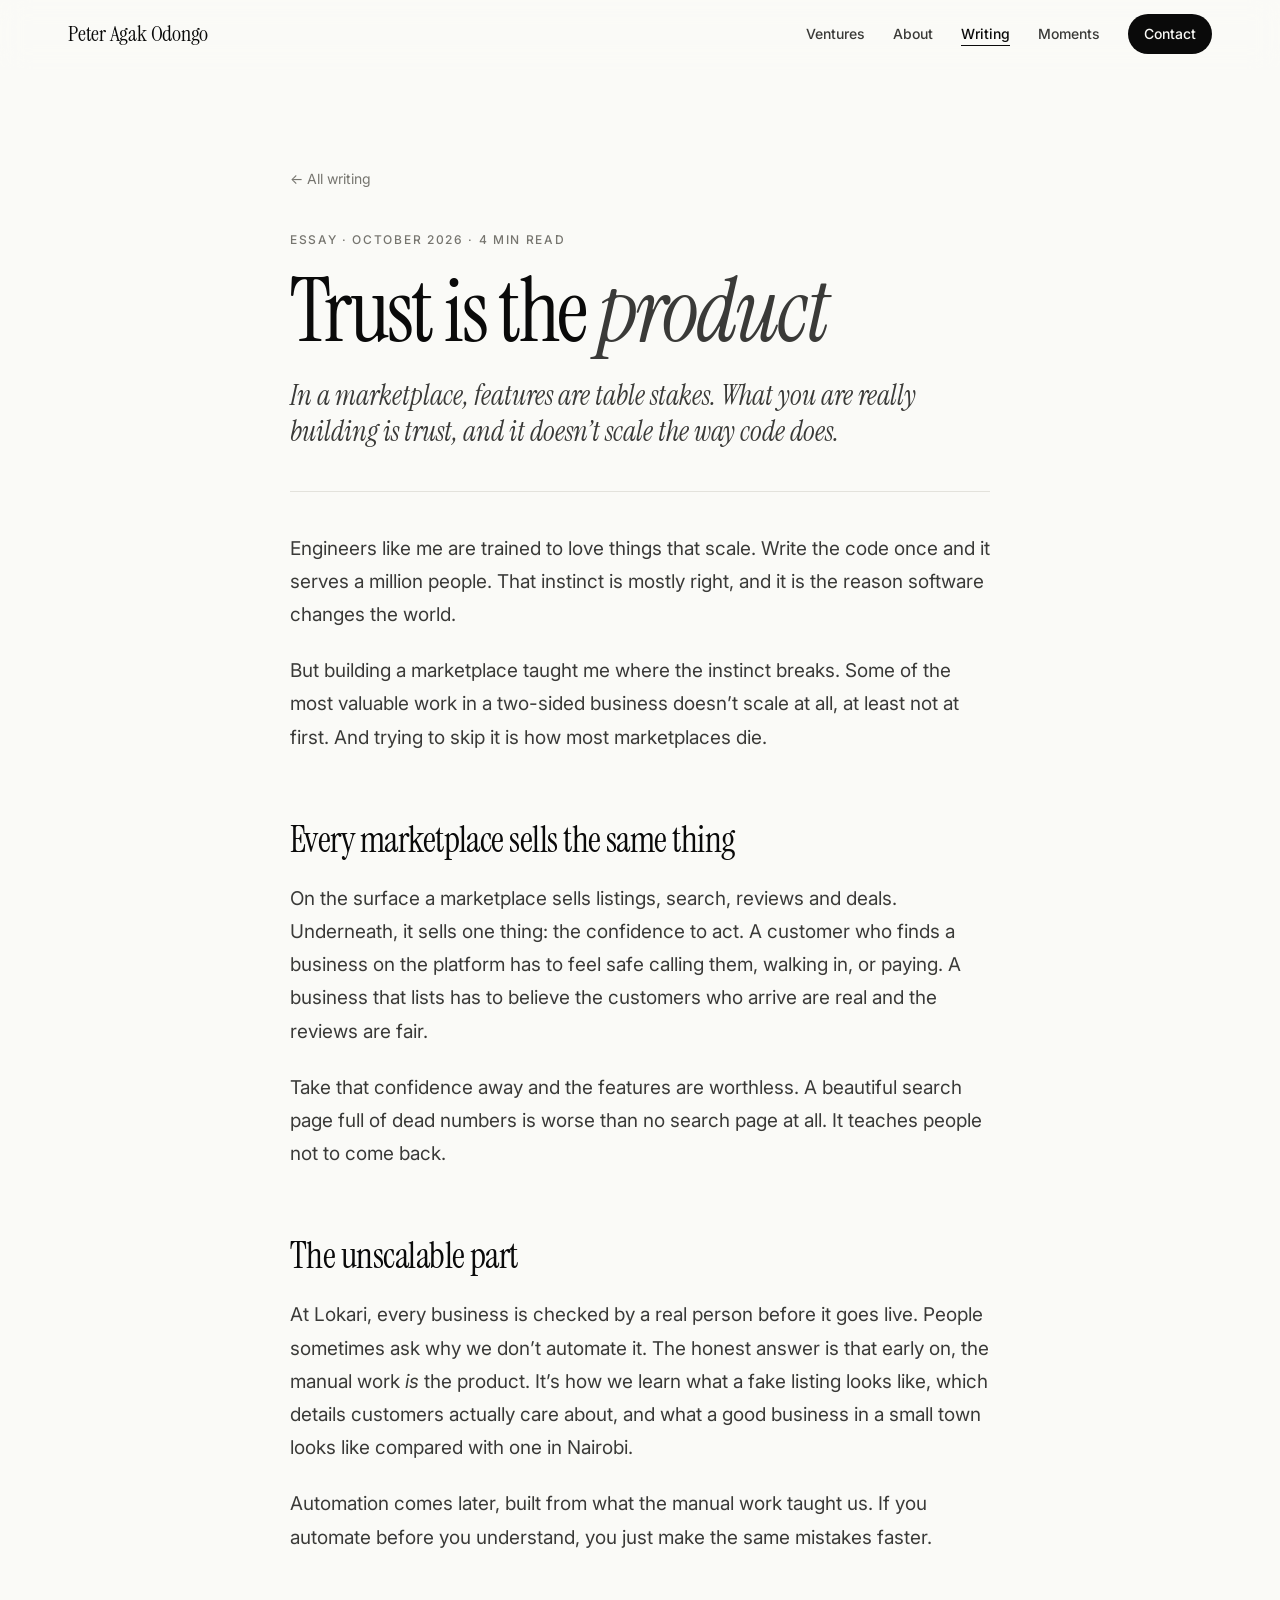
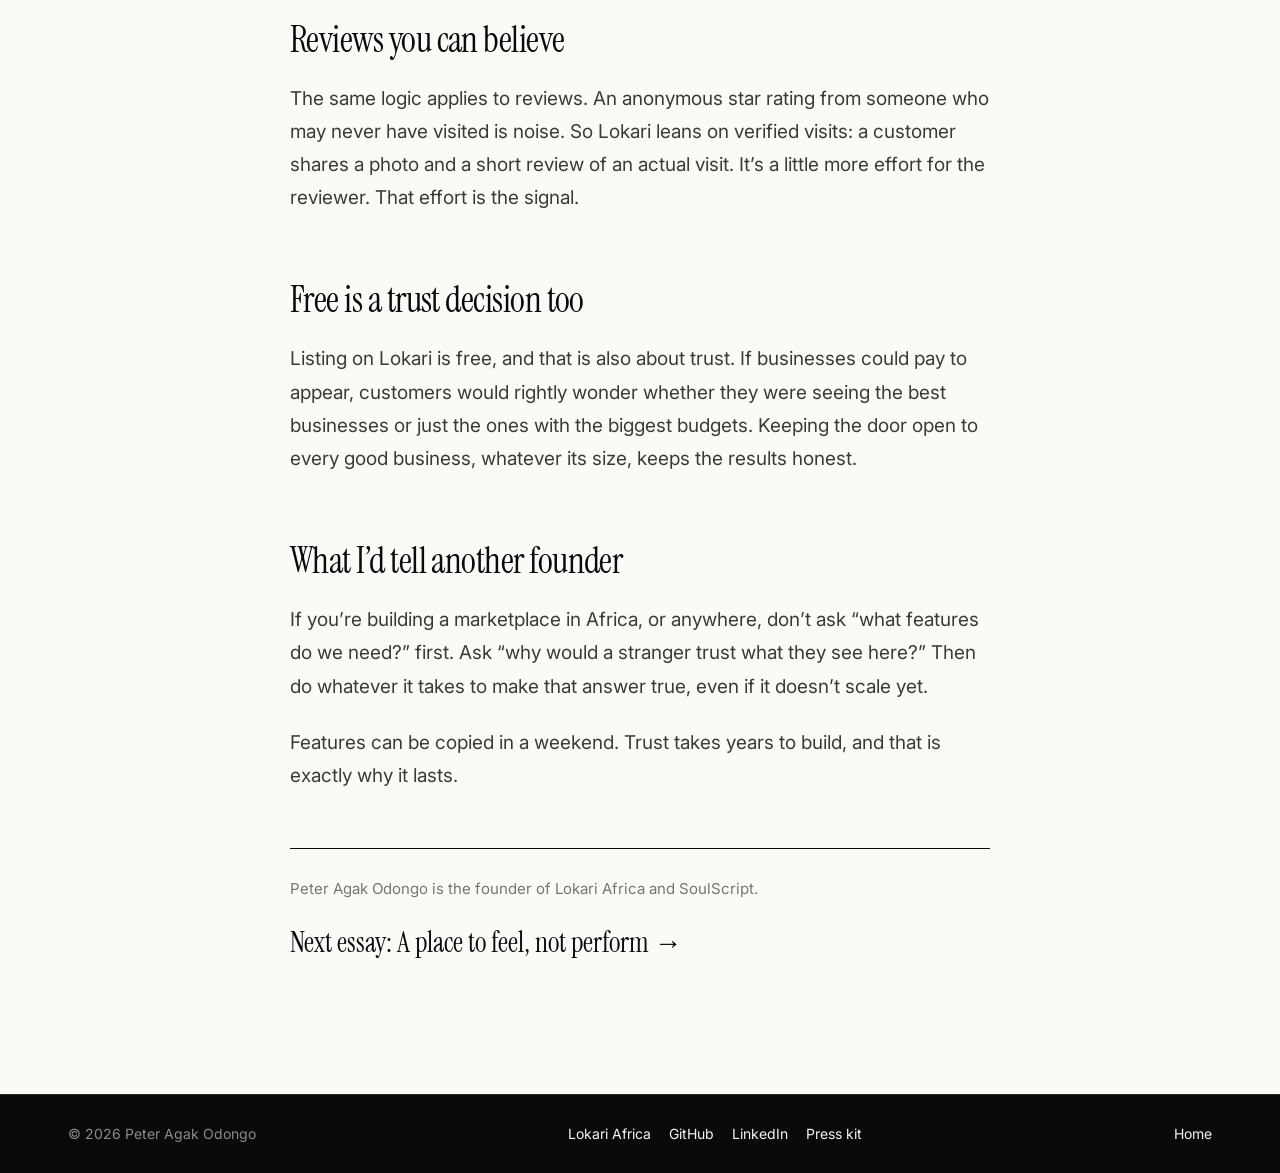
<file: writing/trust-is-the-product.html>
<!doctype html>
<html lang="en">
<head>
  <meta charset="utf-8">
  <meta name="viewport" content="width=device-width, initial-scale=1">
  <title>Trust is the product — Peter Agak Odongo</title>
  <meta name="description" content="In a marketplace, features are table stakes. What you are really building is trust, and it doesn&#39;t scale the way code does. By Peter Agak Odongo.">
  <meta name="author" content="Peter Agak Odongo">
  <meta name="robots" content="index, follow, max-image-preview:large">
  <link rel="canonical" href="https://peteragakodongo.vercel.app/writing/trust-is-the-product.html">
  <meta property="og:site_name" content="Peter Agak Odongo">
  <meta property="og:locale" content="en_KE">
  <meta property="og:type" content="article">
  <meta property="og:title" content="Trust is the product — Peter Agak Odongo">
  <meta property="og:description" content="In a marketplace, features are table stakes. What you are really building is trust, and it doesn&#39;t scale the way code does. By Peter Agak Odongo.">
  <meta property="og:url" content="https://peteragakodongo.vercel.app/writing/trust-is-the-product.html">
  <meta property="og:image" content="https://peteragakodongo.vercel.app/assets/img/og.jpg">
  <meta property="og:image:width" content="1200">
  <meta property="og:image:height" content="630">
  <meta property="og:image:alt" content="Peter Agak Odongo, founder of Lokari Africa and SoulScript">
  <meta property="article:published_time" content="2026-10-16">
  <meta property="article:author" content="https://peteragakodongo.vercel.app/">
  <meta name="twitter:card" content="summary_large_image">
  <meta name="twitter:title" content="Trust is the product — Peter Agak Odongo">
  <meta name="twitter:description" content="In a marketplace, features are table stakes. What you are really building is trust, and it doesn&#39;t scale the way code does. By Peter Agak Odongo.">
  <meta name="twitter:image" content="https://peteragakodongo.vercel.app/assets/img/og.jpg">
  <link rel="apple-touch-icon" href="../assets/img/apple-touch-icon.png">
  <link rel="sitemap" type="application/xml" href="../sitemap.xml">
  <meta name="theme-color" content="#FAFAF7">
  <link rel="icon" href="data:image/svg+xml,%3Csvg xmlns='http://www.w3.org/2000/svg' viewBox='0 0 64 64'%3E%3Crect width='64' height='64' rx='14' fill='%230A0A0A'/%3E%3Ctext x='50%25' y='54%25' text-anchor='middle' dominant-baseline='middle' font-family='Georgia,serif' font-size='30' fill='%23FAFAF7'%3EPO%3C/text%3E%3C/svg%3E">
  <link rel="preconnect" href="https://fonts.googleapis.com">
  <link rel="preconnect" href="https://fonts.gstatic.com" crossorigin>
  <link href="https://fonts.googleapis.com/css2?family=Instrument+Serif:ital@0;1&family=Inter:wght@400;500;600&display=swap" rel="stylesheet">
  <link rel="stylesheet" href="../styles.css">
  <script type="application/ld+json">
  { "@context": "https://schema.org", "@graph": [ { "@type": "BlogPosting", "headline": "Trust is the product", "description": "In a marketplace, features are table stakes. What you are really building is trust, and it doesn't scale the way code does. By Peter Agak Odongo.", "image": "https://peteragakodongo.vercel.app/assets/img/og.jpg", "datePublished": "2026-10-16", "dateModified": "2026-10-16", "inLanguage": "en", "mainEntityOfPage": "https://peteragakodongo.vercel.app/writing/trust-is-the-product.html", "author": { "@type": "Person", "name": "Peter Agak Odongo", "url": "https://peteragakodongo.vercel.app/" }, "publisher": { "@type": "Person", "name": "Peter Agak Odongo", "url": "https://peteragakodongo.vercel.app/" } }, { "@type": "BreadcrumbList", "itemListElement": [ { "@type": "ListItem", "position": 1, "name": "Home", "item": "https://peteragakodongo.vercel.app/" }, { "@type": "ListItem", "position": 2, "name": "Writing", "item": "https://peteragakodongo.vercel.app/writing.html" }, { "@type": "ListItem", "position": 3, "name": "Trust is the product", "item": "https://peteragakodongo.vercel.app/writing/trust-is-the-product.html" } ] } ] }
  </script>
</head>
<body class="subpage">
  <header class="nav">
    <div class="wrap nav__inner">
      <a href="../" class="nav__mark" aria-label="Peter Agak Odongo, home">Peter Agak Odongo</a>
      <button class="nav__toggle" type="button" aria-expanded="false" aria-controls="nav-links"><span></span><span></span><span class="sr-only">Menu</span></button>
      <nav class="nav__links" id="nav-links" aria-label="Primary">
        <a href="../ventures.html">Ventures</a>
        <a href="../about.html">About</a>
        <a href="../writing.html" aria-current="page">Writing</a>
        <a href="../moments.html">Moments</a>
        <a href="../contact.html" class="nav__cta">Contact</a>
      </nav>
    </div>
  </header>

  <main class="article">
    <div class="article__wrap">
      <a class="article__back" href="../writing.html">← All writing</a>
      <p class="eyebrow">Essay · October 2026 · 4 min read</p>
      <h1 class="article__title">Trust is the <em>product</em></h1>
      <p class="article__dek">In a marketplace, features are table stakes. What you are really building is trust, and it doesn’t scale the way code does.</p>

      <div class="article__body">
        <p>Engineers like me are trained to love things that scale. Write the code once and it serves a million people. That instinct is mostly right, and it is the reason software changes the world.</p>

        <p>But building a marketplace taught me where the instinct breaks. Some of the most valuable work in a two-sided business doesn’t scale at all, at least not at first. And trying to skip it is how most marketplaces die.</p>

        <h2>Every marketplace sells the same thing</h2>

        <p>On the surface a marketplace sells listings, search, reviews and deals. Underneath, it sells one thing: the confidence to act. A customer who finds a business on the platform has to feel safe calling them, walking in, or paying. A business that lists has to believe the customers who arrive are real and the reviews are fair.</p>

        <p>Take that confidence away and the features are worthless. A beautiful search page full of dead numbers is worse than no search page at all. It teaches people not to come back.</p>

        <h2>The unscalable part</h2>

        <p>At Lokari, every business is checked by a real person before it goes live. People sometimes ask why we don’t automate it. The honest answer is that early on, the manual work <em>is</em> the product. It’s how we learn what a fake listing looks like, which details customers actually care about, and what a good business in a small town looks like compared with one in Nairobi.</p>

        <p>Automation comes later, built from what the manual work taught us. If you automate before you understand, you just make the same mistakes faster.</p>

        <h2>Reviews you can believe</h2>

        <p>The same logic applies to reviews. An anonymous star rating from someone who may never have visited is noise. So Lokari leans on verified visits: a customer shares a photo and a short review of an actual visit. It’s a little more effort for the reviewer. That effort is the signal.</p>

        <h2>Free is a trust decision too</h2>

        <p>Listing on Lokari is free, and that is also about trust. If businesses could pay to appear, customers would rightly wonder whether they were seeing the best businesses or just the ones with the biggest budgets. Keeping the door open to every good business, whatever its size, keeps the results honest.</p>

        <h2>What I’d tell another founder</h2>

        <p>If you’re building a marketplace in Africa, or anywhere, don’t ask “what features do we need?” first. Ask “why would a stranger trust what they see here?” Then do whatever it takes to make that answer true, even if it doesn’t scale yet.</p>

        <p>Features can be copied in a weekend. Trust takes years to build, and that is exactly why it lasts.</p>
      </div>

      <footer class="article__foot">
        <p>Peter Agak Odongo is the founder of Lokari Africa and SoulScript.</p>
        <div class="article__next">
          <a href="a-place-to-feel.html">Next essay: A place to feel, not perform →</a>
        </div>
      </footer>
    </div>
  </main>

  <footer class="footer">
    <div class="wrap footer__inner">
      <span>&copy; <span id="year">2026</span> Peter Agak Odongo</span>
      <span class="footer__links"><a href="https://www.lokari.co.ke/" target="_blank" rel="noopener">Lokari Africa</a><a href="https://github.com/Khalick" target="_blank" rel="me noopener">GitHub</a><a href="https://www.linkedin.com/in/peter-odongo-0024b2290" target="_blank" rel="me noopener">LinkedIn</a><a href="../press.html">Press kit</a></span>
      <a href="../">Home</a>
    </div>
  </footer>
  <script src="../script.js"></script>
</body>
</html>
</file>
<file: styles.css>
/* ---------- Tokens ---------- */
:root {
  --bg: #FAFAF7;
  --bg-alt: #F2F1EC;
  --ink: #0A0A0A;
  --ink-2: #3A3A38;
  --muted: #76756F;
  --line: #E3E2DC;
  --inverse-bg: #0A0A0A;
  --inverse-ink: #F5F5F0;
  --inverse-muted: #8C8B85;
  --inverse-line: #262624;

  --serif: "Instrument Serif", Georgia, "Times New Roman", serif;
  --sans: "Inter", -apple-system, BlinkMacSystemFont, "Segoe UI", Roboto, sans-serif;

  --gutter: clamp(16px, 4vw, 48px);
  --max: 1240px;
  --ease: cubic-bezier(.2, .7, .1, 1);
}

/* ---------- Base ---------- */
*, *::before, *::after { box-sizing: border-box; }
html { scroll-behavior: smooth; -webkit-text-size-adjust: 100%; }
body {
  margin: 0;
  background: var(--bg);
  color: var(--ink);
  font-family: var(--sans);
  font-size: 17px;
  line-height: 1.6;
  -webkit-font-smoothing: antialiased;
  text-rendering: optimizeLegibility;
  overflow-x: hidden;
}
img { display: block; max-width: 100%; height: auto; }
a { color: inherit; text-decoration: none; }
h1, h2, h3 { margin: 0; font-weight: 400; }
p { margin: 0; }
em { font-style: italic; }
::selection { background: var(--ink); color: var(--bg); }

.wrap { width: 100%; max-width: var(--max); margin: 0 auto; padding: 0 var(--gutter); }

.eyebrow {
  font-size: 12px;
  font-weight: 500;
  letter-spacing: .14em;
  text-transform: uppercase;
  color: var(--muted);
}
.eyebrow--inverse { color: var(--inverse-muted); }

/* ---------- Buttons ---------- */
.btn {
  display: inline-flex; align-items: center; gap: .5em;
  height: 48px; padding: 0 22px;
  border-radius: 999px;
  font: 500 15px/1 var(--sans);
  border: 1px solid var(--ink);
  cursor: pointer;
  transition: background .25s var(--ease), color .25s var(--ease), transform .25s var(--ease);
}
.btn:hover { transform: translateY(-1px); }
.btn--solid { background: var(--ink); color: var(--bg); }
.btn--solid:hover { background: var(--ink-2); }
.btn--ghost { background: transparent; color: var(--ink); }
.btn--ghost:hover { background: var(--ink); color: var(--bg); }
.btn--light { background: var(--inverse-ink); color: var(--inverse-bg); border-color: var(--inverse-ink); }
.btn--outline-light { background: transparent; color: var(--inverse-ink); border-color: #3A3A38; }
.btn--outline-light:hover { border-color: var(--inverse-ink); }
.btn--light:hover { background: transparent; color: var(--inverse-ink); }

.link-arrow {
  display: inline-flex; gap: .4em;
  font-weight: 500;
  border-bottom: 1px solid var(--ink);
  padding-bottom: 2px;
  transition: gap .25s var(--ease);
}
.link-arrow:hover { gap: .7em; }

/* ---------- Nav ---------- */
.nav {
  position: sticky; top: 0; z-index: 50;
  background: color-mix(in srgb, var(--bg) 82%, transparent);
  backdrop-filter: saturate(1.4) blur(14px);
  -webkit-backdrop-filter: saturate(1.4) blur(14px);
  border-bottom: 1px solid transparent;
  transition: border-color .3s;
}
.nav.is-scrolled { border-bottom-color: var(--line); }
.nav__inner { display: flex; align-items: center; justify-content: space-between; height: 68px; }
.nav__mark { font-family: var(--serif); font-size: 22px; letter-spacing: -.01em; white-space: nowrap; }
.nav__links { display: flex; align-items: center; gap: 28px; font-size: 14px; font-weight: 500; }
.nav__links a { color: var(--ink-2); transition: color .2s; }
.nav__links a:hover { color: var(--ink); }
.nav__links .nav__cta { color: var(--bg); background: var(--ink); padding: 9px 16px; border-radius: 999px; }
.nav__links .nav__cta:hover { color: var(--bg); background: var(--ink-2); }

/* ---------- Hero ---------- */
.hero { padding: clamp(40px, 7vw, 96px) 0 0; }
.hero__grid {
  display: grid;
  grid-template-columns: 1.15fr .85fr;
  gap: clamp(32px, 6vw, 96px);
  align-items: end;
}
.hero__copy { padding-bottom: 12px; }
.hero__title {
  font-family: var(--serif);
  font-size: clamp(64px, 11vw, 168px);
  line-height: .9;
  letter-spacing: -.035em;
  margin: 20px 0 32px;
}
.hero__title em { color: var(--ink-2); }
.hero__lede { font-size: clamp(17px, 1.5vw, 20px); color: var(--ink-2); max-width: 34em; }
.hero__actions { display: flex; flex-wrap: wrap; gap: 12px; margin-top: 36px; }

.hero__portrait { margin: 0; position: relative; }
.hero__portrait img {
  width: 100%;
  aspect-ratio: 4 / 5;
  object-fit: cover;
  object-position: 50% 20%;
  border-radius: 4px;
  filter: grayscale(.15) contrast(1.03);
}
.hero__portrait figcaption {
  margin-top: 12px;
  font-size: 12px; letter-spacing: .08em; text-transform: uppercase; color: var(--muted);
}

.facts {
  display: grid; grid-template-columns: repeat(4, 1fr);
  margin-top: clamp(56px, 8vw, 112px);
}
.facts > div { padding: 22px 20px 26px 0; border-top: 1px solid var(--line); }
.facts > div + div { padding-left: 20px; border-left: 1px solid var(--line); }
.facts dt { font-size: 12px; letter-spacing: .12em; text-transform: uppercase; color: var(--muted); margin-bottom: 6px; }
.facts dd { margin: 0; font-size: 15px; font-weight: 500; }

/* ---------- Thesis ---------- */
.thesis { padding: clamp(80px, 12vw, 160px) 0; border-top: 1px solid var(--line); background: var(--bg-alt); }
.thesis__quote {
  margin: 24px 0 0;
  font-family: var(--serif);
  font-size: clamp(30px, 4.4vw, 60px);
  line-height: 1.12;
  letter-spacing: -.02em;
  max-width: 22em;
}

/* ---------- Sections ---------- */
.section { padding: clamp(80px, 11vw, 144px) 0; }
.section--tight { padding-top: 0; }
.section__head { margin-bottom: clamp(40px, 6vw, 72px); }
.section__head--row { display: flex; justify-content: space-between; align-items: end; gap: 32px; flex-wrap: wrap; }
.section__title {
  font-family: var(--serif);
  font-size: clamp(44px, 6.5vw, 96px);
  line-height: .95;
  letter-spacing: -.03em;
  margin-top: 16px;
}
.section__title em { color: var(--ink-2); }
.section__aside { max-width: 26em; color: var(--muted); }

/* ---------- Ventures ---------- */
.venture { border-top: 1px solid var(--ink); }
.venture--lead {
  display: grid; grid-template-columns: .8fr 1.2fr;
  gap: clamp(28px, 5vw, 72px);
  padding-top: 40px;
}
.venture__media img {
  width: 100%; aspect-ratio: 4 / 5; object-fit: cover; object-position: 50% 25%;
  border-radius: 4px;
}
.venture__meta { display: flex; gap: 10px; flex-wrap: wrap; margin-bottom: 18px; }
.venture__meta span {
  font-size: 12px; font-weight: 500; letter-spacing: .08em; text-transform: uppercase;
  border: 1px solid var(--line); padding: 5px 10px; border-radius: 999px; color: var(--ink-2);
}
.venture__name { font-family: var(--serif); font-size: clamp(44px, 5.5vw, 76px); line-height: 1; letter-spacing: -.025em; }
.venture__tag { font-family: var(--serif); font-style: italic; font-size: clamp(20px, 2vw, 26px); color: var(--ink-2); margin: 10px 0 22px; }
.venture__body > p:not(.venture__tag) { color: var(--ink-2); max-width: 36em; }

.venture__stats {
  list-style: none; padding: 0; margin: 32px 0;
  display: grid; grid-template-columns: repeat(3, 1fr);
  border-top: 1px solid var(--line); border-bottom: 1px solid var(--line);
}
.venture__stats li { padding: 20px 0; }
.venture__stats li + li { padding-left: 20px; border-left: 1px solid var(--line); }
.venture__stats strong { display: block; font-family: var(--serif); font-weight: 400; font-size: clamp(32px, 3.4vw, 48px); line-height: 1; letter-spacing: -.02em; }
.venture__stats span { font-size: 13px; color: var(--muted); }

.venture__features {
  list-style: none; padding: 0; margin: 0 0 32px;
  display: grid; grid-template-columns: repeat(2, 1fr); gap: 10px 24px;
  font-size: 15px;
}
.venture__features li { display: flex; gap: 10px; align-items: baseline; }
.venture__features li::before { content: ""; width: 14px; height: 1px; background: var(--ink); flex: none; transform: translateY(-4px); }

.venture--second {
  display: grid; grid-template-columns: .8fr 1.2fr;
  gap: clamp(28px, 5vw, 72px);
  margin-top: clamp(56px, 8vw, 96px);
  padding-top: 40px;
}
.venture__index { font-family: var(--serif); font-size: clamp(80px, 10vw, 160px); line-height: .8; color: var(--line); letter-spacing: -.04em; }
.venture--second .venture__name { margin-bottom: 18px; }

/* ---------- Band ---------- */
.band { background: var(--inverse-bg); color: var(--inverse-ink); padding: clamp(64px, 9vw, 120px) 0; }
.band__grid { display: grid; grid-template-columns: repeat(3, 1fr); }
.band__grid > div { padding-right: 24px; }
.band__grid > div + div { padding-left: 24px; border-left: 1px solid var(--inverse-line); }
.band__num { font-family: var(--serif); font-size: clamp(56px, 7vw, 104px); line-height: 1; letter-spacing: -.03em; }
.band__label { margin-top: 14px; color: var(--inverse-muted); font-size: 15px; max-width: 22em; }

/* ---------- Story ---------- */
.story { display: grid; grid-template-columns: .9fr 1.1fr; gap: clamp(40px, 7vw, 112px); align-items: start; }
.story__head { position: sticky; top: 108px; margin-bottom: 0; }
.story__portrait { margin: 40px 0 0; max-width: 340px; }
.story__portrait img { aspect-ratio: 4 / 5; object-fit: cover; object-position: 50% 15%; border-radius: 4px; filter: grayscale(1) contrast(1.05); transition: filter .6s var(--ease); }
.story__portrait:hover img { filter: grayscale(0); }

.timeline { list-style: none; margin: 0; padding: 0; border-top: 1px solid var(--ink); }
.timeline li {
  display: grid; grid-template-columns: 130px 1fr; gap: 24px;
  padding: 30px 0; border-bottom: 1px solid var(--line);
}
.timeline__when { font-size: 12px; font-weight: 500; letter-spacing: .12em; text-transform: uppercase; color: var(--muted); padding-top: 8px; }
.timeline h3 { font-family: var(--serif); font-size: clamp(26px, 2.6vw, 34px); line-height: 1.1; letter-spacing: -.015em; margin-bottom: 8px; }
.timeline p { color: var(--ink-2); font-size: 16px; }

/* ---------- Gallery ---------- */
.seen {
  list-style: none; padding: 0; margin: 0 0 40px;
  display: flex; flex-wrap: wrap;
  border-top: 1px solid var(--line); border-bottom: 1px solid var(--line);
}
.seen li { font-family: var(--serif); font-size: clamp(22px, 2.4vw, 32px); letter-spacing: -.01em; padding: 16px 28px 16px 0; }
.seen li + li { padding-left: 28px; border-left: 1px solid var(--line); }

.gallery { columns: 3; column-gap: 16px; }
.g { margin: 0 0 22px; break-inside: avoid; }
.g button {
  display: block; width: 100%; padding: 0; border: 0;
  background: var(--bg-alt); border-radius: 4px; overflow: hidden; cursor: zoom-in;
}
.g img { width: 100%; height: auto; transition: transform 1.2s var(--ease); }
.g button:hover img { transform: scale(1.03); }
.g button:focus-visible { outline: 2px solid var(--ink); outline-offset: 3px; }
.g figcaption { display: flex; justify-content: space-between; align-items: baseline; gap: 12px; padding-top: 10px; font-size: 14px; color: var(--ink-2); }
.g figcaption span + span { font-size: 11px; letter-spacing: .1em; text-transform: uppercase; color: var(--muted); white-space: nowrap; }

/* ---------- Lightbox ---------- */
.lightbox {
  position: fixed; inset: 0; z-index: 100;
  background: rgba(10, 10, 10, .95);
  display: flex; align-items: center; justify-content: center;
  padding: 64px 88px;
}
.lightbox[hidden] { display: none; }
.lightbox__figure { margin: 0; display: flex; flex-direction: column; align-items: center; max-width: 100%; }
.lightbox__figure img { max-width: min(1100px, 100%); max-height: calc(100vh - 150px); width: auto; height: auto; border-radius: 4px; }
.lightbox__figure figcaption { margin-top: 14px; color: var(--inverse-ink); font-size: 14px; letter-spacing: .02em; }
.lightbox__close, .lightbox__nav {
  position: absolute; width: 48px; height: 48px; border-radius: 999px;
  background: transparent; color: var(--inverse-ink); border: 1px solid #3A3A38;
  font: 400 20px/1 var(--sans); cursor: pointer; transition: background .2s, color .2s;
}
.lightbox__close:hover, .lightbox__nav:hover { background: var(--inverse-ink); color: var(--inverse-bg); }
.lightbox__close { top: 16px; right: 16px; font-size: 26px; }
.lightbox__nav { top: 50%; transform: translateY(-50%); }
.lightbox__nav--prev { left: 20px; }
.lightbox__nav--next { right: 20px; }

/* ---------- SoulScript extras ---------- */
.venture__pull { font-family: var(--serif); font-style: italic; font-size: clamp(24px, 2.6vw, 36px); line-height: 1.15; color: var(--ink-2); margin-top: 28px; max-width: 11em; }
.stack { display: flex; flex-wrap: wrap; gap: 8px; }
.stack span { font-size: 13px; padding: 6px 12px; border: 1px solid var(--line); border-radius: 999px; background: var(--bg-alt); color: var(--ink-2); }
/* ---------- Contact ---------- */
.contact { background: var(--inverse-bg); color: var(--inverse-ink); padding: clamp(96px, 13vw, 176px) 0 clamp(80px, 10vw, 128px); }
.contact__title { font-family: var(--serif); font-size: clamp(52px, 9vw, 140px); line-height: .92; letter-spacing: -.035em; margin: 20px 0 28px; }
.contact__title em { color: var(--inverse-muted); }
.contact__lede { color: var(--inverse-muted); max-width: 30em; font-size: 18px; }
.contact__email {
  display: inline-flex; gap: .3em; margin-top: 44px;
  font-family: var(--serif); font-size: clamp(30px, 4.6vw, 64px); line-height: 1.1; letter-spacing: -.02em;
  border-bottom: 1px solid var(--inverse-line); padding-bottom: 6px;
  overflow-wrap: anywhere; transition: border-color .25s;
}
.contact__email:hover { border-bottom-color: var(--inverse-ink); }
.contact__grid { display: grid; grid-template-columns: repeat(4, 1fr); margin-top: 64px; border-top: 1px solid var(--inverse-line); }
.contact__item { display: flex; flex-direction: column; gap: 8px; padding: 26px 20px 28px 0; border-bottom: 1px solid var(--inverse-line); transition: background .25s; }
.contact__item + .contact__item { padding-left: 20px; border-left: 1px solid var(--inverse-line); }
.contact__item:hover { background: #151514; }
.contact__k { font-size: 12px; letter-spacing: .12em; text-transform: uppercase; color: var(--inverse-muted); }
.contact__v { font-family: var(--serif); font-size: clamp(22px, 2.2vw, 30px); line-height: 1.15; }

/* ---------- Footer ---------- */
.footer { background: var(--inverse-bg); color: var(--inverse-muted); border-top: 1px solid var(--inverse-line); font-size: 14px; }
.footer__inner { display: flex; justify-content: space-between; gap: 16px; flex-wrap: wrap; padding-top: 28px; padding-bottom: 28px; }
.footer a { color: var(--inverse-ink); }

/* ---------- Motion ---------- */
.js .reveal { opacity: 0; transform: translateY(24px); transition: opacity .9s var(--ease), transform .9s var(--ease); }
.js .reveal.is-in { opacity: 1; transform: none; }
@media (prefers-reduced-motion: reduce) {
  html { scroll-behavior: auto; }
  .reveal { opacity: 1; transform: none; transition: none; }
  .g img, .btn { transition: none; }
}

/* ---------- Responsive ---------- */
@media (max-width: 960px) {
  .hero__grid, .venture--lead, .venture--second, .story { grid-template-columns: 1fr; }
  .hero__portrait { max-width: 520px; }
  .facts, .contact__grid { grid-template-columns: repeat(2, 1fr); }
  .facts > div:nth-child(3), .contact__item:nth-child(3) { padding-left: 0; border-left: 0; }
  .facts > div:nth-child(n+3) { border-top: 1px solid var(--line); }
  .story__head { position: static; }
  .venture__index { display: none; }
  .gallery { columns: 2; }
  .venture__pull { margin-top: 0; }
}
@media (max-width: 640px) {
  body { font-size: 16px; }
  .nav__links a:not(.nav__cta) { display: none; }
  .nav__mark { font-size: 19px; }
  .band__grid { grid-template-columns: 1fr; }
  .band__grid > div { padding: 24px 0; }
  .band__grid > div + div { padding-left: 0; border-left: 0; border-top: 1px solid var(--inverse-line); }
  .contact__grid { grid-template-columns: 1fr; }
  .contact__item + .contact__item { padding-left: 0; border-left: 0; }
  .timeline li { grid-template-columns: 1fr; gap: 6px; }
  .timeline__when { padding-top: 0; }
  .venture__stats li + li { padding-left: 12px; }
  .venture__features { grid-template-columns: 1fr; }
  .gallery { column-gap: 10px; }
  .g { margin-bottom: 16px; }
  .g figcaption { flex-direction: column; gap: 2px; font-size: 13px; }
  .seen { flex-direction: column; }
  .seen li, .seen li + li { padding: 12px 0; border-left: 0; }
  .seen li + li { border-top: 1px solid var(--line); }
  .lightbox { padding: 64px 12px 96px; }
  .lightbox__nav { top: auto; bottom: 24px; transform: none; }
  .lightbox__nav--prev { left: calc(50% - 60px); }
  .lightbox__nav--next { right: calc(50% - 60px); }
}

/* ---------- Contact actions ---------- */
.contact__actions { display: flex; flex-wrap: wrap; gap: 12px; margin-top: 48px; }

/* ---------- Now ---------- */
.now { padding: clamp(72px, 10vw, 128px) 0; border-bottom: 1px solid var(--line); }
.now__grid { display: grid; grid-template-columns: .8fr 1.2fr; gap: clamp(32px, 6vw, 96px); }
.now__title { font-family: var(--serif); font-size: clamp(36px, 4.4vw, 60px); line-height: 1; letter-spacing: -.025em; margin-top: 14px; }
.now__date { margin-top: 14px; font-size: 13px; color: var(--muted); display: inline-flex; align-items: center; gap: 8px; }
.now__date::before { content: ""; width: 7px; height: 7px; border-radius: 50%; background: var(--ink); box-shadow: 0 0 0 4px var(--line); }
.now__list { list-style: none; margin: 0; padding: 0; border-top: 1px solid var(--ink); }
.now__list li { display: grid; grid-template-columns: 48px 1fr; gap: 16px; padding: 22px 0; border-bottom: 1px solid var(--line); }
.now__list span { font-size: 12px; letter-spacing: .1em; color: var(--muted); padding-top: 4px; }
.now__list p { color: var(--ink-2); }
.now__list strong { color: var(--ink); font-weight: 600; }
.now__list a { border-bottom: 1px solid var(--ink); color: var(--ink); }

/* ---------- How it works / roadmap ---------- */
.how { display: grid; grid-template-columns: 1fr 1fr; margin: 0 0 32px; border: 1px solid var(--line); border-radius: 6px; background: var(--bg-alt); }
.how--roadmap { margin-top: 28px; }
.how__col { padding: 22px 24px; }
.how__col + .how__col { border-left: 1px solid var(--line); }
.how h4 { margin: 0 0 12px; font-size: 12px; font-weight: 500; letter-spacing: .12em; text-transform: uppercase; color: var(--muted); }
.how ol { margin: 0; padding: 0; list-style: none; counter-reset: step; }
.how li { counter-increment: step; display: flex; gap: 12px; font-size: 15px; padding: 6px 0; }
.how li::before { content: counter(step); flex: none; width: 22px; height: 22px; border-radius: 50%; border: 1px solid var(--ink); font-size: 11px; display: grid; place-items: center; transform: translateY(1px); }
.venture__links { display: flex; flex-wrap: wrap; align-items: baseline; gap: 22px; font-size: 14px; }
.venture__links a:not(.link-arrow) { color: var(--muted); transition: color .2s; }
.venture__links a:not(.link-arrow):hover { color: var(--ink); }

/* ---------- Principles ---------- */
.principles { list-style: none; margin: 0; padding: 0; display: grid; grid-template-columns: repeat(3, 1fr); border-top: 1px solid var(--ink); }
.principles li { padding: 32px 28px 40px 0; border-bottom: 1px solid var(--line); }
.principles li:not(:nth-child(3n+1)) { padding-left: 28px; border-left: 1px solid var(--line); }
.principles__n { font-family: var(--serif); font-style: italic; font-size: 22px; color: var(--muted); }
.principles h3 { font-family: var(--serif); font-size: clamp(26px, 2.5vw, 34px); line-height: 1.1; letter-spacing: -.015em; margin: 14px 0 12px; }
.principles p { color: var(--ink-2); font-size: 16px; }

/* ---------- Writing ---------- */
.writing { background: var(--bg-alt); border-top: 1px solid var(--line); border-bottom: 1px solid var(--line); }
.essays { display: grid; grid-template-columns: repeat(3, 1fr); gap: 16px; }
.essay {
  display: flex; flex-direction: column; gap: 14px;
  padding: 28px; min-height: 340px;
  background: var(--bg); border: 1px solid var(--line); border-radius: 6px;
  transition: border-color .25s, transform .35s var(--ease);
}
.essay:hover { border-color: var(--ink); transform: translateY(-3px); }
.essay__meta { font-size: 12px; letter-spacing: .1em; text-transform: uppercase; color: var(--muted); }
.essay h3 { font-family: var(--serif); font-size: clamp(30px, 2.8vw, 40px); line-height: 1.05; letter-spacing: -.02em; }
.essay h3 em { color: var(--ink-2); }
.essay p { color: var(--ink-2); font-size: 15px; }
.essay__read { margin-top: auto; font-size: 14px; font-weight: 500; }

/* ---------- Article pages ---------- */
.article { padding: clamp(48px, 8vw, 96px) var(--gutter) clamp(80px, 10vw, 128px); }
.article__wrap { max-width: 700px; margin: 0 auto; }
.article__back { display: inline-block; font-size: 14px; color: var(--muted); margin-bottom: 40px; }
.article__back:hover { color: var(--ink); }
.article__title { font-family: var(--serif); font-size: clamp(48px, 7vw, 88px); line-height: .98; letter-spacing: -.03em; margin: 18px 0 24px; }
.article__title em { color: var(--ink-2); }
.article__dek { font-family: var(--serif); font-style: italic; font-size: clamp(22px, 2.4vw, 28px); line-height: 1.3; color: var(--ink-2); padding-bottom: 40px; border-bottom: 1px solid var(--line); }
.article__body { padding-top: 40px; font-size: 19px; line-height: 1.75; color: var(--ink-2); }
.article__body p + p { margin-top: 1.2em; }
.article__body h2 { font-family: var(--serif); font-size: clamp(28px, 3vw, 36px); line-height: 1.15; letter-spacing: -.015em; color: var(--ink); margin: 1.8em 0 .6em; }
.article__body strong { color: var(--ink); font-weight: 600; }
.article__body a { color: var(--ink); border-bottom: 1px solid var(--ink); }
.article__foot { margin-top: 56px; padding-top: 28px; border-top: 1px solid var(--ink); display: flex; flex-direction: column; gap: 20px; color: var(--muted); font-size: 15px; }
.article__next a { font-family: var(--serif); font-size: clamp(22px, 2.4vw, 28px); color: var(--ink); }
.article__next a:hover { text-decoration: underline; text-underline-offset: 6px; text-decoration-thickness: 1px; }

/* ---------- Press ---------- */
.press .section__head { margin-bottom: 48px; }
.press__intro { margin-top: 24px; max-width: 40em; color: var(--ink-2); font-size: 18px; }
.press__intro a, .facts-sheet a { border-bottom: 1px solid var(--ink); }
.press__grid { display: grid; grid-template-columns: 1.3fr .7fr; gap: clamp(32px, 5vw, 72px); align-items: start; }
.bio { border-top: 1px solid var(--ink); padding: 24px 0 36px; }
.bio__head { display: flex; justify-content: space-between; align-items: center; margin-bottom: 14px; }
.bio h2, .facts-sheet h2, .press__sub { font-family: var(--serif); font-size: clamp(28px, 2.8vw, 36px); letter-spacing: -.015em; }
.bio p { color: var(--ink-2); }
.bio p + p { margin-top: 1em; }
.copy { font: 500 13px/1 var(--sans); padding: 9px 14px; border-radius: 999px; border: 1px solid var(--line); background: var(--bg); color: var(--ink); cursor: pointer; transition: border-color .2s; }
.copy:hover { border-color: var(--ink); }
.facts-sheet { background: var(--bg-alt); border: 1px solid var(--line); border-radius: 6px; padding: 28px; position: sticky; top: 96px; }
.facts-sheet dl { margin: 18px 0 0; }
.facts-sheet dl > div { padding: 12px 0; border-top: 1px solid var(--line); }
.facts-sheet dt { font-size: 11px; letter-spacing: .12em; text-transform: uppercase; color: var(--muted); margin-bottom: 4px; }
.facts-sheet dd { margin: 0; font-size: 15px; }
.press__sub { margin-top: clamp(56px, 8vw, 96px); padding-top: 24px; border-top: 1px solid var(--ink); }
.press__note { color: var(--muted); margin: 8px 0 28px; }
.press__photos { display: grid; grid-template-columns: repeat(3, 1fr); gap: 16px; }
.press__photo img { aspect-ratio: 4 / 5; object-fit: cover; object-position: 50% 20%; width: 100%; border-radius: 4px; transition: opacity .2s; }
.press__photo:hover img { opacity: .88; }
.press__photo span { display: flex; justify-content: space-between; padding-top: 10px; font-size: 14px; }
.press__photo em { font-style: normal; color: var(--muted); }

/* ---------- Responsive (new sections) ---------- */
@media (max-width: 1060px) {
  .nav__links a:not(.nav__cta) { display: none; }
}
@media (max-width: 960px) {
  .now__grid, .press__grid { grid-template-columns: 1fr; }
  .principles, .essays { grid-template-columns: 1fr 1fr; }
  .principles li:not(:nth-child(3n+1)) { padding-left: 0; border-left: 0; }
  .principles li:nth-child(even) { padding-left: 24px; border-left: 1px solid var(--line); }
  .essays .essay:last-child { grid-column: 1 / -1; min-height: 0; }
  .facts-sheet { position: static; }
}
@media (max-width: 640px) {
  .how, .principles, .essays, .press__photos { grid-template-columns: 1fr; }
  .how__col + .how__col { border-left: 0; border-top: 1px solid var(--line); }
  .principles li:nth-child(even) { padding-left: 0; border-left: 0; }
  .principles li { padding: 26px 0 30px; }
  .essay { min-height: 0; }
  .article__body { font-size: 17px; }
}

/* =========================================================
   Multi-page structure
   ========================================================= */
.sr-only { position: absolute; width: 1px; height: 1px; padding: 0; margin: -1px; overflow: hidden; clip: rect(0 0 0 0); white-space: nowrap; border: 0; }

/* Active nav item */
.nav__links a[aria-current="page"]:not(.nav__cta) { color: var(--ink); text-decoration: underline; text-underline-offset: 6px; text-decoration-thickness: 1px; }

/* Sub-pages: give the first section breathing room under the nav */
.subpage main > section:first-child { padding-top: clamp(56px, 8vw, 104px); }
.subpage main > .contact:first-child { min-height: calc(100vh - 68px - 77px); }

/* Mobile menu toggle */
.nav__toggle { display: none; width: 44px; height: 44px; margin-right: -10px; border: 0; background: transparent; cursor: pointer; position: relative; }
.nav__toggle span:not(.sr-only) { position: absolute; left: 11px; right: 11px; height: 1.5px; background: var(--ink); transition: transform .3s var(--ease), top .3s var(--ease); }
.nav__toggle span:nth-child(1) { top: 17px; }
.nav__toggle span:nth-child(2) { top: 25px; }
.nav--open .nav__toggle span:nth-child(1) { top: 21px; transform: rotate(45deg); }
.nav--open .nav__toggle span:nth-child(2) { top: 21px; transform: rotate(-45deg); }

@media (max-width: 1060px) {
  .nav__toggle { display: block; }
  .nav__links {
    position: absolute; top: 68px; left: 0; right: 0;
    flex-direction: column; align-items: stretch; gap: 0;
    padding: 8px var(--gutter) 24px;
    background: var(--bg); border-bottom: 1px solid var(--line);
    box-shadow: 0 24px 40px -24px rgba(0,0,0,.18);
    display: none;
  }
  .nav--open .nav__links { display: flex; }
  .nav--open .nav__links a:not(.nav__cta) { display: block; }
  .nav__links a:not(.nav__cta) { font-family: var(--serif); font-size: 30px; font-weight: 400; color: var(--ink); padding: 12px 0; border-bottom: 1px solid var(--line); }
  .nav__links .nav__cta { margin-top: 18px; text-align: center; padding: 14px 16px; font-size: 15px; }
}

/* =========================================================
   Home page summary blocks
   ========================================================= */
.home-block { padding: clamp(64px, 8vw, 104px) 0; }
.home-head { display: flex; justify-content: space-between; align-items: end; gap: 24px; margin-bottom: 32px; }
.home-title { font-family: var(--serif); font-size: clamp(36px, 4.2vw, 60px); line-height: 1; letter-spacing: -.025em; margin-top: 12px; }
.home-title em { color: var(--ink-2); }

/* Venture cards */
.vcards { display: grid; grid-template-columns: 1fr 1fr; gap: 16px; }
.vcard {
  display: grid; grid-template-rows: auto 1fr;
  border: 1px solid var(--line); border-radius: 6px; overflow: hidden;
  background: var(--bg); transition: border-color .25s, transform .35s var(--ease);
}
.vcard:hover { border-color: var(--ink); transform: translateY(-3px); }
.vcard__media { aspect-ratio: 16 / 9; overflow: hidden; background: var(--bg-alt); }
.vcard__media img { width: 100%; height: 100%; object-fit: cover; object-position: 50% 30%; transition: transform 1.2s var(--ease); }
.vcard:hover .vcard__media img { transform: scale(1.03); }
.vcard__body { padding: 26px 28px 28px; display: flex; flex-direction: column; gap: 10px; }
.vcard__meta { font-size: 12px; letter-spacing: .12em; text-transform: uppercase; color: var(--muted); }
.vcard h3 { font-family: var(--serif); font-size: clamp(36px, 3.6vw, 52px); line-height: 1; letter-spacing: -.025em; }
.vcard p:not(.vcard__meta) { color: var(--ink-2); font-size: 16px; max-width: 34em; }
.vcard__stats { list-style: none; margin: 10px 0 0; padding: 16px 0 0; border-top: 1px solid var(--line); display: flex; flex-wrap: wrap; gap: 8px 28px; font-size: 14px; color: var(--muted); }
.vcard__stats strong { font-family: var(--serif); font-weight: 400; font-size: 26px; color: var(--ink); margin-right: 4px; letter-spacing: -.01em; }

.vcard--dark { background: var(--inverse-bg); border-color: var(--inverse-bg); color: var(--inverse-ink); }
.vcard--dark:hover { border-color: var(--inverse-bg); }
.vcard--dark .vcard__quote {
  aspect-ratio: 16 / 9; display: flex; align-items: flex-end;
  padding: 28px; border-bottom: 1px solid var(--inverse-line);
  font-family: var(--serif); font-style: italic; font-size: clamp(30px, 3.4vw, 48px); line-height: 1.05; letter-spacing: -.02em;
}
.vcard--dark p:not(.vcard__meta) { color: var(--inverse-muted); }
.vcard--dark .vcard__meta { color: var(--inverse-muted); }
.vcard--dark .vcard__stats { border-top-color: var(--inverse-line); color: var(--inverse-muted); }
.vcard--dark .vcard__stats strong { color: var(--inverse-ink); }

/* Now strip */
.now-strip { border-top: 1px solid var(--line); border-bottom: 1px solid var(--line); background: var(--bg-alt); }
.now-strip__inner { display: flex; align-items: center; gap: 32px; padding-top: 22px; padding-bottom: 22px; }
.now-strip__label { flex: none; display: inline-flex; align-items: center; gap: 10px; font-size: 12px; font-weight: 500; letter-spacing: .12em; text-transform: uppercase; }
.now-strip__dot { width: 8px; height: 8px; border-radius: 50%; background: var(--ink); box-shadow: 0 0 0 4px var(--line); animation: pulse 2.4s ease-in-out infinite; }
@keyframes pulse { 50% { box-shadow: 0 0 0 7px transparent; } }
.now-strip ul { list-style: none; margin: 0; padding: 0; display: flex; flex-wrap: wrap; gap: 8px 0; font-size: 15px; color: var(--ink-2); }
.now-strip li + li::before { content: "·"; margin: 0 16px; color: var(--muted); }

/* Writing + Moments split */
.split { display: grid; grid-template-columns: 1fr 1fr; gap: clamp(40px, 6vw, 96px); }
.split__col { display: flex; flex-direction: column; }
.split__col > .link-arrow { align-self: flex-start; margin-top: 24px; }
.post-list { list-style: none; margin: 0; padding: 0; border-top: 1px solid var(--ink); }
.post-list a { display: flex; justify-content: space-between; align-items: baseline; gap: 16px; padding: 20px 0; border-bottom: 1px solid var(--line); transition: padding .3s var(--ease); }
.post-list a:hover { padding-left: 8px; }
.post-list__title { font-family: var(--serif); font-size: clamp(24px, 2.2vw, 30px); line-height: 1.15; letter-spacing: -.01em; }
.post-list__meta { flex: none; font-size: 12px; letter-spacing: .1em; text-transform: uppercase; color: var(--muted); }
.mosaic { display: grid; grid-template-columns: repeat(2, minmax(0, 1fr)); grid-template-rows: repeat(2, minmax(0, 1fr)); gap: 8px; aspect-ratio: 4 / 3; border-radius: 6px; overflow: hidden; }
.mosaic img { width: 100%; height: 100%; min-height: 0; object-fit: cover; transition: transform 1.2s var(--ease), opacity .3s; }
.mosaic:hover img { opacity: .9; }

/* Compact contact */
.contact--compact { padding: clamp(72px, 9vw, 120px) 0; }
.contact-compact { display: grid; grid-template-columns: 1.3fr .7fr; gap: 48px; align-items: end; }
.contact--compact .contact__title { font-size: clamp(48px, 7vw, 104px); margin-top: 0; }
.contact--compact .contact__email { margin-top: 20px; font-size: clamp(24px, 3vw, 40px); }
.contact-compact__links { list-style: none; margin: 0; padding: 0; border-top: 1px solid var(--inverse-line); }
.contact-compact__links a { display: block; padding: 14px 0; border-bottom: 1px solid var(--inverse-line); font-family: var(--serif); font-size: 24px; transition: padding .3s var(--ease); }
.contact-compact__links a:hover { padding-left: 6px; }
.contact-compact__side .contact__actions { margin-top: 28px; }

@media (max-width: 960px) {
  .vcards, .split, .contact-compact { grid-template-columns: 1fr; }
  .now-strip__inner { flex-direction: column; align-items: flex-start; gap: 12px; }
}
@media (max-width: 640px) {
  .home-head { flex-direction: column; align-items: flex-start; gap: 14px; margin-bottom: 24px; }
  .vcard__body { padding: 22px 20px 24px; }
  .vcard--dark .vcard__quote { padding: 22px 20px; }
  .now-strip ul { flex-direction: column; gap: 6px; }
  .now-strip li + li::before { content: none; }
  .now-strip li::before { content: "—"; margin-right: 10px; color: var(--muted); }
  .post-list a { flex-direction: column; gap: 4px; }
}
@media (prefers-reduced-motion: reduce) {
  .now-strip__dot { animation: none; }
}

/* =========================================================
   Monochrome photo treatment (selected photos only)
   ========================================================= */
img.mono { filter: grayscale(1) contrast(1.06) brightness(.98); transition: filter .7s var(--ease), transform 1.2s var(--ease); }
img.mono:hover,
.g button:hover img.mono,
.mosaic:hover img.mono,
.chapter__portrait:hover img.mono { filter: grayscale(0) contrast(1) brightness(1); }

/* =========================================================
   About: Chapter one (Maranda) — dark
   ========================================================= */
.roots { background: var(--inverse-bg); color: var(--inverse-ink); padding: clamp(72px, 10vw, 140px) 0 clamp(72px, 9vw, 120px); }
.subpage main > .roots:first-child { padding-top: clamp(72px, 10vw, 140px); }
.roots__title { font-family: var(--serif); font-size: clamp(56px, 10vw, 152px); line-height: .9; letter-spacing: -.035em; margin-top: 20px; }
.roots__title em { color: var(--inverse-muted); }
.roots__place { margin-top: 20px; font-size: 13px; letter-spacing: .12em; text-transform: uppercase; color: var(--inverse-muted); }
.roots__grid { display: grid; grid-template-columns: 1.35fr .65fr; gap: clamp(40px, 6vw, 96px); margin-top: clamp(48px, 7vw, 88px); padding-top: 40px; border-top: 1px solid var(--inverse-line); }
.roots__lede { font-family: var(--serif); font-size: clamp(24px, 2.4vw, 32px); line-height: 1.3; letter-spacing: -.01em; color: var(--inverse-ink); margin-bottom: 28px; }
.roots__body p:not(.roots__lede) { color: var(--inverse-muted); font-size: 17px; line-height: 1.75; }
.roots__body p + p { margin-top: 1.1em; }
.roots__facts { margin: 0; align-self: start; position: sticky; top: 100px; }
.roots__facts > div { padding: 16px 0; border-bottom: 1px solid var(--inverse-line); }
.roots__facts > div:first-child { border-top: 1px solid var(--inverse-ink); }
.roots__facts dt { font-size: 11px; letter-spacing: .14em; text-transform: uppercase; color: var(--inverse-muted); margin-bottom: 4px; }
.roots__facts dd { margin: 0; font-family: var(--serif); font-size: 22px; line-height: 1.25; }
.roots__quote { margin: clamp(56px, 8vw, 104px) 0 0; font-family: var(--serif); font-style: italic; font-size: clamp(34px, 5vw, 72px); line-height: 1.05; letter-spacing: -.025em; max-width: 16em; }

/* About: Chapter two (Kirinyaga) */
.chapter__grid { display: grid; grid-template-columns: .7fr 1.3fr; gap: clamp(40px, 7vw, 112px); align-items: start; }
.chapter__portrait { margin: 0; position: sticky; top: 100px; }
.chapter__portrait img { width: 100%; aspect-ratio: 4 / 5; object-fit: cover; object-position: 50% 15%; border-radius: 4px; }
.chapter__place { margin: 18px 0 32px; font-size: 13px; letter-spacing: .12em; text-transform: uppercase; color: var(--muted); }
.chapter__body { max-width: 38em; }
.chapter__body p { color: var(--ink-2); font-size: 18px; line-height: 1.75; }
.chapter__body p + p { margin-top: 1.1em; }
.chapter__body p:last-child { font-family: var(--serif); font-size: clamp(24px, 2.4vw, 30px); line-height: 1.3; color: var(--ink); margin-top: 1.4em; }
.story__intro { margin-top: 20px; color: var(--ink-2); max-width: 22em; }

/* =========================================================
   Home: "Also built" line
   ========================================================= */
.also {
  display: grid; grid-template-columns: auto 1fr auto; align-items: center; gap: 24px;
  margin-top: 16px; padding: 18px 24px;
  border: 1px solid var(--line); border-radius: 6px; background: var(--bg-alt);
  transition: border-color .25s;
}
.also:hover { border-color: var(--ink); }
.also__label { font-size: 12px; font-weight: 500; letter-spacing: .12em; text-transform: uppercase; color: var(--muted); white-space: nowrap; }
.also__list { font-family: var(--serif); font-size: clamp(18px, 1.6vw, 21px); color: var(--ink); }
.also__go { font-size: 14px; font-weight: 500; white-space: nowrap; }

/* =========================================================
   Work page
   ========================================================= */
.work__facts { display: grid; grid-template-columns: repeat(4, 1fr); margin: 0 0 clamp(56px, 8vw, 96px); border-top: 1px solid var(--ink); border-bottom: 1px solid var(--line); }
.work__facts > div { padding: 22px 20px 24px 0; }
.work__facts > div + div { padding-left: 20px; border-left: 1px solid var(--line); }
.work__facts dt { font-size: 12px; letter-spacing: .12em; text-transform: uppercase; color: var(--muted); margin-bottom: 6px; }
.work__facts dd { margin: 0; font-family: var(--serif); font-size: clamp(26px, 2.8vw, 40px); line-height: 1.05; letter-spacing: -.015em; }
.work__sub { font-family: var(--serif); font-size: clamp(28px, 2.8vw, 38px); letter-spacing: -.015em; margin-bottom: 20px; }

.projects { list-style: none; margin: 0 0 clamp(64px, 9vw, 112px); padding: 0; border-top: 1px solid var(--ink); }
.project { display: grid; grid-template-columns: 64px 1fr 170px; gap: 24px; padding: 32px 0 36px; border-bottom: 1px solid var(--line); }
.project__n { font-family: var(--serif); font-size: 28px; color: var(--muted); line-height: 1; }
.project__meta { font-size: 12px; letter-spacing: .12em; text-transform: uppercase; color: var(--muted); }
.project h3 { font-family: var(--serif); font-size: clamp(32px, 3.4vw, 48px); line-height: 1.02; letter-spacing: -.02em; margin: 10px 0 12px; }
.project__main > p:not(.project__meta) { color: var(--ink-2); max-width: 40em; margin-bottom: 18px; }
.project__links { display: flex; flex-direction: column; gap: 10px; align-items: flex-start; padding-top: 4px; }
.project__links a { font-size: 14px; font-weight: 500; border-bottom: 1px solid var(--ink); padding-bottom: 2px; }
.project__links a + a { color: var(--muted); border-bottom-color: var(--line); }
.project__links a:hover { color: var(--ink); border-bottom-color: var(--ink); }

.work__split { display: grid; grid-template-columns: 1fr 1fr; gap: clamp(40px, 6vw, 96px); }
.clients { list-style: none; margin: 0; padding: 0; border-top: 1px solid var(--ink); }
.clients a { display: flex; justify-content: space-between; align-items: baseline; gap: 16px; padding: 16px 0; border-bottom: 1px solid var(--line); transition: padding .3s var(--ease); }
.clients a:hover { padding-left: 8px; }
.clients span { font-family: var(--serif); font-size: 22px; }
.clients em { font-style: normal; font-size: 13px; color: var(--muted); white-space: nowrap; }
.toolbox { margin: 0; border-top: 1px solid var(--ink); }
.toolbox > div { display: grid; grid-template-columns: 120px 1fr; gap: 16px; padding: 14px 0; border-bottom: 1px solid var(--line); }
.toolbox dt { font-size: 12px; letter-spacing: .12em; text-transform: uppercase; color: var(--muted); padding-top: 3px; }
.toolbox dd { margin: 0; font-size: 15px; }
.work__cta { margin-top: clamp(64px, 9vw, 112px); padding: clamp(32px, 4vw, 48px); border-radius: 6px; background: var(--inverse-bg); color: var(--inverse-ink); display: flex; justify-content: space-between; align-items: center; gap: 24px; flex-wrap: wrap; }
.work__cta p { font-family: var(--serif); font-size: clamp(26px, 2.8vw, 38px); line-height: 1.1; max-width: 18em; }
.work__cta .hero__actions { margin-top: 0; }
.work__cta .btn--solid { background: var(--inverse-ink); color: var(--inverse-bg); border-color: var(--inverse-ink); }
.work__cta .btn--ghost { color: var(--inverse-ink); border-color: #3A3A38; }
.work__cta .btn--ghost:hover { background: var(--inverse-ink); color: var(--inverse-bg); }

/* Footer links + contact grid with five items */
.footer__links { display: inline-flex; flex-wrap: wrap; gap: 18px; }
.contact__grid { grid-template-columns: repeat(auto-fit, minmax(170px, 1fr)); }

@media (max-width: 960px) {
  .roots__grid, .chapter__grid, .work__split { grid-template-columns: 1fr; }
  .roots__facts, .chapter__portrait { position: static; }
  .chapter__portrait { max-width: 420px; }
  .work__facts { grid-template-columns: repeat(2, 1fr); }
  .work__facts > div:nth-child(3) { padding-left: 0; border-left: 0; }
  .work__facts > div:nth-child(n+3) { border-top: 1px solid var(--line); }
  .project { grid-template-columns: 48px 1fr; }
  .project__links { grid-column: 2; flex-direction: row; gap: 20px; }
  .also { grid-template-columns: 1fr; gap: 8px; }
}
@media (max-width: 640px) {
  .project { grid-template-columns: 1fr; gap: 10px; }
  .project__links { grid-column: 1; }
  .toolbox > div { grid-template-columns: 1fr; gap: 4px; }
  .clients a { flex-direction: column; gap: 2px; }
  .contact__item { padding-left: 0 !important; border-left: 0 !important; }
}

/* =========================================================
   Moments: photo story (photos alternate left / right,
   never wider than the About portrait: 340px)
   ========================================================= */
.tale-intro { padding-bottom: clamp(16px, 3vw, 40px); }
.tale-intro__lede { margin-top: 24px; max-width: 26em; font-family: var(--serif); font-size: clamp(22px, 2.4vw, 32px); line-height: 1.3; color: var(--ink-2); }

.tale { padding: clamp(48px, 6vw, 88px) 0 clamp(24px, 4vw, 48px); }
.tale-chapter { display: flex; align-items: flex-end; gap: clamp(16px, 3vw, 32px); padding-bottom: 24px; border-bottom: 1px solid var(--ink); margin-bottom: clamp(48px, 7vw, 96px); }
.tale-chapter__n { font-family: var(--serif); font-style: italic; font-size: clamp(88px, 13vw, 200px); line-height: .72; color: #D6D5CE; }
.tale-chapter h2 { font-family: var(--serif); font-size: clamp(40px, 5.6vw, 88px); line-height: .95; letter-spacing: -.03em; }
.tale-chapter p { margin-top: 12px; font-size: 13px; letter-spacing: .12em; text-transform: uppercase; color: var(--muted); }

.tale__beats { max-width: 860px; margin: 0 auto; }

.beat { margin: 0 0 clamp(44px, 6vw, 80px); display: grid; grid-template-columns: 340px minmax(0, 1fr); gap: clamp(32px, 6vw, 88px); align-items: center; }
.beat--right { grid-template-columns: minmax(0, 1fr) 340px; }
.beat--right .beat__img { order: 2; }
.beat--right .beat__text { order: 1; text-align: right; }
.beat--right .beat__text p { margin-left: auto; }

.beat__img { position: relative; display: block; width: 100%; max-width: 340px; aspect-ratio: 4 / 5; padding: 0; border: 0; background: var(--bg-alt); border-radius: 4px; overflow: hidden; cursor: zoom-in; }
.beat__img img, .beat__btn img { width: 100%; height: 100%; object-fit: cover; object-position: 50% 15%; transition: transform 1.6s var(--ease), filter .7s var(--ease); }
.beat__img:hover img { transform: scale(1.03); }
.beat__img:hover img.mono { filter: grayscale(0) contrast(1) brightness(1); }
.beat__img:focus-visible, .beat__btn:focus-visible { outline: 2px solid var(--ink); outline-offset: 4px; }

.beat__n { display: block; font-family: var(--serif); font-style: italic; font-size: 22px; color: var(--muted); margin-bottom: 12px; }
.beat__text h3 { font-family: var(--serif); font-size: clamp(30px, 3vw, 44px); line-height: 1; letter-spacing: -.02em; margin-bottom: 14px; }
.beat__text p { color: var(--ink-2); font-size: 17px; line-height: 1.7; max-width: 23em; }

.js .beat--left.reveal  { transform: translateX(-24px); }
.js .beat--right.reveal { transform: translateX(24px); }
.js .beat.reveal.is-in  { transform: none; }

/* Final photo: quote laid over the image */
.beat__img--quote { cursor: default; }
.beat__btn { display: block; width: 100%; height: 100%; padding: 0; border: 0; background: none; cursor: zoom-in; }
.beat__img--quote::after { content: ""; position: absolute; inset: 0; background: linear-gradient(to top, rgba(10,10,10,.9) 0%, rgba(10,10,10,.5) 34%, rgba(10,10,10,0) 60%); pointer-events: none; }
.beat__img--quote img { object-position: 50% 20%; }
.beat__quote { position: absolute; left: 22px; right: 22px; bottom: 20px; z-index: 1; margin: 0; font-family: var(--serif); font-style: italic; font-size: 22px; line-height: 1.15; letter-spacing: -.01em; color: #FAFAF7; pointer-events: none; text-align: left; }

/* Quote bands between chapters */
.interlude { margin: 0; background: var(--inverse-bg); color: var(--inverse-ink); padding: clamp(80px, 11vw, 152px) 0; }
.interlude p { font-family: var(--serif); font-style: italic; font-size: clamp(34px, 5vw, 76px); line-height: 1.05; letter-spacing: -.025em; max-width: 15em; }
.interlude cite { display: block; margin-top: 28px; font-style: normal; font-size: 13px; letter-spacing: .14em; text-transform: uppercase; color: var(--inverse-muted); }
.interlude cite::before { content: ""; display: inline-block; width: 32px; height: 1px; background: var(--inverse-muted); vertical-align: middle; margin-right: 14px; }

/* Ending */
.tale-end { padding: clamp(88px, 11vw, 152px) 0 clamp(80px, 10vw, 128px); }
.tale-end__quote { font-family: var(--serif); font-style: italic; font-size: clamp(44px, 8vw, 120px); line-height: .95; letter-spacing: -.035em; }
.tale-end__quote cite { display: block; margin-top: 24px; font-family: var(--sans); font-style: normal; font-size: 13px; letter-spacing: .14em; text-transform: uppercase; color: var(--muted); }
.tale-end__cta { margin-top: clamp(56px, 8vw, 96px); padding-top: 32px; border-top: 1px solid var(--ink); display: flex; justify-content: space-between; align-items: center; gap: 24px; flex-wrap: wrap; }
.tale-end__cta h2 { font-family: var(--serif); font-size: clamp(30px, 3.6vw, 52px); line-height: 1.05; letter-spacing: -.02em; }

/* Phones: keep the zig-zag by pushing photos and text to alternating sides */
@media (max-width: 760px) {
  .beat, .beat--right { grid-template-columns: 1fr; gap: 20px; }
  .beat__img { max-width: 78%; }
  .beat--left .beat__img { justify-self: start; }
  .beat--right .beat__img { order: 0; justify-self: end; }
  .beat--right .beat__text { order: 1; }
  .js .beat--left.reveal, .js .beat--right.reveal { transform: translateY(24px); }
  .beat__quote { font-size: 19px; left: 16px; right: 16px; bottom: 14px; }
}
</file>
